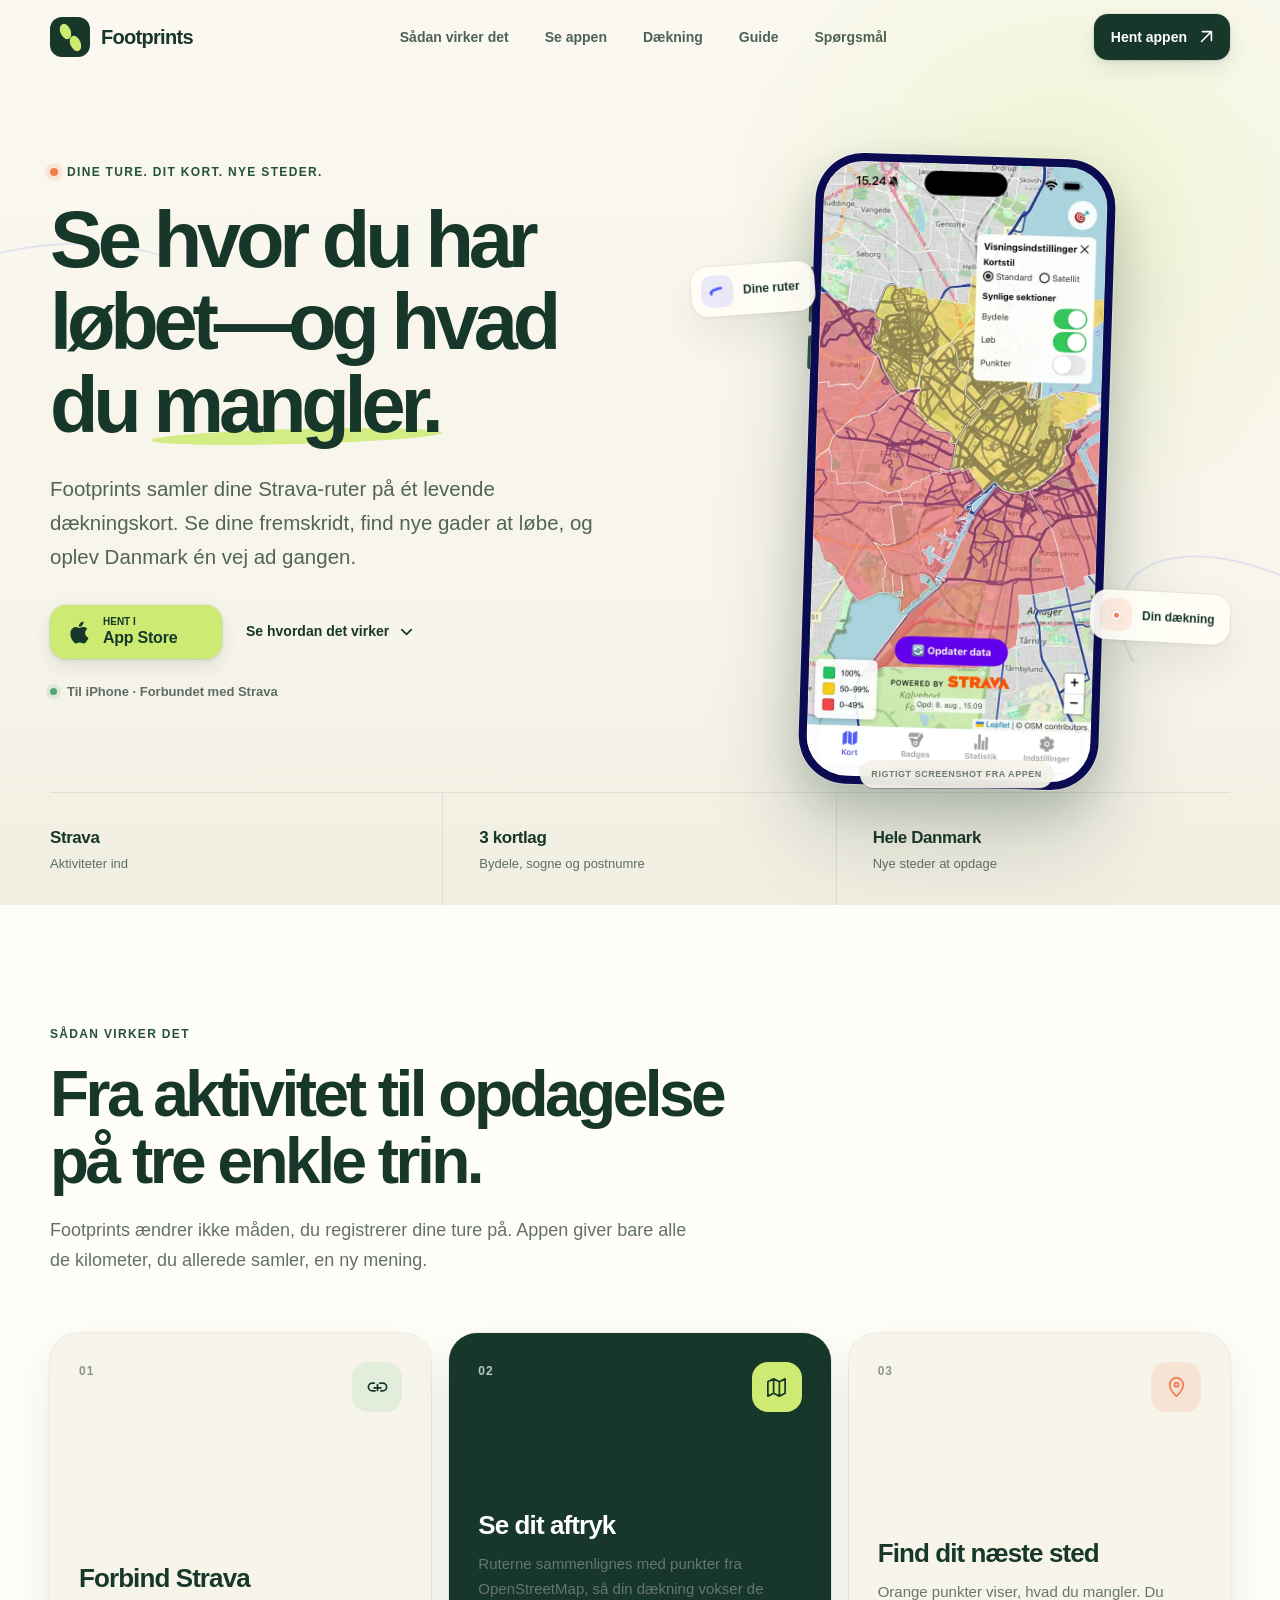
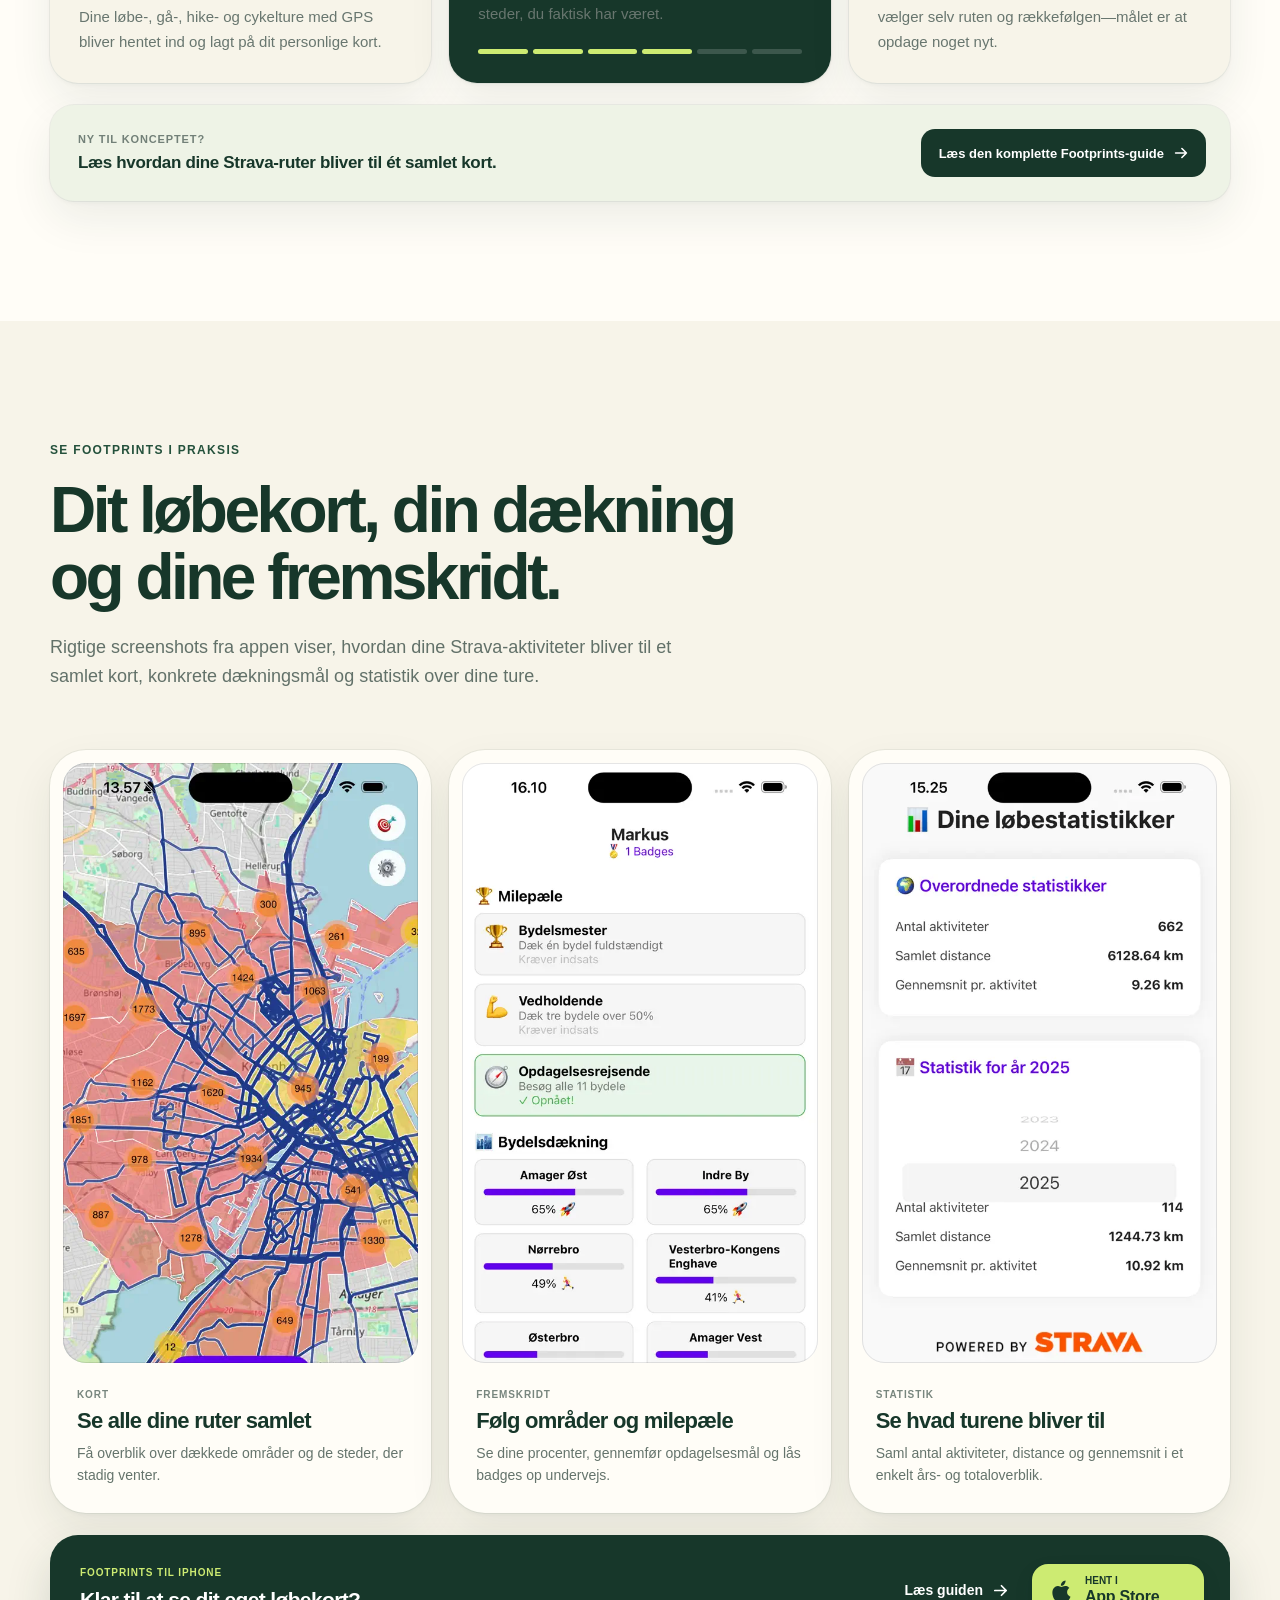
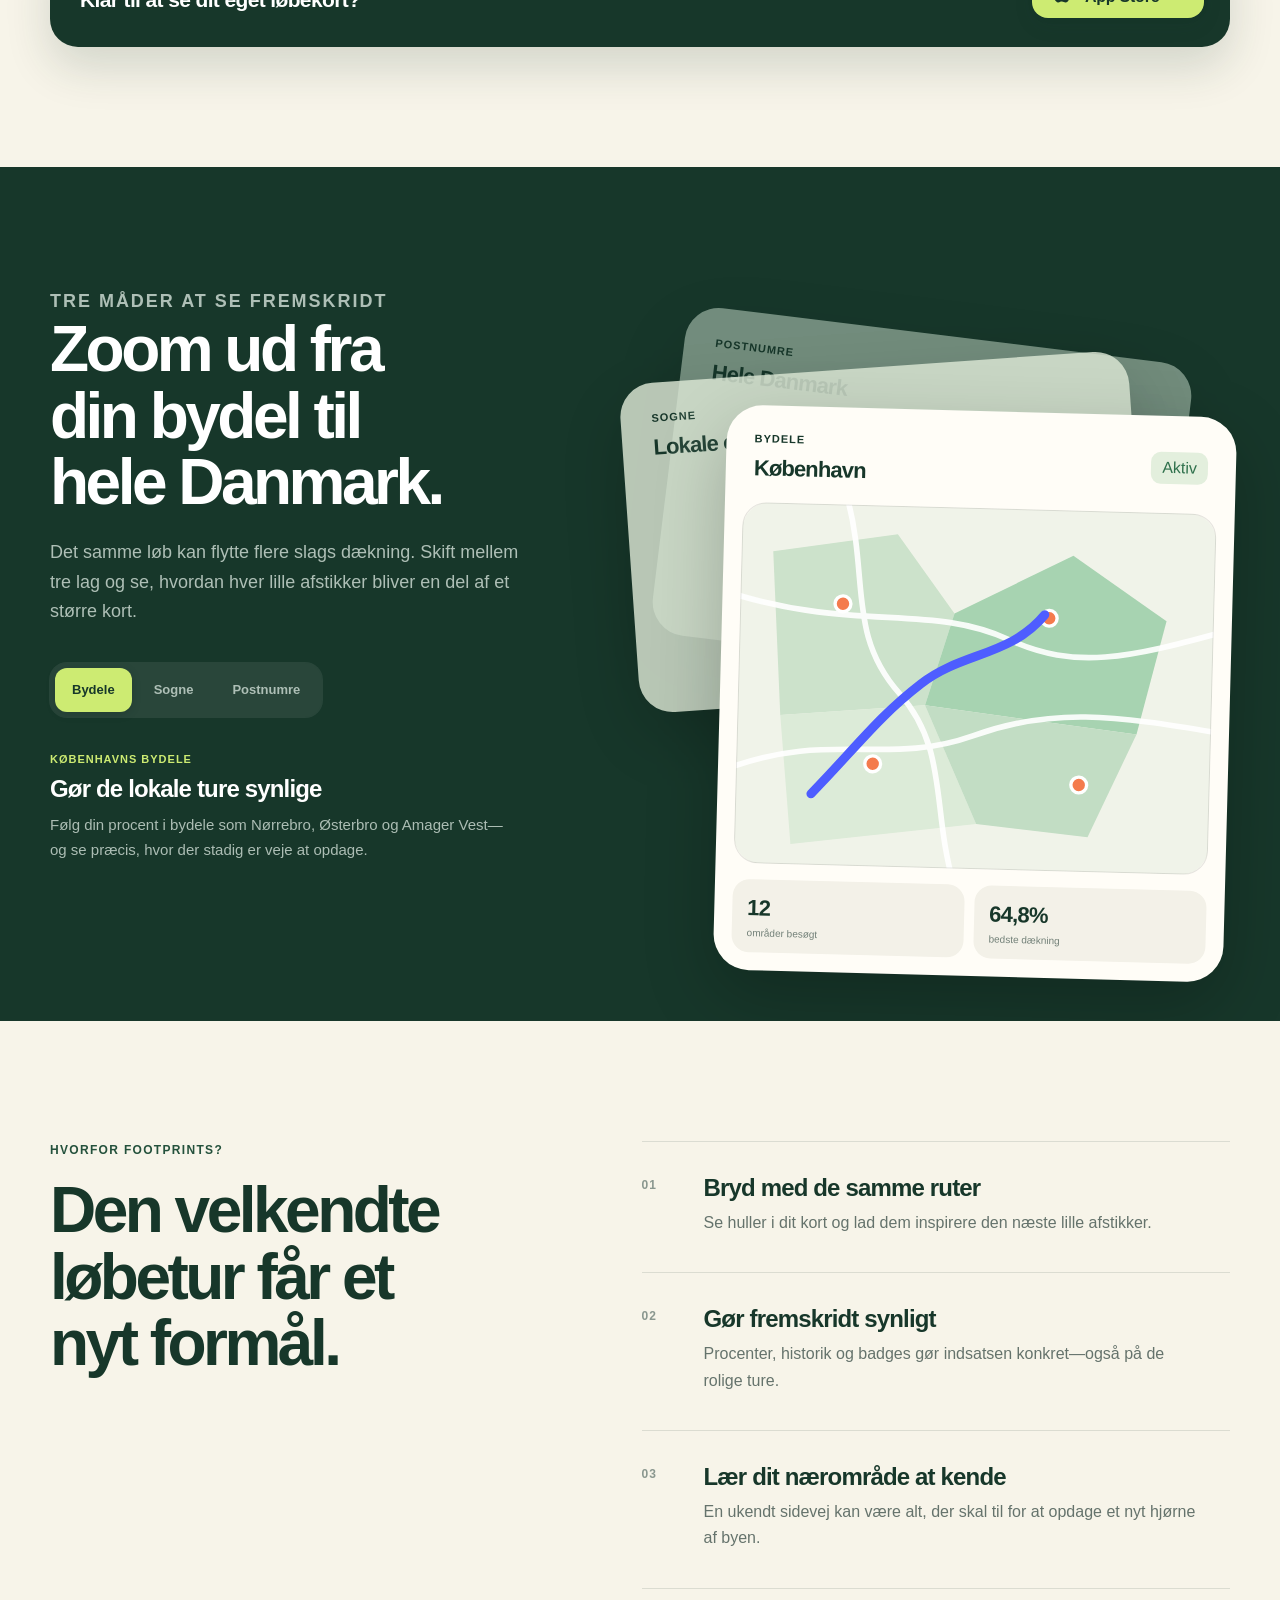
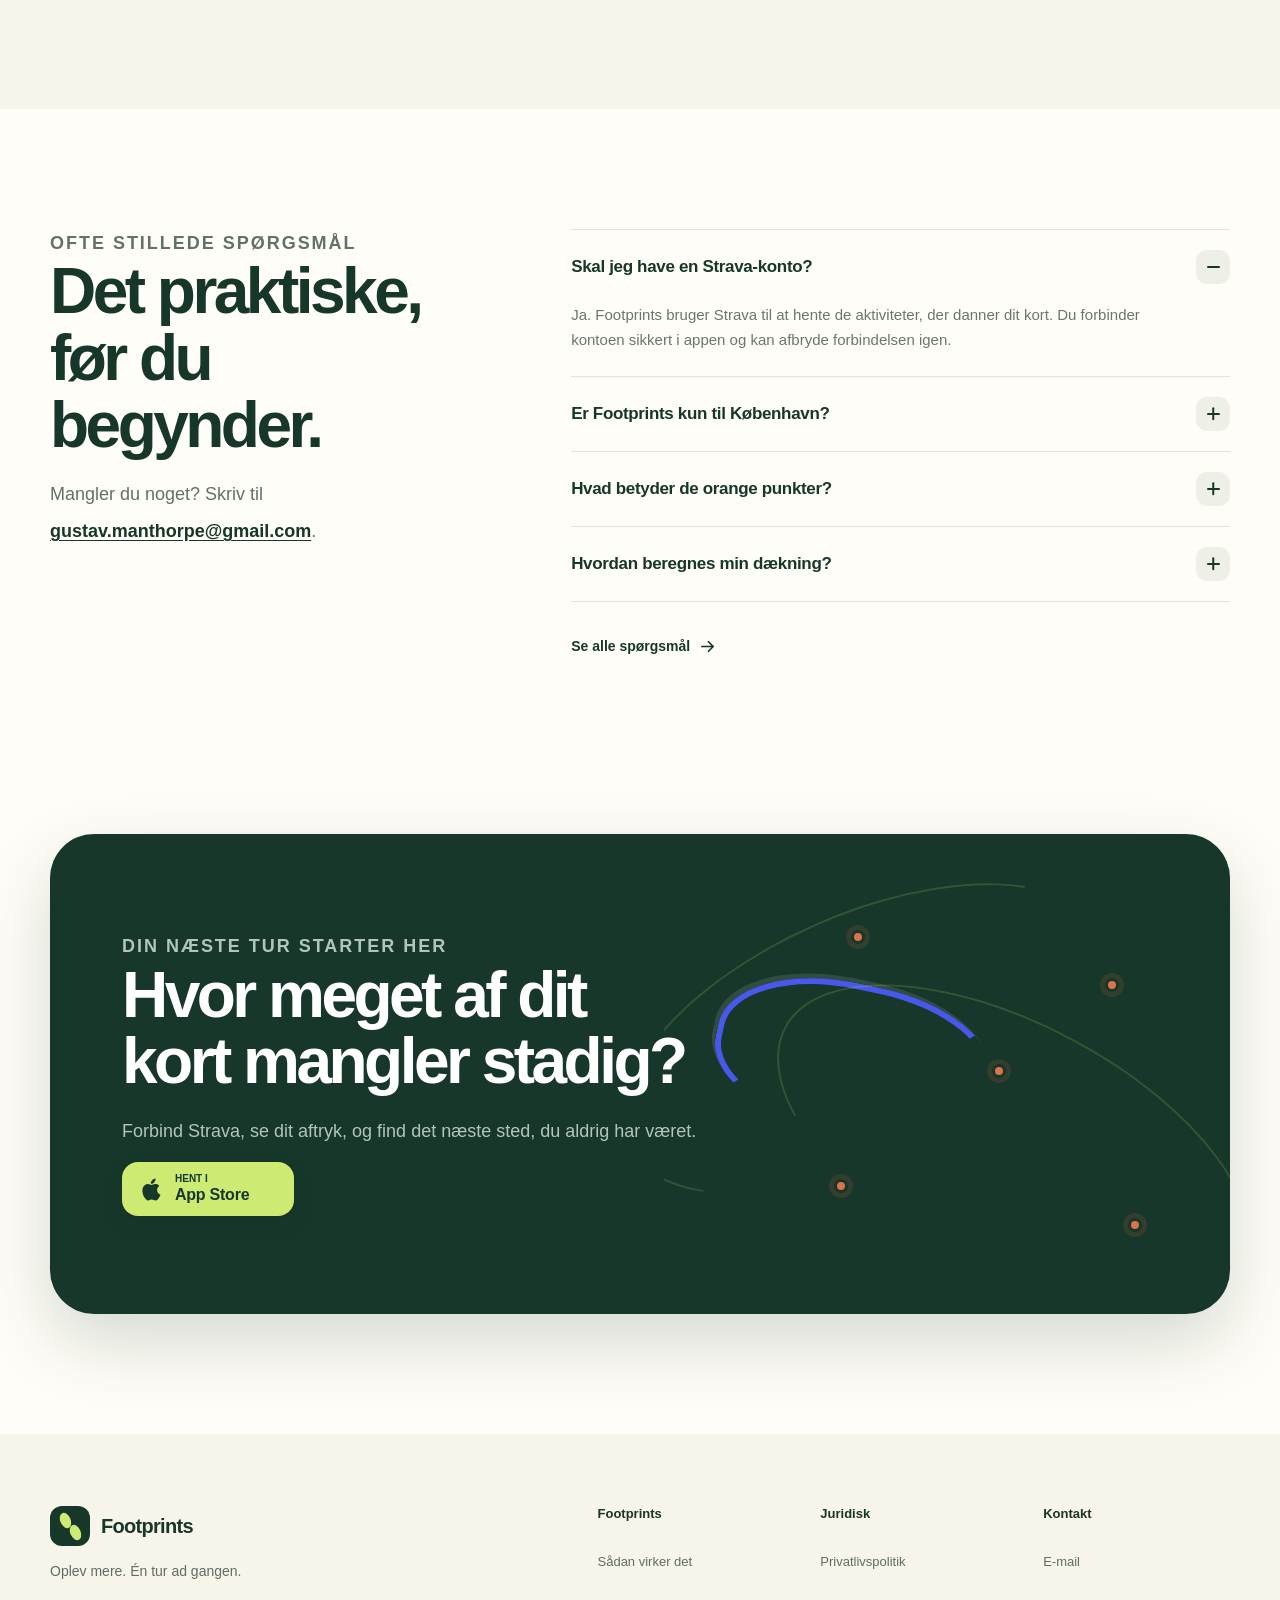
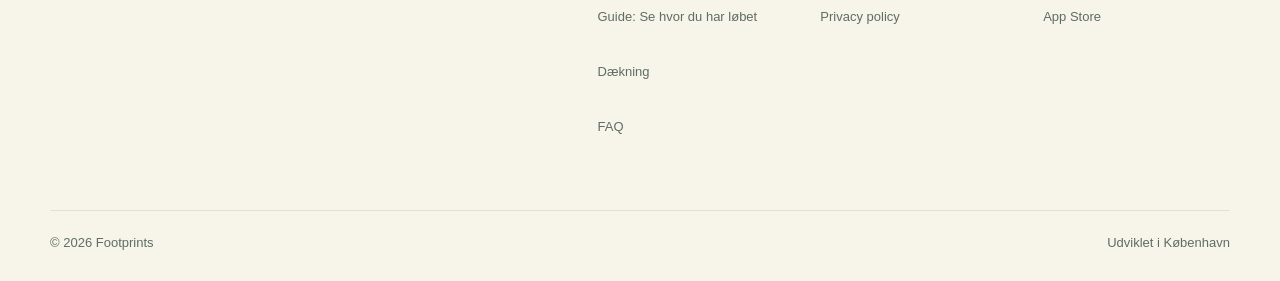
<file: index.html>
<!doctype html>
<html lang="da">
  <head>
    <meta charset="utf-8" />
    <meta name="viewport" content="width=device-width, initial-scale=1" />
    <meta name="theme-color" content="#f7f4e9" />
    <meta name="robots" content="index,follow,max-image-preview:large" />
    <meta name="apple-itunes-app" content="app-id=6747681968" />
    <meta
      name="description"
      content="Forbind Strava og se, hvilke bydele, sogne og postnumre du har udforsket. Footprints hjælper dig med at løbe nye gader og følge din dækning."
    />
    <meta property="og:site_name" content="Footprints" />
    <meta property="og:title" content="Footprints – Se hvor du har løbet på ét kort" />
    <meta
      property="og:description"
      content="Gør dine ture til et dækningskort, find de steder du mangler, og oplev Danmark én vej ad gangen."
    />
    <meta property="og:type" content="website" />
    <meta property="og:locale" content="da_DK" />
    <meta property="og:url" content="https://gust1609.github.io/Footprints-Site/" />
    <meta property="og:image" content="https://gust1609.github.io/Footprints-Site/og-footprints.jpg" />
    <meta property="og:image:width" content="1200" />
    <meta property="og:image:height" content="630" />
    <meta property="og:image:alt" content="Footprints viser Strava-ruter og personlig dækning på et Danmarkskort" />
    <meta name="twitter:card" content="summary_large_image" />
    <meta name="twitter:title" content="Footprints – Se hvor du har løbet på ét kort" />
    <meta name="twitter:description" content="Forbind Strava, se din dækning, og find nye gader at udforske." />
    <meta name="twitter:image" content="https://gust1609.github.io/Footprints-Site/og-footprints.jpg" />
    <link rel="canonical" href="https://gust1609.github.io/Footprints-Site/" />
    <link rel="icon" href="data:image/svg+xml,<svg xmlns=%22http://www.w3.org/2000/svg%22 viewBox=%220 0 64 64%22><rect width=%2264%22 height=%2264%22 rx=%2216%22 fill=%22%2317372A%22/><ellipse cx=%2225%22 cy=%2223%22 rx=%229%22 ry=%2214%22 transform=%22rotate(-22 25 23)%22 fill=%22%23CDEB72%22/><ellipse cx=%2241%22 cy=%2243%22 rx=%229%22 ry=%2214%22 transform=%22rotate(-22 41 43)%22 fill=%22%23CDEB72%22/></svg>" />
    <link rel="stylesheet" href="styles.css" />
    <title>Footprints: Se hvor du har løbet på ét kort</title>
    <script type="application/ld+json">
      {
        "@context": "https://schema.org",
        "@graph": [
          {
            "@type": "WebSite",
            "@id": "https://gust1609.github.io/Footprints-Site/#website",
            "url": "https://gust1609.github.io/Footprints-Site/",
            "name": "Footprints",
            "alternateName": "Footprints – Run Mapper",
            "inLanguage": "da-DK"
          },
          {
            "@type": "MobileApplication",
            "@id": "https://gust1609.github.io/Footprints-Site/#app",
            "name": "Footprints – Run Mapper",
            "operatingSystem": "iOS 15.1 eller nyere",
            "applicationCategory": "HealthApplication",
            "description": "Footprints visualiserer din personlige dækning af danske bydele, sogne og postnumre ud fra dine Strava-aktiviteter.",
            "url": "https://gust1609.github.io/Footprints-Site/",
            "downloadUrl": "https://apps.apple.com/dk/app/footprints-run-mapper/id6747681968",
            "screenshot": [
              "https://gust1609.github.io/Footprints-Site/assets/screenshots/footprints-coverage-map.webp",
              "https://gust1609.github.io/Footprints-Site/assets/screenshots/footprints-badges.webp",
              "https://gust1609.github.io/Footprints-Site/assets/screenshots/footprints-run-statistics.webp"
            ],
            "offers": {
              "@type": "Offer",
              "price": "0",
              "priceCurrency": "DKK",
              "availability": "https://schema.org/InStock"
            }
          }
        ]
      }
    </script>
  </head>
  <body>
    <a class="skip-link" href="#indhold">Gå til indhold</a>

    <header class="site-header" data-header>
      <div class="shell nav-shell">
        <a class="brand" href="#top" aria-label="Footprints – gå til toppen">
          <svg class="brand-mark" viewBox="0 0 40 40" aria-hidden="true">
            <rect width="40" height="40" rx="12" fill="currentColor" />
            <ellipse cx="15.5" cy="14.5" rx="5.2" ry="8" transform="rotate(-24 15.5 14.5)" />
            <ellipse cx="25.5" cy="26.5" rx="5.2" ry="8" transform="rotate(-24 25.5 26.5)" />
          </svg>
          <span>Footprints</span>
        </a>

        <nav class="desktop-nav" aria-label="Primær navigation">
          <a href="#saadan-virker-det">Sådan virker det</a>
          <a href="#se-appen">Se appen</a>
          <a href="#daekning">Dækning</a>
          <a href="se-hvor-du-har-loebet.html">Guide</a>
          <a href="#spoergsmaal">Spørgsmål</a>
        </nav>

        <a
          class="button button-small button-dark"
          href="https://apps.apple.com/dk/app/footprints-run-mapper/id6747681968"
          target="_blank"
          rel="noreferrer"
        >
          <span>Hent appen</span>
          <svg viewBox="0 0 20 20" aria-hidden="true"><path d="M6 4h10v10M15.5 4.5 5 15" /></svg>
        </a>
      </div>
    </header>

    <main id="indhold">
      <section class="hero" id="top">
        <div class="hero-route hero-route-one" aria-hidden="true"></div>
        <div class="hero-route hero-route-two" aria-hidden="true"></div>

        <div class="shell hero-grid">
          <div class="hero-copy">
            <p class="eyebrow hero-enter hero-enter-one">
              <span class="eyebrow-dot" aria-hidden="true"></span>
              Dine ture. Dit kort. Nye steder.
            </p>
            <h1 class="hero-enter hero-enter-two">
              Se hvor du har løbet—og hvad du <em>mangler.</em>
            </h1>
            <p class="hero-lead hero-enter hero-enter-three">
              Footprints samler dine Strava-ruter på ét levende dækningskort. Se dine fremskridt, find nye gader at løbe, og oplev Danmark én vej ad gangen.
            </p>
            <div class="hero-actions hero-enter hero-enter-four">
              <a
                class="button button-primary"
                href="https://apps.apple.com/dk/app/footprints-run-mapper/id6747681968"
                target="_blank"
                rel="noreferrer"
              >
                <svg class="apple-icon" viewBox="0 0 24 24" aria-hidden="true"><path d="M16.7 12.9c0-2.4 2-3.6 2.1-3.7-1.1-1.7-2.9-1.9-3.6-1.9-1.5-.2-3 .9-3.7.9-.8 0-2-1-3.3-.9-1.7 0-3.3 1-4.2 2.6-1.8 3.1-.5 7.7 1.3 10.2.9 1.2 1.9 2.6 3.2 2.5 1.3-.1 1.8-.8 3.4-.8 1.6 0 2 .8 3.4.8 1.4 0 2.3-1.2 3.1-2.5 1-1.4 1.4-2.8 1.4-2.9-.1 0-3.1-1.2-3.1-4.3ZM14.2 5.7c.7-.9 1.2-2.1 1.1-3.3-1.1 0-2.4.7-3.2 1.6-.7.8-1.3 2-1.1 3.2 1.2.1 2.5-.6 3.2-1.5Z" /></svg>
                <span><small>Hent i</small>App Store</span>
              </a>
              <a class="text-link" href="#saadan-virker-det">
                Se hvordan det virker
                <svg viewBox="0 0 20 20" aria-hidden="true"><path d="m5 8 5 5 5-5" /></svg>
              </a>
            </div>
            <p class="hero-note hero-enter hero-enter-five">
              <span class="status-dot" aria-hidden="true"></span>
              Til iPhone · Forbundet med Strava
            </p>
          </div>

          <div class="hero-visual hero-enter hero-enter-three" role="group" aria-label="Rigtigt screenshot af Footprints-appens dækningskort">
            <div class="map-caption map-caption-top">
              <span class="caption-icon caption-route" aria-hidden="true"></span>
              Dine ruter
            </div>

            <div class="phone-frame phone-frame-screenshot">
              <img
                class="hero-app-screenshot"
                src="assets/screenshots/footprints-coverage-map.webp"
                width="600"
                height="1300"
                alt="Footprints på iPhone med Københavns bydele, samlede Strava-ruter og dækningsfarver på kortet"
                fetchpriority="high"
                decoding="async"
              />
            </div>

            <div class="map-caption map-caption-bottom">
              <span class="caption-icon caption-dot" aria-hidden="true"></span>
              Din dækning
            </div>
            <span class="screenshot-label">Rigtigt screenshot fra appen</span>
          </div>
        </div>

        <div class="shell hero-proof" role="group" aria-label="Footprints kort fortalt">
          <div><strong>Strava</strong><span>Aktiviteter ind</span></div>
          <div><strong>3 kortlag</strong><span>Bydele, sogne og postnumre</span></div>
          <div><strong>Hele Danmark</strong><span>Nye steder at opdage</span></div>
        </div>
      </section>

      <section class="section section-how" id="saadan-virker-det">
        <div class="shell">
          <div class="section-heading reveal">
            <p class="eyebrow">Sådan virker det</p>
            <h2>Fra aktivitet til opdagelse på tre enkle trin.</h2>
            <p>Footprints ændrer ikke måden, du registrerer dine ture på. Appen giver bare alle de kilometer, du allerede samler, en ny mening.</p>
          </div>

          <div class="steps-grid">
            <article class="step-card reveal">
              <div class="step-top">
                <span class="step-number">01</span>
                <span class="step-icon">
                  <svg viewBox="0 0 24 24" aria-hidden="true"><path d="M8.5 7.5h-2a4 4 0 0 0 0 8h3m5-8h3a4 4 0 0 1 0 8h-2m-7-3h7M12 9v6" /></svg>
                </span>
              </div>
              <h3>Forbind Strava</h3>
              <p>Dine løbe-, gå-, hike- og cykelture med GPS bliver hentet ind og lagt på dit personlige kort.</p>
            </article>

            <article class="step-card step-card-featured reveal">
              <div class="step-top">
                <span class="step-number">02</span>
                <span class="step-icon">
                  <svg viewBox="0 0 24 24" aria-hidden="true"><path d="m3 6 6-3 6 3 6-3v15l-6 3-6-3-6 3V6Zm6-3v15m6-12v15" /></svg>
                </span>
              </div>
              <h3>Se dit aftryk</h3>
              <p>Ruterne sammenlignes med punkter fra OpenStreetMap, så din dækning vokser de steder, du faktisk har været.</p>
              <div class="mini-progress" role="img" aria-label="Eksempel på voksende dækning">
                <span></span><span></span><span></span><span></span><i></i><i></i>
              </div>
            </article>

            <article class="step-card reveal">
              <div class="step-top">
                <span class="step-number">03</span>
                <span class="step-icon step-icon-orange">
                  <svg viewBox="0 0 24 24" aria-hidden="true"><path d="M12 21s7-5.2 7-12A7 7 0 1 0 5 9c0 6.8 7 12 7 12Z" /><circle cx="12" cy="9" r="2.2" /></svg>
                </span>
              </div>
              <h3>Find dit næste sted</h3>
              <p>Orange punkter viser, hvad du mangler. Du vælger selv ruten og rækkefølgen—målet er at opdage noget nyt.</p>
            </article>
          </div>

          <aside class="guide-callout reveal" aria-label="Dybdegående guide til Footprints">
            <div>
              <span>Ny til konceptet?</span>
              <strong>Læs hvordan dine Strava-ruter bliver til ét samlet kort.</strong>
            </div>
            <a href="se-hvor-du-har-loebet.html">Læs den komplette Footprints-guide <svg viewBox="0 0 20 20" aria-hidden="true"><path d="M4 10h12m-5-5 5 5-5 5" /></svg></a>
          </aside>
        </div>
      </section>

      <section class="section section-product" id="se-appen">
        <div class="shell">
          <div class="section-heading product-heading reveal">
            <p class="eyebrow">Se Footprints i praksis</p>
            <h2>Dit løbekort, din dækning og dine fremskridt.</h2>
            <p>Rigtige screenshots fra appen viser, hvordan dine Strava-aktiviteter bliver til et samlet kort, konkrete dækningsmål og statistik over dine ture.</p>
          </div>

          <div class="app-showcase" role="group" aria-label="Screenshots fra Footprints-appen">
            <figure class="app-shot reveal">
              <div class="app-shot-media app-shot-media-map">
                <img
                  src="assets/screenshots/footprints-missing-points.webp"
                  width="600"
                  height="1300"
                  alt="Footprints-kort med blå løberuter, farvede bydele og orange klynger af manglende punkter i København"
                  loading="lazy"
                  decoding="async"
                />
              </div>
              <figcaption><span>Kort</span><h3>Se alle dine ruter samlet</h3><p>Få overblik over dækkede områder og de steder, der stadig venter.</p></figcaption>
            </figure>

            <figure class="app-shot reveal">
              <div class="app-shot-media app-shot-media-badges">
                <img
                  src="assets/screenshots/footprints-badges.webp"
                  width="600"
                  height="1300"
                  alt="Footprints-badges med milepæle og dækningsprocenter for Københavns bydele"
                  loading="lazy"
                  decoding="async"
                />
              </div>
              <figcaption><span>Fremskridt</span><h3>Følg områder og milepæle</h3><p>Se dine procenter, gennemfør opdagelsesmål og lås badges op undervejs.</p></figcaption>
            </figure>

            <figure class="app-shot reveal">
              <div class="app-shot-media app-shot-media-stats">
                <img
                  src="assets/screenshots/footprints-run-statistics.webp"
                  width="600"
                  height="1300"
                  alt="Footprints-statistik med antal aktiviteter, samlet distance og gennemsnit pr. aktivitet"
                  loading="lazy"
                  decoding="async"
                />
              </div>
              <figcaption><span>Statistik</span><h3>Se hvad turene bliver til</h3><p>Saml antal aktiviteter, distance og gennemsnit i et enkelt års- og totaloverblik.</p></figcaption>
            </figure>
          </div>

          <p class="showcase-swipe-hint" aria-hidden="true">Swipe for at se flere appskærme <span>→</span></p>

          <div class="showcase-footer reveal">
            <div><span>Footprints til iPhone</span><strong>Klar til at se dit eget løbekort?</strong></div>
            <div class="showcase-footer-actions">
              <a class="text-link text-link-light" href="se-hvor-du-har-loebet.html">Læs guiden <svg viewBox="0 0 20 20" aria-hidden="true"><path d="M4 10h12m-5-5 5 5-5 5" /></svg></a>
              <a class="button button-primary" href="https://apps.apple.com/dk/app/footprints-run-mapper/id6747681968" target="_blank" rel="noreferrer">
                <svg class="apple-icon" viewBox="0 0 24 24" aria-hidden="true"><path d="M16.7 12.9c0-2.4 2-3.6 2.1-3.7-1.1-1.7-2.9-1.9-3.6-1.9-1.5-.2-3 .9-3.7.9-.8 0-2-1-3.3-.9-1.7 0-3.3 1-4.2 2.6-1.8 3.1-.5 7.7 1.3 10.2.9 1.2 1.9 2.6 3.2 2.5 1.3-.1 1.8-.8 3.4-.8 1.6 0 2 .8 3.4.8 1.4 0 2.3-1.2 3.1-2.5 1-1.4 1.4-2.8 1.4-2.9-.1 0-3.1-1.2-3.1-4.3ZM14.2 5.7c.7-.9 1.2-2.1 1.1-3.3-1.1 0-2.4.7-3.2 1.6-.7.8-1.3 2-1.1 3.2 1.2.1 2.5-.6 3.2-1.5Z" /></svg>
                <span><small>Hent i</small>App Store</span>
              </a>
            </div>
          </div>
        </div>
      </section>

      <section class="section section-coverage" id="daekning">
        <div class="shell coverage-grid">
          <div class="coverage-copy reveal">
            <p class="eyebrow eyebrow-light">Tre måder at se fremskridt</p>
            <h2>Zoom ud fra din bydel til hele Danmark.</h2>
            <p>Det samme løb kan flytte flere slags dækning. Skift mellem tre lag og se, hvordan hver lille afstikker bliver en del af et større kort.</p>

            <div class="coverage-tabs" role="tablist" aria-label="Vælg kortlag">
              <button class="coverage-tab is-active" id="coverage-tab-districts" type="button" role="tab" aria-selected="true" aria-controls="coverage-districts" data-coverage-tab="districts">Bydele</button>
              <button class="coverage-tab" id="coverage-tab-sogne" type="button" role="tab" aria-selected="false" aria-controls="coverage-sogne" data-coverage-tab="sogne">Sogne</button>
              <button class="coverage-tab" id="coverage-tab-postnumre" type="button" role="tab" aria-selected="false" aria-controls="coverage-postnumre" data-coverage-tab="postnumre">Postnumre</button>
            </div>

            <div class="coverage-panels" aria-live="polite">
              <div class="coverage-panel" id="coverage-districts" role="tabpanel" aria-labelledby="coverage-tab-districts" data-coverage-panel="districts">
                <span class="coverage-panel-label">Københavns bydele</span>
                <h3>Gør de lokale ture synlige</h3>
                <p>Følg din procent i bydele som Nørrebro, Østerbro og Amager Vest—og se præcis, hvor der stadig er veje at opdage.</p>
              </div>
              <div class="coverage-panel" id="coverage-sogne" role="tabpanel" aria-labelledby="coverage-tab-sogne" data-coverage-panel="sogne" hidden>
                <span class="coverage-panel-label">Danske sogne</span>
                <h3>Se landet i mindre bidder</h3>
                <p>Sognene giver dig tusindvis af lokale områder at udforske og gør både hverdagsruten og ferieturen til en del af det samme mål.</p>
              </div>
              <div class="coverage-panel" id="coverage-postnumre" role="tabpanel" aria-labelledby="coverage-tab-postnumre" data-coverage-panel="postnumre" hidden>
                <span class="coverage-panel-label">Meningsfulde postnummerområder</span>
                <h3>Saml hele områder på kortet</h3>
                <p>Følg din dækning på tværs af Danmark i postnummerområder, der er samlet og tegnet, så de giver mening på et løbekort.</p>
              </div>
            </div>
          </div>

          <div class="coverage-visual reveal" role="group" aria-label="Illustration af tre dækningslag">
            <div class="layer-card layer-card-back">
              <span>Postnumre</span>
              <strong>Hele Danmark</strong>
            </div>
            <div class="layer-card layer-card-middle">
              <span>Sogne</span>
              <strong>Lokale områder</strong>
            </div>
            <div class="layer-card layer-card-front">
              <div class="layer-card-header">
                <div><span>Bydele</span><strong>København</strong></div>
                <span class="layer-pill">Aktiv</span>
              </div>
              <svg viewBox="0 0 420 320" role="img" aria-label="Grønne dækningsområder med orange manglende punkter">
                <rect width="420" height="320" rx="24" fill="#f0f3e9" />
                <path d="m28 43 110-18 52 69-24 82-128 12Z" fill="#cce2cb" />
                <path d="m190 94 104-54 84 56-24 101-188-21Z" fill="#a7d3b1" />
                <path d="m38 188 128-12 48 104-164 22Z" fill="#dcebd8" />
                <path d="m166 176 188 21-41 92-99-9Z" fill="#c2ddc4" />
                <g fill="none" stroke="#fff" stroke-width="5" opacity=".9">
                  <path d="M-5 82c109 30 175 4 244 34 59 25 105 14 193-13" />
                  <path d="M93-4c20 69 3 120 50 170 45 48 31 102 53 169" />
                  <path d="M-9 237c91-37 143-6 218-35 69-27 123-22 220-8" />
                </g>
                <g fill="#f47b4d" stroke="#fff" stroke-width="3">
                  <circle cx="91" cy="88" r="7" /><circle cx="274" cy="96" r="7" /><circle cx="121" cy="229" r="7" /><circle cx="304" cy="243" r="7" />
                </g>
                <path d="M67 257c38-41 58-70 95-100 35-29 78-26 108-64" fill="none" stroke="#4e5dff" stroke-width="8" stroke-linecap="round" />
              </svg>
              <div class="layer-stats">
                <div><strong>12</strong><span>områder besøgt</span></div>
                <div><strong>64,8%</strong><span>bedste dækning</span></div>
              </div>
            </div>
          </div>
        </div>
      </section>

      <section class="section section-purpose">
        <div class="shell purpose-grid">
          <div class="purpose-intro reveal">
            <p class="eyebrow">Hvorfor Footprints?</p>
            <h2>Den velkendte løbetur får et nyt formål.</h2>
          </div>
          <div class="purpose-list">
            <article class="purpose-item reveal">
              <span class="purpose-number">01</span>
              <div><h3>Bryd med de samme ruter</h3><p>Se huller i dit kort og lad dem inspirere den næste lille afstikker.</p></div>
            </article>
            <article class="purpose-item reveal">
              <span class="purpose-number">02</span>
              <div><h3>Gør fremskridt synligt</h3><p>Procenter, historik og badges gør indsatsen konkret—også på de rolige ture.</p></div>
            </article>
            <article class="purpose-item reveal">
              <span class="purpose-number">03</span>
              <div><h3>Lær dit nærområde at kende</h3><p>En ukendt sidevej kan være alt, der skal til for at opdage et nyt hjørne af byen.</p></div>
            </article>
          </div>
        </div>
      </section>

      <section class="section section-faq" id="spoergsmaal">
        <div class="shell faq-grid">
          <div class="faq-intro reveal">
            <p class="eyebrow">Ofte stillede spørgsmål</p>
            <h2>Det praktiske, før du begynder.</h2>
            <p>Mangler du noget? Skriv til <a href="mailto:gustav.manthorpe@gmail.com">gustav.manthorpe@gmail.com</a>.</p>
          </div>

          <div class="faq-list reveal">
            <article class="faq-item is-open">
              <h3>
                <button type="button" aria-expanded="true" aria-controls="faq-answer-1">
                  Skal jeg have en Strava-konto?
                  <span class="faq-icon" aria-hidden="true"><i></i><i></i></span>
                </button>
              </h3>
              <div class="faq-answer" id="faq-answer-1"><p>Ja. Footprints bruger Strava til at hente de aktiviteter, der danner dit kort. Du forbinder kontoen sikkert i appen og kan afbryde forbindelsen igen.</p></div>
            </article>
            <article class="faq-item">
              <h3>
                <button type="button" aria-expanded="false" aria-controls="faq-answer-2">
                  Er Footprints kun til København?
                  <span class="faq-icon" aria-hidden="true"><i></i><i></i></span>
                </button>
              </h3>
              <div class="faq-answer" id="faq-answer-2" hidden><p>Nej. Du kan følge bydele i København samt sogne og meningsfulde postnummerområder i hele Danmark.</p></div>
            </article>
            <article class="faq-item">
              <h3>
                <button type="button" aria-expanded="false" aria-controls="faq-answer-3">
                  Hvad betyder de orange punkter?
                  <span class="faq-icon" aria-hidden="true"><i></i><i></i></span>
                </button>
              </h3>
              <div class="faq-answer" id="faq-answer-3" hidden><p>De viser steder, du endnu ikke har dækket. Du vælger selv, hvilke punkter du vil opsøge, hvilken rute du tager, og i hvilken rækkefølge.</p></div>
            </article>
            <article class="faq-item">
              <h3>
                <button type="button" aria-expanded="false" aria-controls="faq-answer-4">
                  Hvordan beregnes min dækning?
                  <span class="faq-icon" aria-hidden="true"><i></i><i></i></span>
                </button>
              </h3>
              <div class="faq-answer" id="faq-answer-4" hidden><p>Din GPS-rute sammenlignes med relevante vej- og stipunkter fra OpenStreetMap. Når ruten kommer tæt på et punkt, tæller det som besøgt i de områder, punktet tilhører.</p></div>
            </article>
            <a class="faq-more" href="faq.html">Se alle spørgsmål <svg viewBox="0 0 20 20" aria-hidden="true"><path d="M4 10h12m-5-5 5 5-5 5" /></svg></a>
          </div>
        </div>
      </section>

      <section class="section section-cta">
        <div class="shell">
          <div class="cta-card reveal">
            <div class="cta-map" aria-hidden="true">
              <span></span><span></span><span></span><span></span><span></span>
              <i></i>
            </div>
            <div class="cta-copy">
              <p class="eyebrow eyebrow-light">Din næste tur starter her</p>
              <h2>Hvor meget af dit kort mangler stadig?</h2>
              <p>Forbind Strava, se dit aftryk, og find det næste sted, du aldrig har været.</p>
              <a
                class="button button-primary"
                href="https://apps.apple.com/dk/app/footprints-run-mapper/id6747681968"
                target="_blank"
                rel="noreferrer"
              >
                <svg class="apple-icon" viewBox="0 0 24 24" aria-hidden="true"><path d="M16.7 12.9c0-2.4 2-3.6 2.1-3.7-1.1-1.7-2.9-1.9-3.6-1.9-1.5-.2-3 .9-3.7.9-.8 0-2-1-3.3-.9-1.7 0-3.3 1-4.2 2.6-1.8 3.1-.5 7.7 1.3 10.2.9 1.2 1.9 2.6 3.2 2.5 1.3-.1 1.8-.8 3.4-.8 1.6 0 2 .8 3.4.8 1.4 0 2.3-1.2 3.1-2.5 1-1.4 1.4-2.8 1.4-2.9-.1 0-3.1-1.2-3.1-4.3ZM14.2 5.7c.7-.9 1.2-2.1 1.1-3.3-1.1 0-2.4.7-3.2 1.6-.7.8-1.3 2-1.1 3.2 1.2.1 2.5-.6 3.2-1.5Z" /></svg>
                <span><small>Hent i</small>App Store</span>
              </a>
            </div>
          </div>
        </div>
      </section>
    </main>

    <footer class="site-footer">
      <div class="shell footer-grid">
        <div>
          <a class="brand footer-brand" href="#top">
            <svg class="brand-mark" viewBox="0 0 40 40" aria-hidden="true">
              <rect width="40" height="40" rx="12" fill="currentColor" />
              <ellipse cx="15.5" cy="14.5" rx="5.2" ry="8" transform="rotate(-24 15.5 14.5)" />
              <ellipse cx="25.5" cy="26.5" rx="5.2" ry="8" transform="rotate(-24 25.5 26.5)" />
            </svg>
            <span>Footprints</span>
          </a>
          <p>Oplev mere. Én tur ad gangen.</p>
        </div>
        <div class="footer-links">
          <div><strong>Footprints</strong><a href="#saadan-virker-det">Sådan virker det</a><a href="se-hvor-du-har-loebet.html">Guide: Se hvor du har løbet</a><a href="#daekning">Dækning</a><a href="faq.html">FAQ</a></div>
          <div><strong>Juridisk</strong><a href="privacy-da.html">Privatlivspolitik</a><a href="privacy-en.html" lang="en">Privacy policy</a></div>
          <div><strong>Kontakt</strong><a href="mailto:gustav.manthorpe@gmail.com">E-mail</a><a href="https://apps.apple.com/dk/app/footprints-run-mapper/id6747681968" target="_blank" rel="noreferrer">App Store</a></div>
        </div>
      </div>
      <div class="shell footer-bottom"><span>© <span data-current-year>2026</span> Footprints</span><span>Udviklet i København</span></div>
    </footer>

    <script src="script.js" defer></script>
  </body>
</html>
</file>
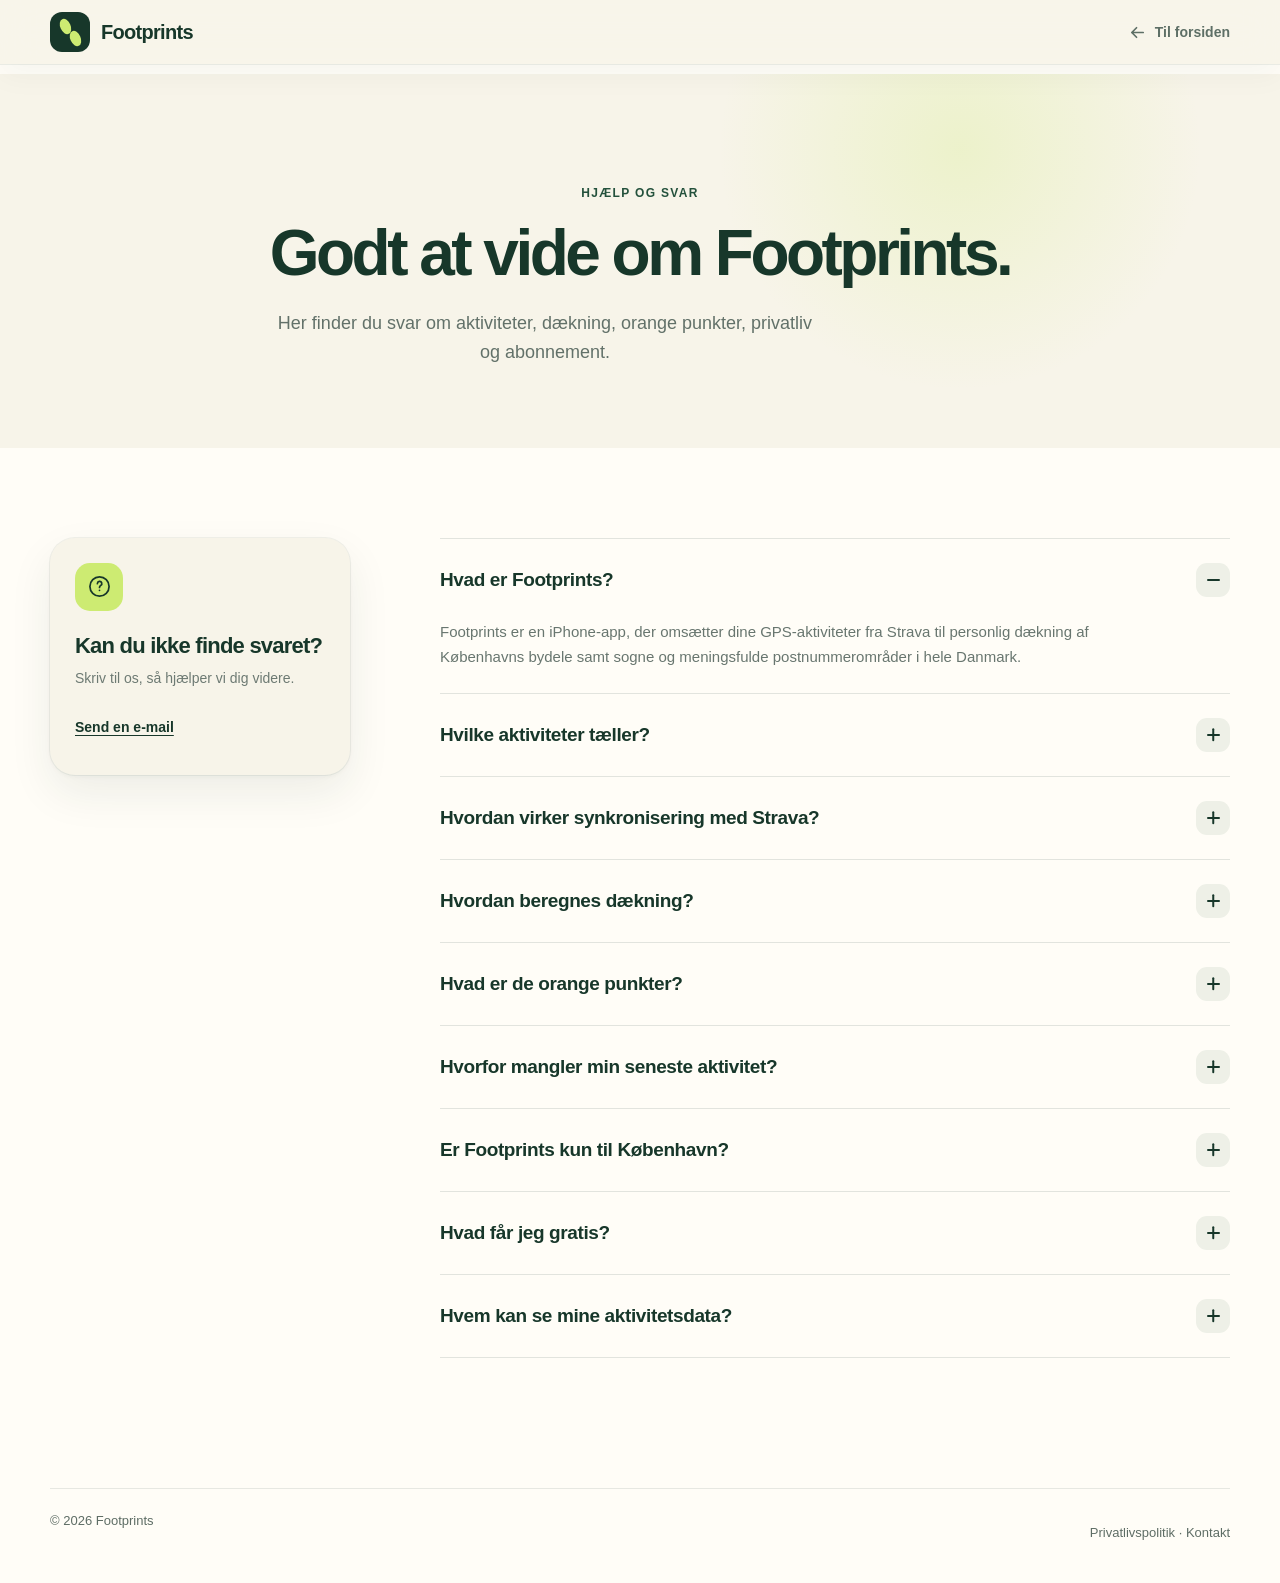
<file: faq.html>
<!doctype html>
<html lang="da">
  <head>
    <meta charset="utf-8" />
    <meta name="viewport" content="width=device-width, initial-scale=1" />
    <meta name="theme-color" content="#f7f4e9" />
    <meta name="robots" content="index,follow,max-image-preview:large" />
    <meta name="apple-itunes-app" content="app-id=6747681968" />
    <meta name="description" content="Få svar om Footprints, Strava-synkronisering, dækningskort, orange punkter, aktiviteter, gratis adgang, Pro og privatliv." />
    <meta property="og:site_name" content="Footprints" />
    <meta property="og:title" content="Spørgsmål og svar om Footprints" />
    <meta property="og:description" content="Få svar om Strava, dækningskort, aktiviteter, orange punkter og Footprints Pro." />
    <meta property="og:type" content="website" />
    <meta property="og:locale" content="da_DK" />
    <meta property="og:url" content="https://gust1609.github.io/Footprints-Site/faq.html" />
    <meta property="og:image" content="https://gust1609.github.io/Footprints-Site/og-footprints.jpg" />
    <meta property="og:image:width" content="1200" />
    <meta property="og:image:height" content="630" />
    <meta property="og:image:alt" content="Footprints viser Strava-ruter og personlig dækning på et Danmarkskort" />
    <meta name="twitter:card" content="summary_large_image" />
    <meta name="twitter:title" content="Spørgsmål og svar om Footprints" />
    <meta name="twitter:description" content="Få svar om Strava, dækningskort, aktiviteter, orange punkter og Footprints Pro." />
    <meta name="twitter:image" content="https://gust1609.github.io/Footprints-Site/og-footprints.jpg" />
    <link rel="canonical" href="https://gust1609.github.io/Footprints-Site/faq.html" />
    <link rel="icon" href="data:image/svg+xml,<svg xmlns=%22http://www.w3.org/2000/svg%22 viewBox=%220 0 64 64%22><rect width=%2264%22 height=%2264%22 rx=%2216%22 fill=%22%2317372A%22/><ellipse cx=%2225%22 cy=%2223%22 rx=%229%22 ry=%2214%22 transform=%22rotate(-22 25 23)%22 fill=%22%23CDEB72%22/><ellipse cx=%2241%22 cy=%2243%22 rx=%229%22 ry=%2214%22 transform=%22rotate(-22 41 43)%22 fill=%22%23CDEB72%22/></svg>" />
    <link rel="stylesheet" href="styles.css" />
    <title>Spørgsmål og svar – Footprints</title>
    <script type="application/ld+json">
      {
        "@context": "https://schema.org",
        "@graph": [
          {
            "@type": "FAQPage",
            "@id": "https://gust1609.github.io/Footprints-Site/faq.html#faq",
            "mainEntity": [
              {"@type":"Question","name":"Hvad er Footprints?","acceptedAnswer":{"@type":"Answer","text":"Footprints er en iPhone-app, der omsætter GPS-aktiviteter fra Strava til personlig dækning af Københavns bydele samt sogne og meningsfulde postnummerområder i hele Danmark."}},
              {"@type":"Question","name":"Hvilke aktiviteter tæller?","acceptedAnswer":{"@type":"Answer","text":"Løb, trailløb, gåture, hikes og udvalgte cykelture kan tælle, når aktiviteten har GPS-data."}},
              {"@type":"Question","name":"Hvordan virker synkronisering med Strava?","acceptedAnswer":{"@type":"Answer","text":"Når Strava-kontoen er forbundet, kan Footprints hente nye og opdaterede aktiviteter. Strava giver normalt appen besked om ændringer, og du kan også starte en manuel opdatering fra kortet."}},
              {"@type":"Question","name":"Hvordan beregnes dækning?","acceptedAnswer":{"@type":"Answer","text":"Footprints sammenligner GPS-ruten med relevante vej- og stipunkter fra OpenStreetMap. Punkter tæt på ruten bliver markeret som besøgt, og områdets procent viser besøgte punkter i forhold til det samlede antal."}},
              {"@type":"Question","name":"Hvad er de orange punkter?","acceptedAnswer":{"@type":"Answer","text":"Orange punkter er steder, du endnu ikke har dækket. De er inspiration til næste tur; du vælger selv ruten og rækkefølgen."}},
              {"@type":"Question","name":"Hvorfor mangler min seneste aktivitet?","acceptedAnswer":{"@type":"Answer","text":"Behandling kan tage et øjeblik. Åbn kortet og brug opdateringsknappen. Kontrollér også, at aktiviteten har GPS-data, og at din Strava-forbindelse stadig er aktiv."}},
              {"@type":"Question","name":"Er Footprints kun til København?","acceptedAnswer":{"@type":"Answer","text":"Nej. Bydelslaget dækker København, mens sogne og meningsfulde postnummerområder gør det muligt at følge fremskridt på tværs af Danmark."}},
              {"@type":"Question","name":"Hvad får jeg gratis?","acceptedAnswer":{"@type":"Answer","text":"Gratisversionen giver adgang til to bydele, to sogne og to postnummerområder, som vælges automatisk efter din højeste dækning. Alle fremskridt gemmes. Pro åbner alle områder."}},
              {"@type":"Question","name":"Hvem kan se mine aktivitetsdata?","acceptedAnswer":{"@type":"Answer","text":"Dine ruter og dit personlige kort er knyttet til din konto. Footprints bruger dataene til appens funktioner. Du kan læse detaljerne i privatlivspolitikken og kan slette din konto fra indstillingerne."}}
            ]
          },
          {
            "@type": "BreadcrumbList",
            "itemListElement": [
              {"@type":"ListItem","position":1,"name":"Footprints","item":"https://gust1609.github.io/Footprints-Site/"},
              {"@type":"ListItem","position":2,"name":"Spørgsmål og svar","item":"https://gust1609.github.io/Footprints-Site/faq.html"}
            ]
          }
        ]
      }
    </script>
  </head>
  <body class="support-page">
    <a class="skip-link" href="#indhold">Gå til indhold</a>
    <header class="site-header is-solid" data-header>
      <div class="shell nav-shell">
        <a class="brand" href="index.html" aria-label="Footprints – gå til forsiden">
          <svg class="brand-mark" viewBox="0 0 40 40" aria-hidden="true"><rect width="40" height="40" rx="12" fill="currentColor" /><ellipse cx="15.5" cy="14.5" rx="5.2" ry="8" transform="rotate(-24 15.5 14.5)" /><ellipse cx="25.5" cy="26.5" rx="5.2" ry="8" transform="rotate(-24 25.5 26.5)" /></svg>
          <span>Footprints</span>
        </a>
        <a class="back-link" href="index.html"><svg viewBox="0 0 20 20" aria-hidden="true"><path d="M16 10H4m5-5-5 5 5 5" /></svg> Til forsiden</a>
      </div>
    </header>

    <main id="indhold" class="support-main">
      <section class="support-hero">
        <div class="shell support-hero-inner">
          <p class="eyebrow">Hjælp og svar</p>
          <h1>Godt at vide om Footprints.</h1>
          <p>Her finder du svar om aktiviteter, dækning, orange punkter, privatliv og abonnement.</p>
        </div>
      </section>

      <section class="shell support-content">
        <div class="support-aside">
          <span class="support-aside-icon">
            <svg viewBox="0 0 24 24" aria-hidden="true"><path d="M12 22a10 10 0 1 0 0-20 10 10 0 0 0 0 20Zm0-6v.01M9.8 9a2.3 2.3 0 1 1 3.4 2c-.8.5-1.2 1-1.2 2" /></svg>
          </span>
          <h2>Kan du ikke finde svaret?</h2>
          <p>Skriv til os, så hjælper vi dig videre.</p>
          <a href="mailto:gustav.manthorpe@gmail.com">Send en e-mail</a>
        </div>

        <div class="faq-list support-faq">
          <article class="faq-item is-open">
            <h2><button type="button" aria-expanded="true" aria-controls="support-answer-1">Hvad er Footprints?<span class="faq-icon" aria-hidden="true"><i></i><i></i></span></button></h2>
            <div class="faq-answer" id="support-answer-1"><p>Footprints er en iPhone-app, der omsætter dine GPS-aktiviteter fra Strava til personlig dækning af Københavns bydele samt sogne og meningsfulde postnummerområder i hele Danmark.</p></div>
          </article>
          <article class="faq-item">
            <h2><button type="button" aria-expanded="false" aria-controls="support-answer-2">Hvilke aktiviteter tæller?<span class="faq-icon" aria-hidden="true"><i></i><i></i></span></button></h2>
            <div class="faq-answer" id="support-answer-2" hidden><p>Løb, trailløb, gåture, hikes og udvalgte cykelture kan tælle, når aktiviteten har GPS-data. Aktiviteter uden en registreret rute kan ikke bruges til dækning.</p></div>
          </article>
          <article class="faq-item">
            <h2><button type="button" aria-expanded="false" aria-controls="support-answer-3">Hvordan virker synkronisering med Strava?<span class="faq-icon" aria-hidden="true"><i></i><i></i></span></button></h2>
            <div class="faq-answer" id="support-answer-3" hidden><p>Når din Strava-konto er forbundet, kan Footprints hente nye og opdaterede aktiviteter. Strava giver normalt appen besked om ændringer, og du kan også starte en manuel opdatering fra kortet.</p></div>
          </article>
          <article class="faq-item">
            <h2><button type="button" aria-expanded="false" aria-controls="support-answer-4">Hvordan beregnes dækning?<span class="faq-icon" aria-hidden="true"><i></i><i></i></span></button></h2>
            <div class="faq-answer" id="support-answer-4" hidden><p>Footprints sammenligner din GPS-rute med relevante vej- og stipunkter fra OpenStreetMap. Punkter tæt på ruten bliver markeret som besøgt, og områdets procent viser besøgte punkter i forhold til det samlede antal.</p></div>
          </article>
          <article class="faq-item">
            <h2><button type="button" aria-expanded="false" aria-controls="support-answer-5">Hvad er de orange punkter?<span class="faq-icon" aria-hidden="true"><i></i><i></i></span></button></h2>
            <div class="faq-answer" id="support-answer-5" hidden><p>Orange punkter er steder, du endnu ikke har dækket. De er inspiration til din næste tur; du vælger selv ruten og rækkefølgen.</p></div>
          </article>
          <article class="faq-item">
            <h2><button type="button" aria-expanded="false" aria-controls="support-answer-6">Hvorfor mangler min seneste aktivitet?<span class="faq-icon" aria-hidden="true"><i></i><i></i></span></button></h2>
            <div class="faq-answer" id="support-answer-6" hidden><p>Behandling kan tage et øjeblik. Åbn kortet og brug opdateringsknappen. Kontrollér også, at aktiviteten har GPS-data, og at din Strava-forbindelse stadig er aktiv.</p></div>
          </article>
          <article class="faq-item">
            <h2><button type="button" aria-expanded="false" aria-controls="support-answer-7">Er Footprints kun til København?<span class="faq-icon" aria-hidden="true"><i></i><i></i></span></button></h2>
            <div class="faq-answer" id="support-answer-7" hidden><p>Nej. Bydelslaget dækker København, mens sogne og meningsfulde postnummerområder gør det muligt at følge fremskridt på tværs af Danmark.</p></div>
          </article>
          <article class="faq-item">
            <h2><button type="button" aria-expanded="false" aria-controls="support-answer-8">Hvad får jeg gratis?<span class="faq-icon" aria-hidden="true"><i></i><i></i></span></button></h2>
            <div class="faq-answer" id="support-answer-8" hidden><p>Gratisversionen giver adgang til to bydele, to sogne og to postnummerområder, som vælges automatisk efter din højeste dækning. Alle dine fremskridt gemmes. Pro åbner alle områder.</p></div>
          </article>
          <article class="faq-item">
            <h2><button type="button" aria-expanded="false" aria-controls="support-answer-9">Hvem kan se mine aktivitetsdata?<span class="faq-icon" aria-hidden="true"><i></i><i></i></span></button></h2>
            <div class="faq-answer" id="support-answer-9" hidden><p>Dine ruter og dit personlige kort er knyttet til din konto. Footprints bruger dataene til appens funktioner. Du kan læse detaljerne i <a href="privacy-da.html">privatlivspolitikken</a> og kan slette din konto fra indstillingerne.</p></div>
          </article>
        </div>
      </section>
    </main>

    <footer class="site-footer compact-footer">
      <div class="shell footer-bottom"><span>© <span data-current-year>2026</span> Footprints</span><span><a href="privacy-da.html">Privatlivspolitik</a> · <a href="mailto:gustav.manthorpe@gmail.com">Kontakt</a></span></div>
    </footer>
    <script src="script.js" defer></script>
  </body>
</html>
</file>
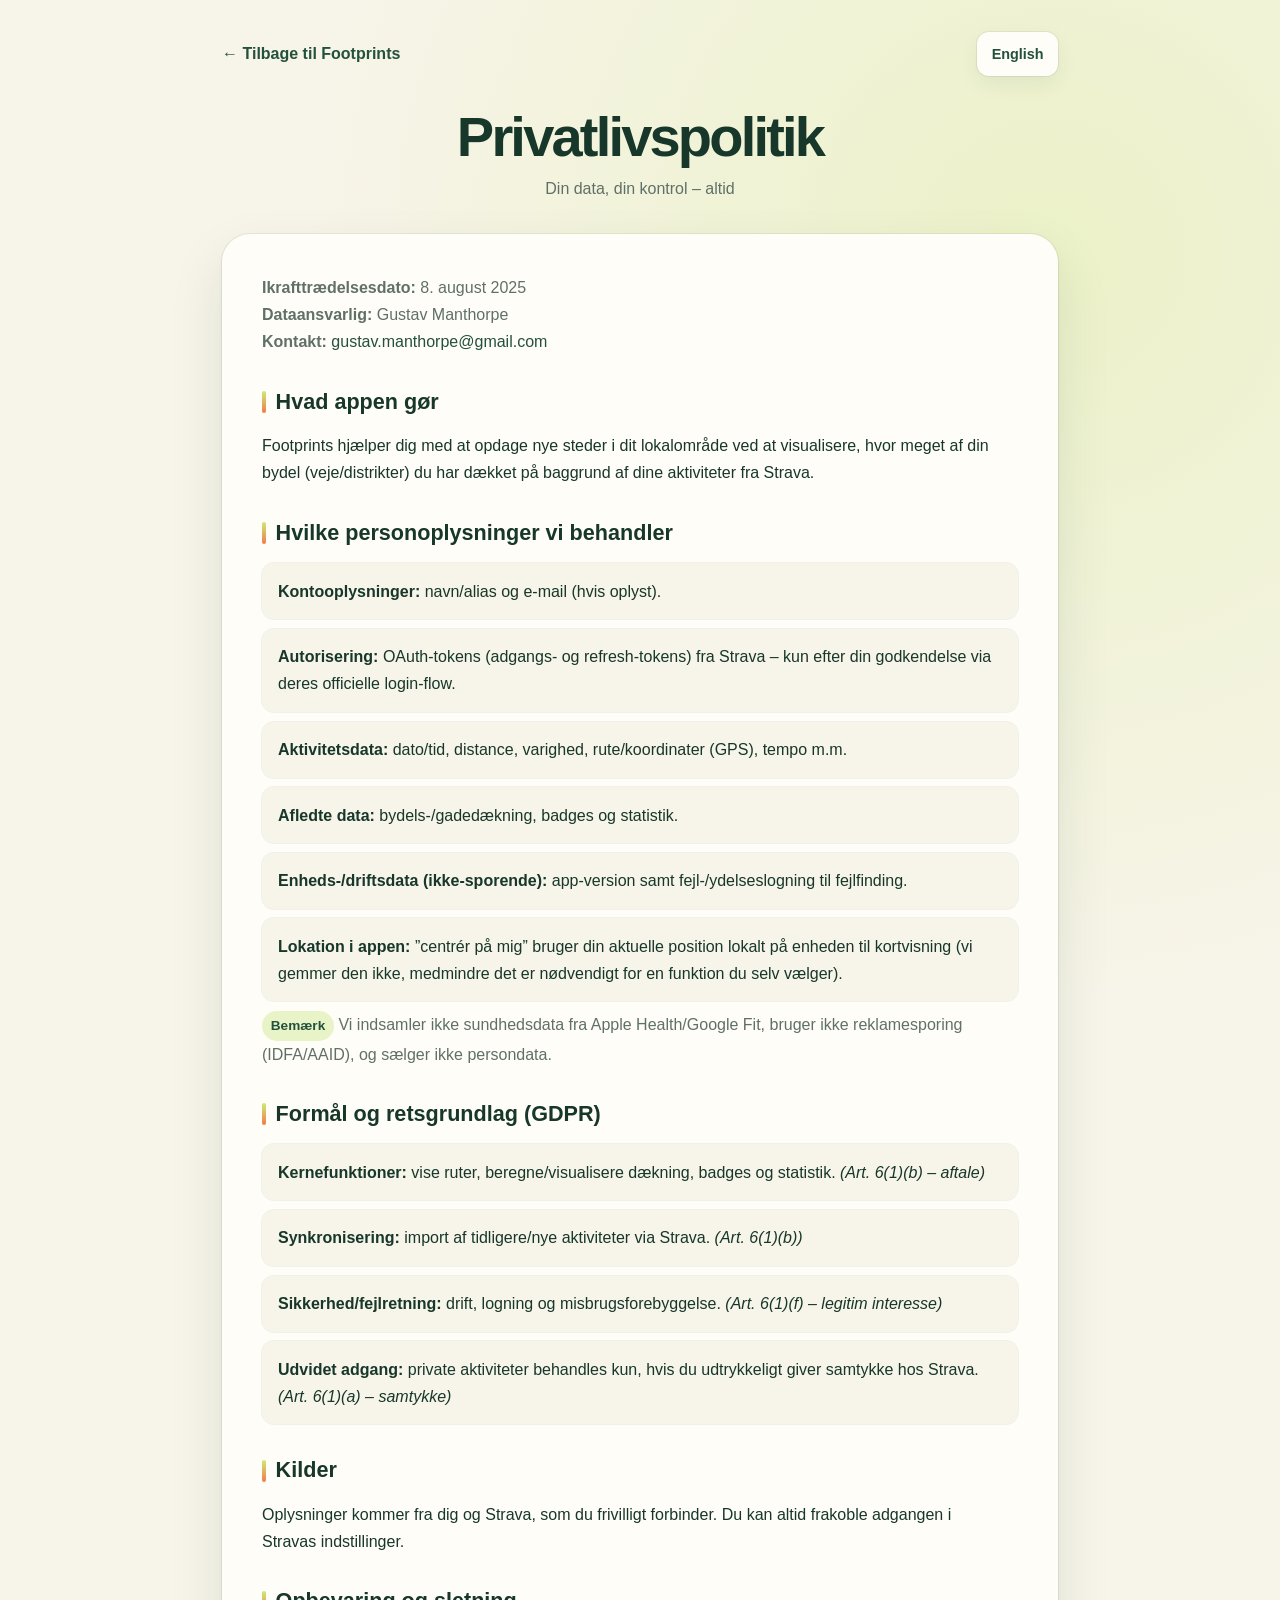
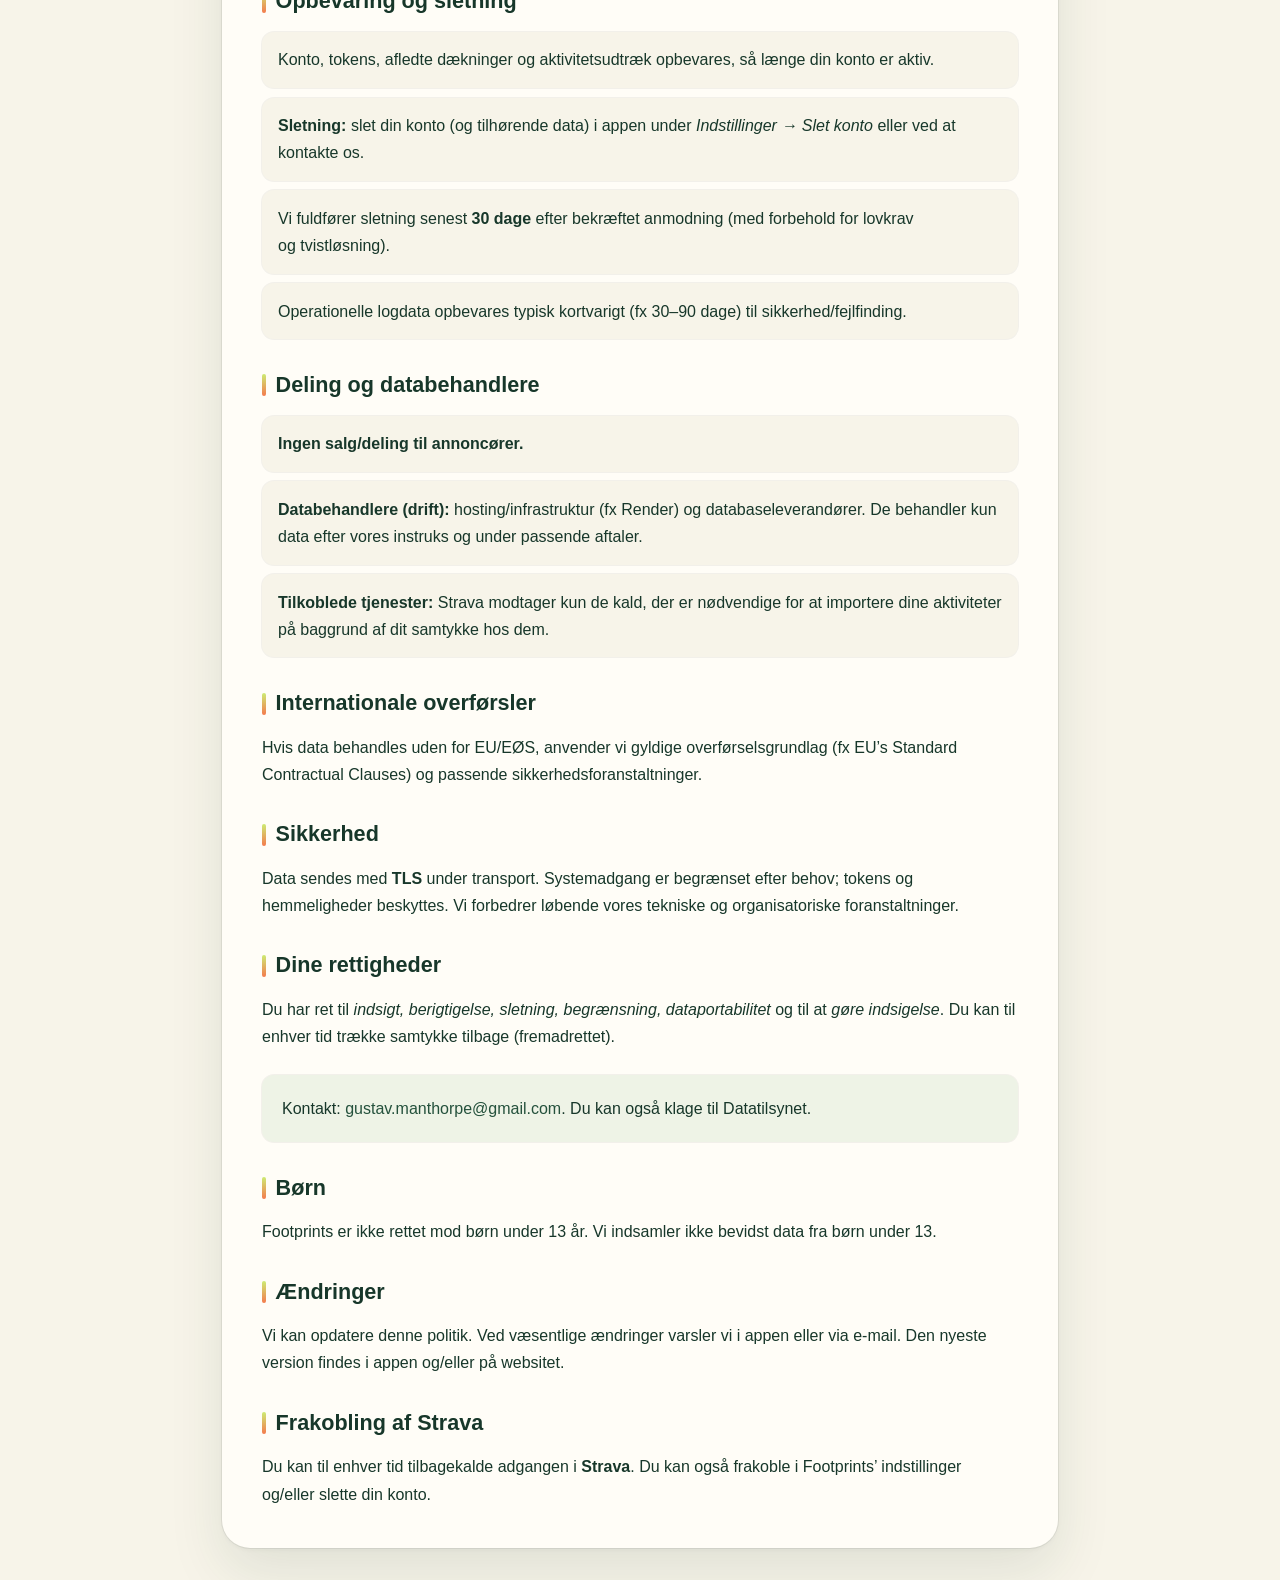
<file: privacy-da.html>
<!-- privacy-da.html -->
<!doctype html>
<html lang="da">
<head>
  <meta charset="UTF-8" />
  <meta name="viewport" content="width=device-width, initial-scale=1.0"/>
  <meta name="theme-color" content="#f7f4e9" />
  <meta name="robots" content="index,follow" />
  <meta name="description" content="Læs hvordan Footprints behandler konto-, Strava-, aktivitets- og lokationsdata, og hvordan du bruger dine GDPR-rettigheder." />
  <link rel="canonical" href="https://gust1609.github.io/Footprints-Site/privacy-da.html" />
  <link rel="alternate" hreflang="da" href="https://gust1609.github.io/Footprints-Site/privacy-da.html" />
  <link rel="alternate" hreflang="en" href="https://gust1609.github.io/Footprints-Site/privacy-en.html" />
  <link rel="alternate" hreflang="x-default" href="https://gust1609.github.io/Footprints-Site/privacy-en.html" />
  <link rel="icon" href="data:image/svg+xml,<svg xmlns=%22http://www.w3.org/2000/svg%22 viewBox=%220 0 64 64%22><rect width=%2264%22 height=%2264%22 rx=%2216%22 fill=%22%2317372A%22/><ellipse cx=%2225%22 cy=%2223%22 rx=%229%22 ry=%2214%22 transform=%22rotate(-22 25 23)%22 fill=%22%23CDEB72%22/><ellipse cx=%2241%22 cy=%2243%22 rx=%229%22 ry=%2214%22 transform=%22rotate(-22 41 43)%22 fill=%22%23CDEB72%22/></svg>" />
  <title>Privatlivspolitik – Footprints</title>
  <style>
    * { margin:0; padding:0; box-sizing:border-box; }
    html { -webkit-font-smoothing:antialiased; -moz-osx-font-smoothing:grayscale; }
    :focus-visible { outline:3px solid #f47b4d; outline-offset:3px; }
    h1, h2 { text-wrap:balance; }
    p, li { text-wrap:pretty; }
    body {
      font-family: 'Inter', -apple-system, BlinkMacSystemFont, 'Segoe UI', Roboto, sans-serif;
      background: radial-gradient(circle at 82% 8%, rgba(205,235,114,.28), transparent 24%), #f7f4e9;
      min-height: 100vh; color: #17372a; line-height: 1.7;
    }
    .container { max-width: 900px; margin: 0 auto; padding: 2rem; }
    .policy-nav { min-height:44px; display:flex; align-items:center; justify-content:space-between; gap:1rem; margin-bottom:2rem; }
    .back-link { min-height:44px; display:inline-flex; align-items:center; gap:.5rem; color:#24513c; text-decoration:none; font-weight:700; transition-property:color,transform; transition-duration:.2s; transition-timing-function:ease-out; }
    .back-link:hover { color:#17372a; transform: translateX(-3px); }
    .language-link { min-height:44px; display:inline-flex; align-items:center; padding:0 .9rem; border-radius:12px; background:#fffdf7; color:#24513c; box-shadow:0 0 0 1px rgba(0,0,0,.06),0 8px 20px rgba(23,55,42,.07); font-size:.9rem; font-weight:700; }
    .header { text-align:center; margin-bottom: 2rem; }
    .title {
      font-size: clamp(2.2rem, 6vw, 3.5rem); font-weight: 800; margin-bottom:.5rem;
      color:#17372a; letter-spacing:-.05em; line-height:1.05;
    }
    .subtitle { color:#607068; font-weight:500; }
    .content {
      background: #fffdf7; border-radius:28px; padding: 2.5rem;
      box-shadow:0 0 0 1px rgba(0,0,0,.06),0 2px 4px rgba(23,55,42,.04),0 24px 56px rgba(23,55,42,.1);
    }
    h2.section { font-size:1.35rem; margin: 1.75rem 0 .75rem; display:flex; align-items:center; gap:.6rem; }
    h2.section::before { content:''; width:4px; height:22px; background:linear-gradient(180deg,#cdeb72,#f47b4d); border-radius:2px; }
    ul { margin-left: 0; list-style:none; }
    li.item { background:#f7f4e9; border-radius:12px; padding:.9rem 1rem; margin:.6rem 0; box-shadow:0 0 0 1px rgba(0,0,0,.05); }
    .muted { color:#607068; }
    .badge { display:inline-block; padding:.2rem .55rem; border-radius:999px; background:#e8f3c8; color:#24513c; font-size:.85rem; font-weight:700; }
    .footer-box {
      margin-top: 1.5rem; padding: 1.25rem; border-radius:12px;
      background:#eef3e6; box-shadow:0 0 0 1px rgba(0,0,0,.05);
    }
    a { color:#24513c; text-decoration:none; }
    a:hover { text-decoration:underline; }
    @media (max-width:560px) { .container { padding:1rem; } .content { padding:1.35rem; border-radius:22px; } }
  </style>
</head>
<body>
  <div class="container">
    <nav class="policy-nav" aria-label="Privatlivspolitik">
      <a href="index.html" class="back-link">← Tilbage til Footprints</a>
      <a href="privacy-en.html" class="language-link" hreflang="en" lang="en">English</a>
    </nav>

    <header class="header">
      <h1 class="title">Privatlivspolitik</h1>
      <p class="subtitle">Din data, din kontrol – altid</p>
    </header>

    <main class="content">
      <p class="muted"><strong>Ikrafttrædelsesdato:</strong> 8. august 2025</p>
      <p class="muted"><strong>Dataansvarlig:</strong> Gustav Manthorpe</p>
      <p class="muted"><strong>Kontakt:</strong> <a href="mailto:gustav.manthorpe@gmail.com">gustav.manthorpe@gmail.com</a></p>

      <h2 class="section">Hvad appen gør</h2>
      <p>Footprints hjælper dig med at opdage nye steder i dit lokalområde ved at visualisere, hvor meget af din bydel (veje/distrikter) du har dækket på baggrund af dine aktiviteter fra Strava.</p>

      <h2 class="section">Hvilke personoplysninger vi behandler</h2>
      <ul>
        <li class="item"><strong>Kontooplysninger:</strong> navn/alias og e-mail (hvis oplyst).</li>
        <li class="item"><strong>Autorisering:</strong> OAuth-tokens (adgangs- og refresh-tokens) fra Strava – kun efter din godkendelse via deres officielle login-flow.</li>
        <li class="item"><strong>Aktivitetsdata:</strong> dato/tid, distance, varighed, rute/koordinater (GPS), tempo m.m.</li>
        <li class="item"><strong>Afledte data:</strong> bydels-/gadedækning, badges og statistik.</li>
        <li class="item"><strong>Enheds-/driftsdata (ikke-sporende):</strong> app-version samt fejl-/ydelseslogning til fejlfinding.</li>
        <li class="item"><strong>Lokation i appen:</strong> ”centrér på mig” bruger din aktuelle position lokalt på enheden til kortvisning (vi gemmer den ikke, medmindre det er nødvendigt for en funktion du selv vælger).</li>
      </ul>
      <p class="muted"><span class="badge">Bemærk</span> Vi indsamler ikke sundhedsdata fra Apple Health/Google Fit, bruger ikke reklamesporing (IDFA/AAID), og sælger ikke persondata.</p>

      <h2 class="section">Formål og retsgrundlag (GDPR)</h2>
      <ul>
        <li class="item"><strong>Kernefunktioner:</strong> vise ruter, beregne/visualisere dækning, badges og statistik. <em>(Art. 6(1)(b) – aftale)</em></li>
        <li class="item"><strong>Synkronisering:</strong> import af tidligere/nye aktiviteter via Strava. <em>(Art. 6(1)(b))</em></li>
        <li class="item"><strong>Sikkerhed/fejlretning:</strong> drift, logning og misbrugsforebyggelse. <em>(Art. 6(1)(f) – legitim interesse)</em></li>
        <li class="item"><strong>Udvidet adgang:</strong> private aktiviteter behandles kun, hvis du udtrykkeligt giver samtykke hos Strava. <em>(Art. 6(1)(a) – samtykke)</em></li>
      </ul>

      <h2 class="section">Kilder</h2>
      <p>Oplysninger kommer fra dig og Strava, som du frivilligt forbinder. Du kan altid frakoble adgangen i Stravas indstillinger.</p>

      <h2 class="section">Opbevaring og sletning</h2>
      <ul>
        <li class="item">Konto, tokens, afledte dækninger og aktivitetsudtræk opbevares, så længe din konto er aktiv.</li>
        <li class="item"><strong>Sletning:</strong> slet din konto (og tilhørende data) i appen under <em>Indstillinger → Slet konto</em> eller ved at kontakte os.</li>
        <li class="item">Vi fuldfører sletning senest <strong>30 dage</strong> efter bekræftet anmodning (med forbehold for lovkrav og tvistløsning).</li>
        <li class="item">Operationelle logdata opbevares typisk kortvarigt (fx 30–90 dage) til sikkerhed/fejlfinding.</li>
      </ul>

      <h2 class="section">Deling og databehandlere</h2>
      <ul>
        <li class="item"><strong>Ingen salg/deling til annoncører.</strong></li>
        <li class="item"><strong>Databehandlere (drift):</strong> hosting/infrastruktur (fx Render) og databaseleverandører. De behandler kun data efter vores instruks og under passende aftaler.</li>
        <li class="item"><strong>Tilkoblede tjenester:</strong> Strava modtager kun de kald, der er nødvendige for at importere dine aktiviteter på baggrund af dit samtykke hos dem.</li>
      </ul>

      <h2 class="section">Internationale overførsler</h2>
      <p>Hvis data behandles uden for EU/EØS, anvender vi gyldige overførselsgrundlag (fx EU’s Standard Contractual Clauses) og passende sikkerhedsforanstaltninger.</p>

      <h2 class="section">Sikkerhed</h2>
      <p>Data sendes med <strong>TLS</strong> under transport. Systemadgang er begrænset efter behov; tokens og hemmeligheder beskyttes. Vi forbedrer løbende vores tekniske og organisatoriske foranstaltninger.</p>

      <h2 class="section">Dine rettigheder</h2>
      <p>Du har ret til <em>indsigt, berigtigelse, sletning, begrænsning, dataportabilitet</em> og til at <em>gøre indsigelse</em>. Du kan til enhver tid trække samtykke tilbage (fremadrettet).</p>
      <div class="footer-box">Kontakt: <a href="mailto:gustav.manthorpe@gmail.com">gustav.manthorpe@gmail.com</a>. Du kan også klage til Datatilsynet.</div>

      <h2 class="section">Børn</h2>
      <p>Footprints er ikke rettet mod børn under 13 år. Vi indsamler ikke bevidst data fra børn under 13.</p>

      <h2 class="section">Ændringer</h2>
      <p>Vi kan opdatere denne politik. Ved væsentlige ændringer varsler vi i appen eller via e-mail. Den nyeste version findes i appen og/eller på websitet.</p>

      <h2 class="section">Frakobling af Strava</h2>
      <p>Du kan til enhver tid tilbagekalde adgangen i <strong>Strava</strong>. Du kan også frakoble i Footprints’ indstillinger og/eller slette din konto.</p>
    </main>
  </div>
</body>
</html>
</file>
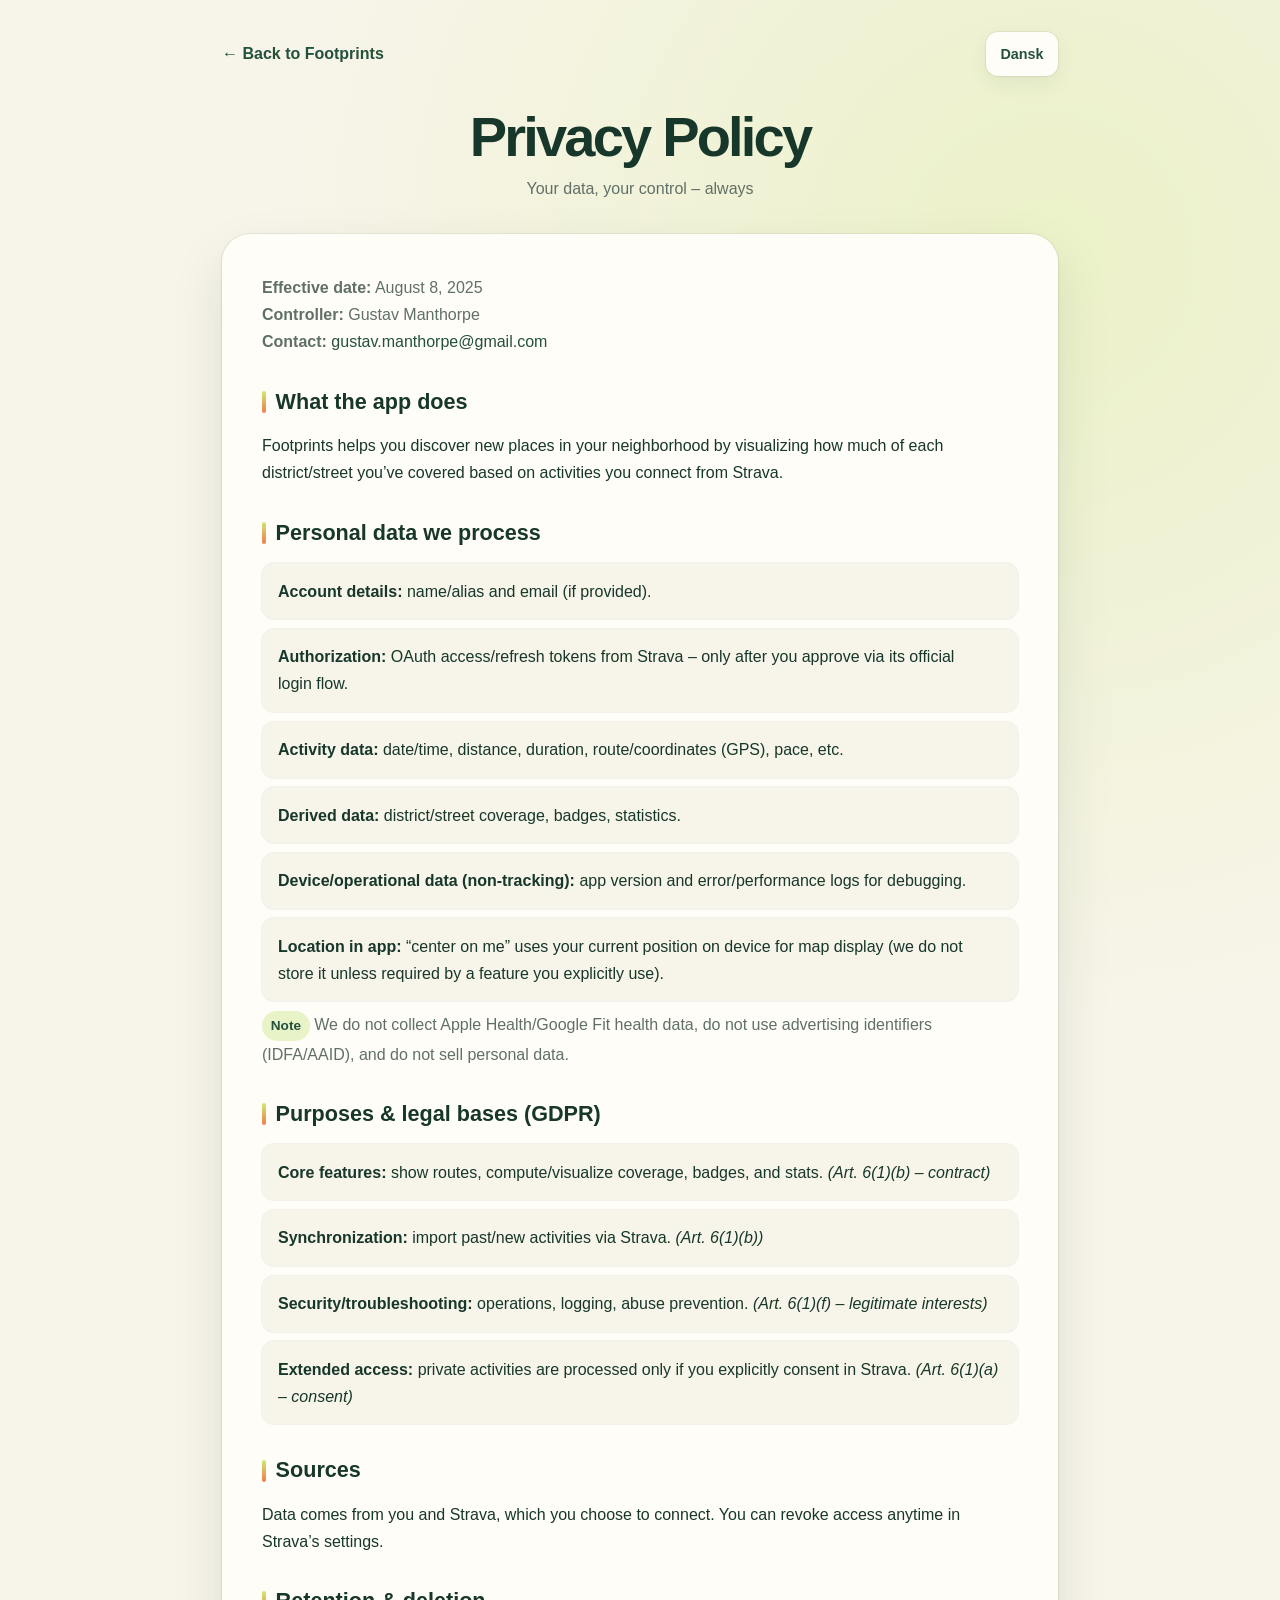
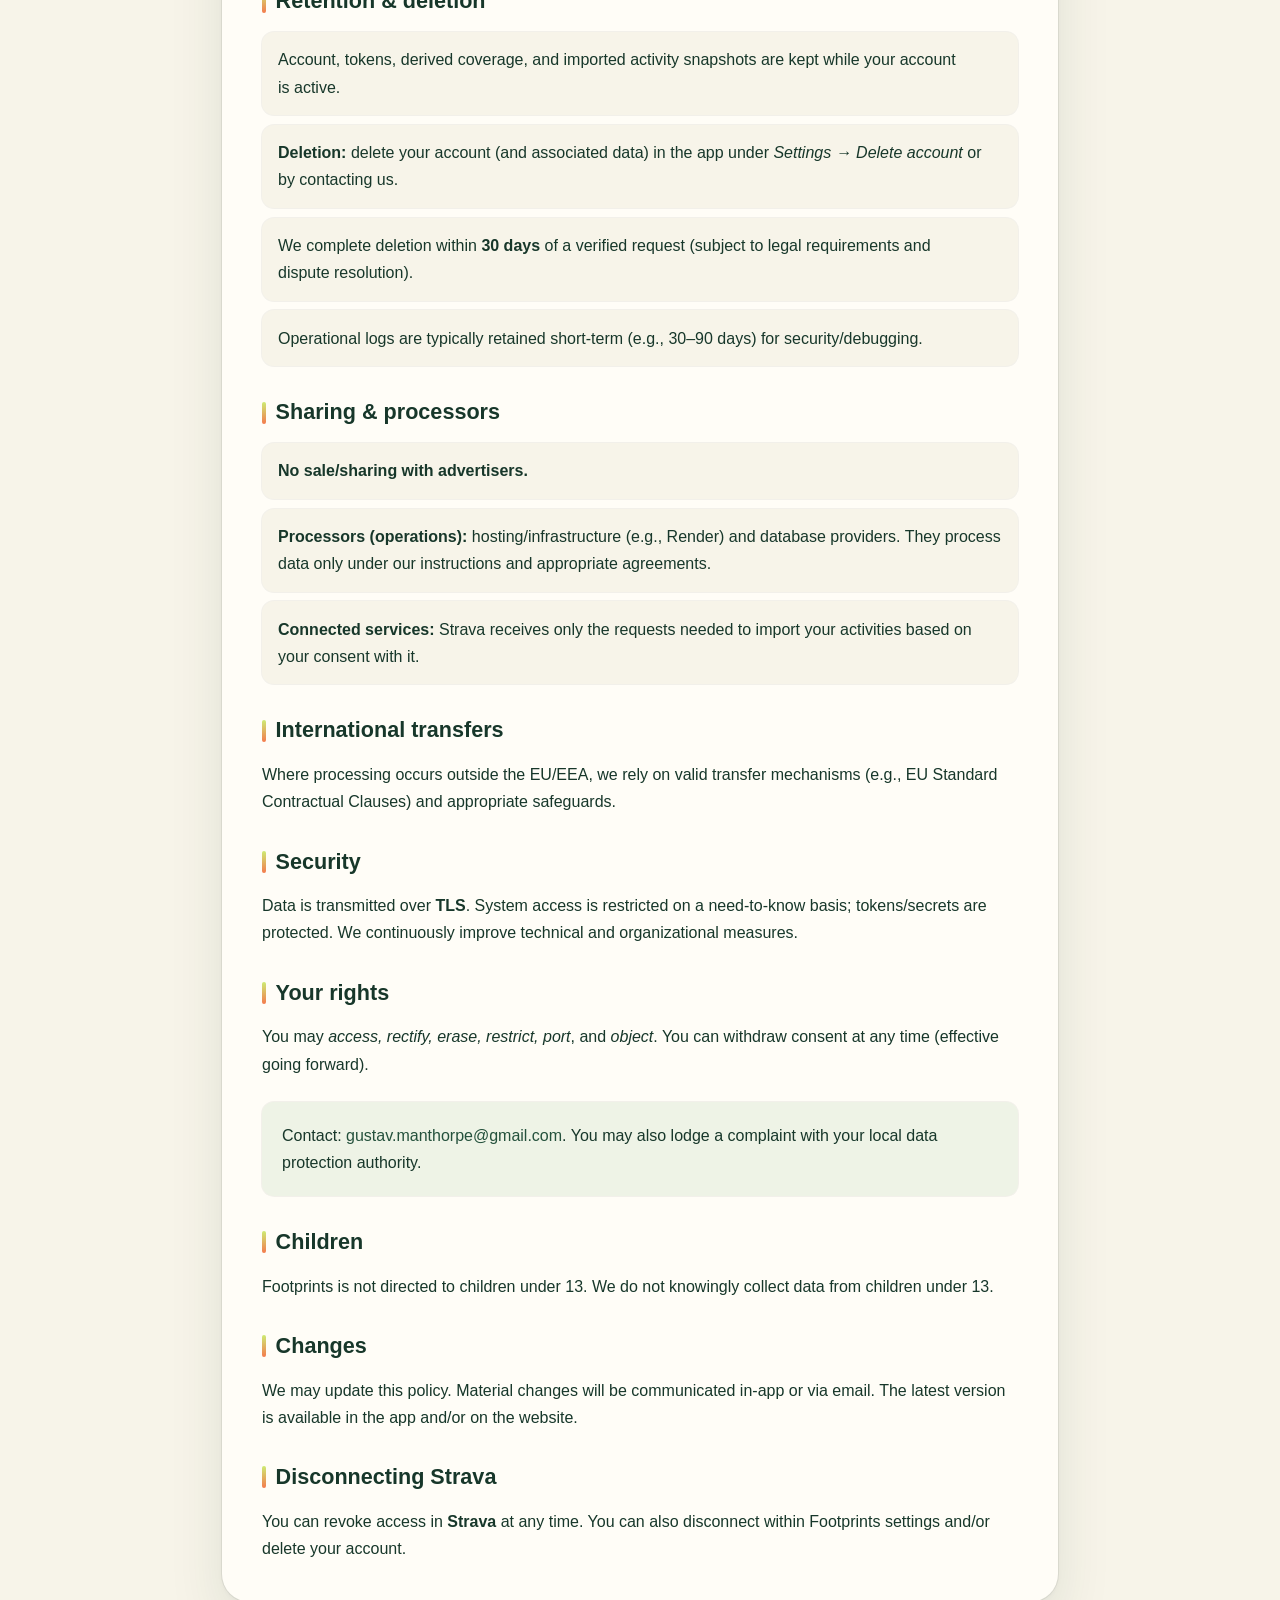
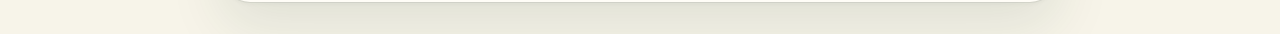
<file: privacy-en.html>
<!-- privacy-en.html -->
<!doctype html>
<html lang="en">
<head>
  <meta charset="UTF-8" />
  <meta name="viewport" content="width=device-width, initial-scale=1.0"/>
  <meta name="theme-color" content="#f7f4e9" />
  <meta name="robots" content="index,follow" />
  <meta name="description" content="Learn how Footprints processes account, Strava, activity, and location data, and how you can exercise your privacy rights." />
  <link rel="canonical" href="https://gust1609.github.io/Footprints-Site/privacy-en.html" />
  <link rel="alternate" hreflang="da" href="https://gust1609.github.io/Footprints-Site/privacy-da.html" />
  <link rel="alternate" hreflang="en" href="https://gust1609.github.io/Footprints-Site/privacy-en.html" />
  <link rel="alternate" hreflang="x-default" href="https://gust1609.github.io/Footprints-Site/privacy-en.html" />
  <link rel="icon" href="data:image/svg+xml,<svg xmlns=%22http://www.w3.org/2000/svg%22 viewBox=%220 0 64 64%22><rect width=%2264%22 height=%2264%22 rx=%2216%22 fill=%22%2317372A%22/><ellipse cx=%2225%22 cy=%2223%22 rx=%229%22 ry=%2214%22 transform=%22rotate(-22 25 23)%22 fill=%22%23CDEB72%22/><ellipse cx=%2241%22 cy=%2243%22 rx=%229%22 ry=%2214%22 transform=%22rotate(-22 41 43)%22 fill=%22%23CDEB72%22/></svg>" />
  <title>Privacy Policy – Footprints</title>
  <style>
    * { margin:0; padding:0; box-sizing:border-box; }
    html { -webkit-font-smoothing:antialiased; -moz-osx-font-smoothing:grayscale; }
    :focus-visible { outline:3px solid #f47b4d; outline-offset:3px; }
    h1, h2 { text-wrap:balance; }
    p, li { text-wrap:pretty; }
    body {
      font-family: 'Inter', -apple-system, BlinkMacSystemFont, 'Segoe UI', Roboto, sans-serif;
      background: radial-gradient(circle at 82% 8%, rgba(205,235,114,.28), transparent 24%), #f7f4e9;
      min-height: 100vh; color: #17372a; line-height: 1.7;
    }
    .container { max-width: 900px; margin: 0 auto; padding: 2rem; }
    .policy-nav { min-height:44px; display:flex; align-items:center; justify-content:space-between; gap:1rem; margin-bottom:2rem; }
    .back-link { min-height:44px; display:inline-flex; align-items:center; gap:.5rem; color:#24513c; text-decoration:none; font-weight:700; transition-property:color,transform; transition-duration:.2s; transition-timing-function:ease-out; }
    .back-link:hover { color:#17372a; transform: translateX(-3px); }
    .language-link { min-height:44px; display:inline-flex; align-items:center; padding:0 .9rem; border-radius:12px; background:#fffdf7; color:#24513c; box-shadow:0 0 0 1px rgba(0,0,0,.06),0 8px 20px rgba(23,55,42,.07); font-size:.9rem; font-weight:700; }
    .header { text-align:center; margin-bottom: 2rem; }
    .title {
      font-size: clamp(2.2rem, 6vw, 3.5rem); font-weight: 800; margin-bottom:.5rem;
      color:#17372a; letter-spacing:-.05em; line-height:1.05;
    }
    .subtitle { color:#607068; font-weight:500; }
    .content {
      background: #fffdf7; border-radius:28px; padding: 2.5rem;
      box-shadow:0 0 0 1px rgba(0,0,0,.06),0 2px 4px rgba(23,55,42,.04),0 24px 56px rgba(23,55,42,.1);
    }
    h2.section { font-size:1.35rem; margin: 1.75rem 0 .75rem; display:flex; align-items:center; gap:.6rem; }
    h2.section::before { content:''; width:4px; height:22px; background:linear-gradient(180deg,#cdeb72,#f47b4d); border-radius:2px; }
    ul { margin-left: 0; list-style:none; }
    li.item { background:#f7f4e9; border-radius:12px; padding:.9rem 1rem; margin:.6rem 0; box-shadow:0 0 0 1px rgba(0,0,0,.05); }
    .muted { color:#607068; }
    .badge { display:inline-block; padding:.2rem .55rem; border-radius:999px; background:#e8f3c8; color:#24513c; font-size:.85rem; font-weight:700; }
    .footer-box {
      margin-top: 1.5rem; padding: 1.25rem; border-radius:12px;
      background:#eef3e6; box-shadow:0 0 0 1px rgba(0,0,0,.05);
    }
    a { color:#24513c; text-decoration:none; }
    a:hover { text-decoration:underline; }
    @media (max-width:560px) { .container { padding:1rem; } .content { padding:1.35rem; border-radius:22px; } }
  </style>
</head>
<body>
  <div class="container">
    <nav class="policy-nav" aria-label="Privacy policy">
      <a href="index.html" class="back-link">← Back to Footprints</a>
      <a href="privacy-da.html" class="language-link" hreflang="da" lang="da">Dansk</a>
    </nav>

    <header class="header">
      <h1 class="title">Privacy Policy</h1>
      <p class="subtitle">Your data, your control – always</p>
    </header>

    <main class="content">
      <p class="muted"><strong>Effective date:</strong> August 8, 2025</p>
      <p class="muted"><strong>Controller:</strong> Gustav Manthorpe</p>
      <p class="muted"><strong>Contact:</strong> <a href="mailto:gustav.manthorpe@gmail.com">gustav.manthorpe@gmail.com</a></p>

      <h2 class="section">What the app does</h2>
      <p>Footprints helps you discover new places in your neighborhood by visualizing how much of each district/street you’ve covered based on activities you connect from Strava.</p>

      <h2 class="section">Personal data we process</h2>
      <ul>
        <li class="item"><strong>Account details:</strong> name/alias and email (if provided).</li>
        <li class="item"><strong>Authorization:</strong> OAuth access/refresh tokens from Strava – only after you approve via its official login flow.</li>
        <li class="item"><strong>Activity data:</strong> date/time, distance, duration, route/coordinates (GPS), pace, etc.</li>
        <li class="item"><strong>Derived data:</strong> district/street coverage, badges, statistics.</li>
        <li class="item"><strong>Device/operational data (non-tracking):</strong> app version and error/performance logs for debugging.</li>
        <li class="item"><strong>Location in app:</strong> “center on me” uses your current position on device for map display (we do not store it unless required by a feature you explicitly use).</li>
      </ul>
      <p class="muted"><span class="badge">Note</span> We do not collect Apple Health/Google Fit health data, do not use advertising identifiers (IDFA/AAID), and do not sell personal data.</p>

      <h2 class="section">Purposes &amp; legal bases (GDPR)</h2>
      <ul>
        <li class="item"><strong>Core features:</strong> show routes, compute/visualize coverage, badges, and stats. <em>(Art. 6(1)(b) – contract)</em></li>
        <li class="item"><strong>Synchronization:</strong> import past/new activities via Strava. <em>(Art. 6(1)(b))</em></li>
        <li class="item"><strong>Security/troubleshooting:</strong> operations, logging, abuse prevention. <em>(Art. 6(1)(f) – legitimate interests)</em></li>
        <li class="item"><strong>Extended access:</strong> private activities are processed only if you explicitly consent in Strava. <em>(Art. 6(1)(a) – consent)</em></li>
      </ul>

      <h2 class="section">Sources</h2>
      <p>Data comes from you and Strava, which you choose to connect. You can revoke access anytime in Strava’s settings.</p>

      <h2 class="section">Retention &amp; deletion</h2>
      <ul>
        <li class="item">Account, tokens, derived coverage, and imported activity snapshots are kept while your account is active.</li>
        <li class="item"><strong>Deletion:</strong> delete your account (and associated data) in the app under <em>Settings → Delete account</em> or by contacting us.</li>
        <li class="item">We complete deletion within <strong>30 days</strong> of a verified request (subject to legal requirements and dispute resolution).</li>
        <li class="item">Operational logs are typically retained short-term (e.g., 30–90 days) for security/debugging.</li>
      </ul>

      <h2 class="section">Sharing &amp; processors</h2>
      <ul>
        <li class="item"><strong>No sale/sharing with advertisers.</strong></li>
        <li class="item"><strong>Processors (operations):</strong> hosting/infrastructure (e.g., Render) and database providers. They process data only under our instructions and appropriate agreements.</li>
        <li class="item"><strong>Connected services:</strong> Strava receives only the requests needed to import your activities based on your consent with it.</li>
      </ul>

      <h2 class="section">International transfers</h2>
      <p>Where processing occurs outside the EU/EEA, we rely on valid transfer mechanisms (e.g., EU Standard Contractual Clauses) and appropriate safeguards.</p>

      <h2 class="section">Security</h2>
      <p>Data is transmitted over <strong>TLS</strong>. System access is restricted on a need-to-know basis; tokens/secrets are protected. We continuously improve technical and organizational measures.</p>

      <h2 class="section">Your rights</h2>
      <p>You may <em>access, rectify, erase, restrict, port</em>, and <em>object</em>. You can withdraw consent at any time (effective going forward).</p>
      <div class="footer-box">Contact: <a href="mailto:gustav.manthorpe@gmail.com">gustav.manthorpe@gmail.com</a>. You may also lodge a complaint with your local data protection authority.</div>

      <h2 class="section">Children</h2>
      <p>Footprints is not directed to children under 13. We do not knowingly collect data from children under 13.</p>

      <h2 class="section">Changes</h2>
      <p>We may update this policy. Material changes will be communicated in-app or via email. The latest version is available in the app and/or on the website.</p>

      <h2 class="section">Disconnecting Strava</h2>
      <p>You can revoke access in <strong>Strava</strong> at any time. You can also disconnect within Footprints settings and/or delete your account.</p>
    </main>
  </div>
</body>
</html>
</file>
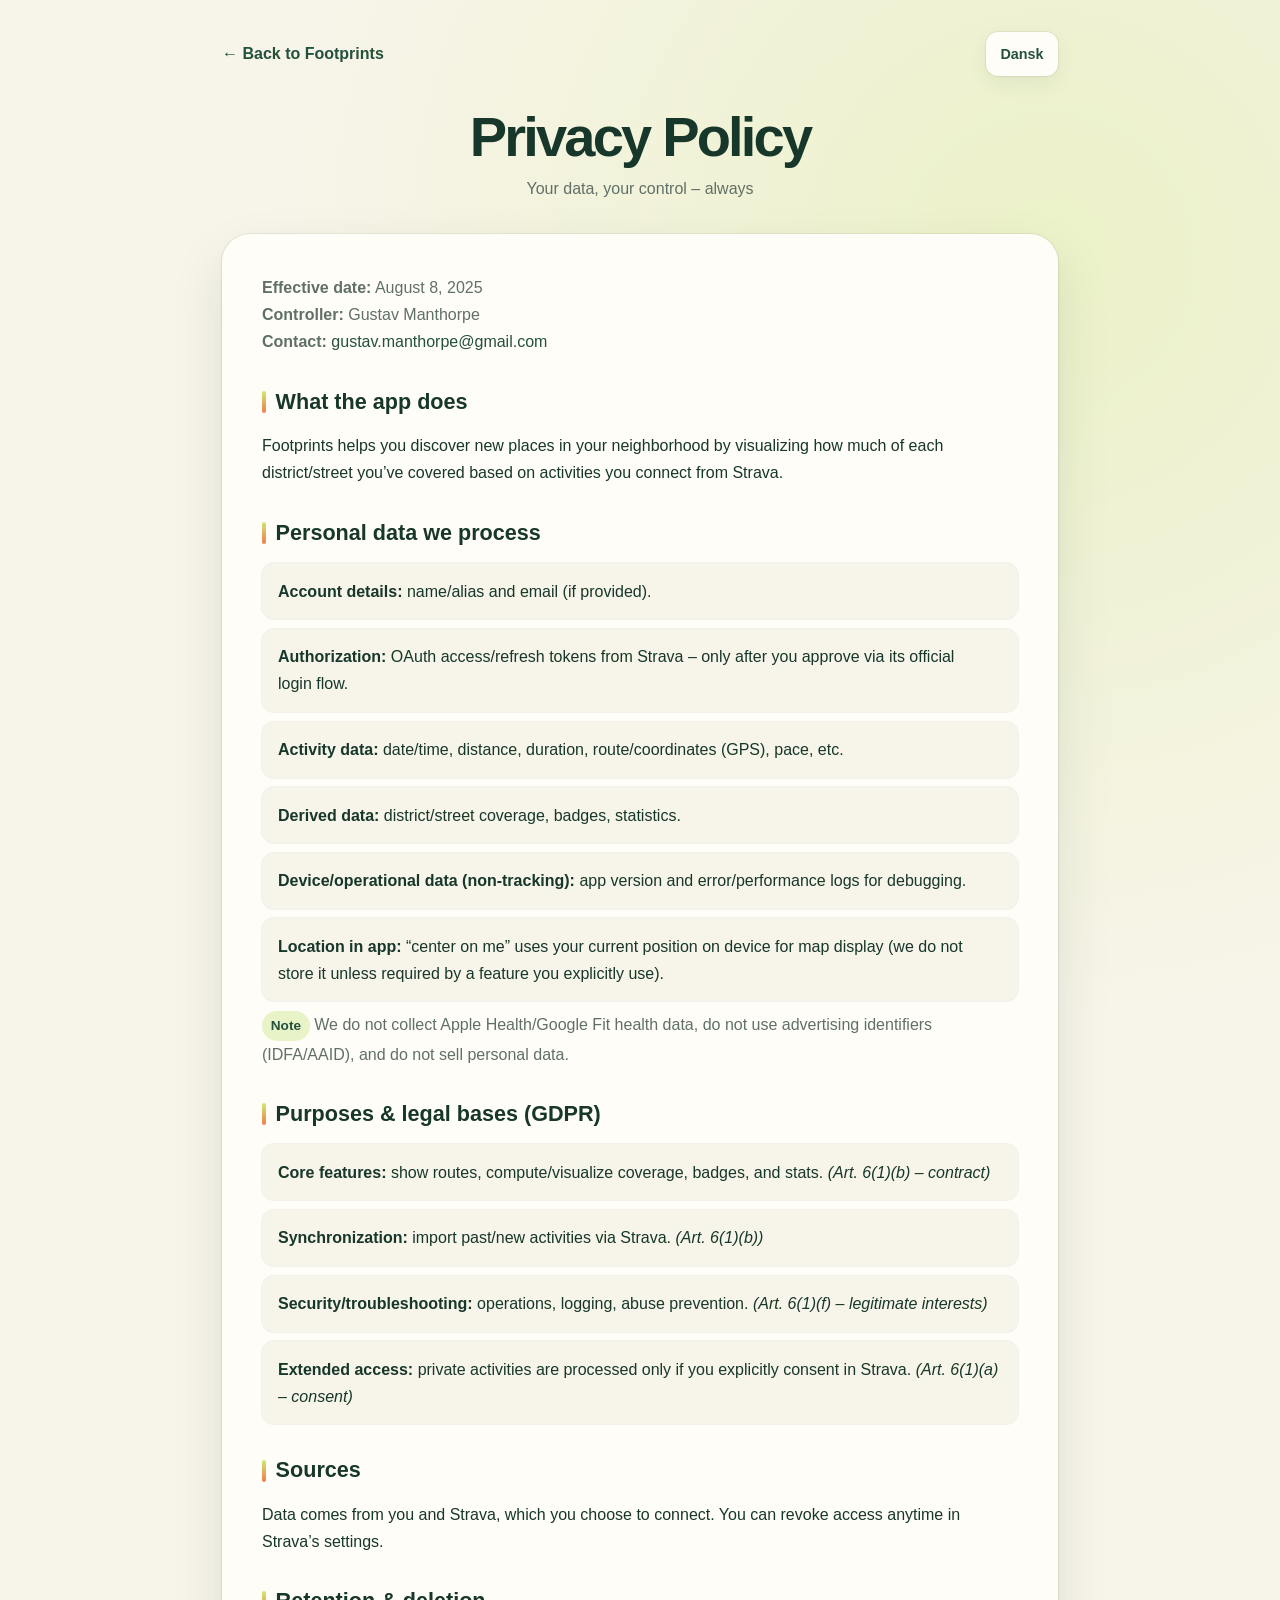
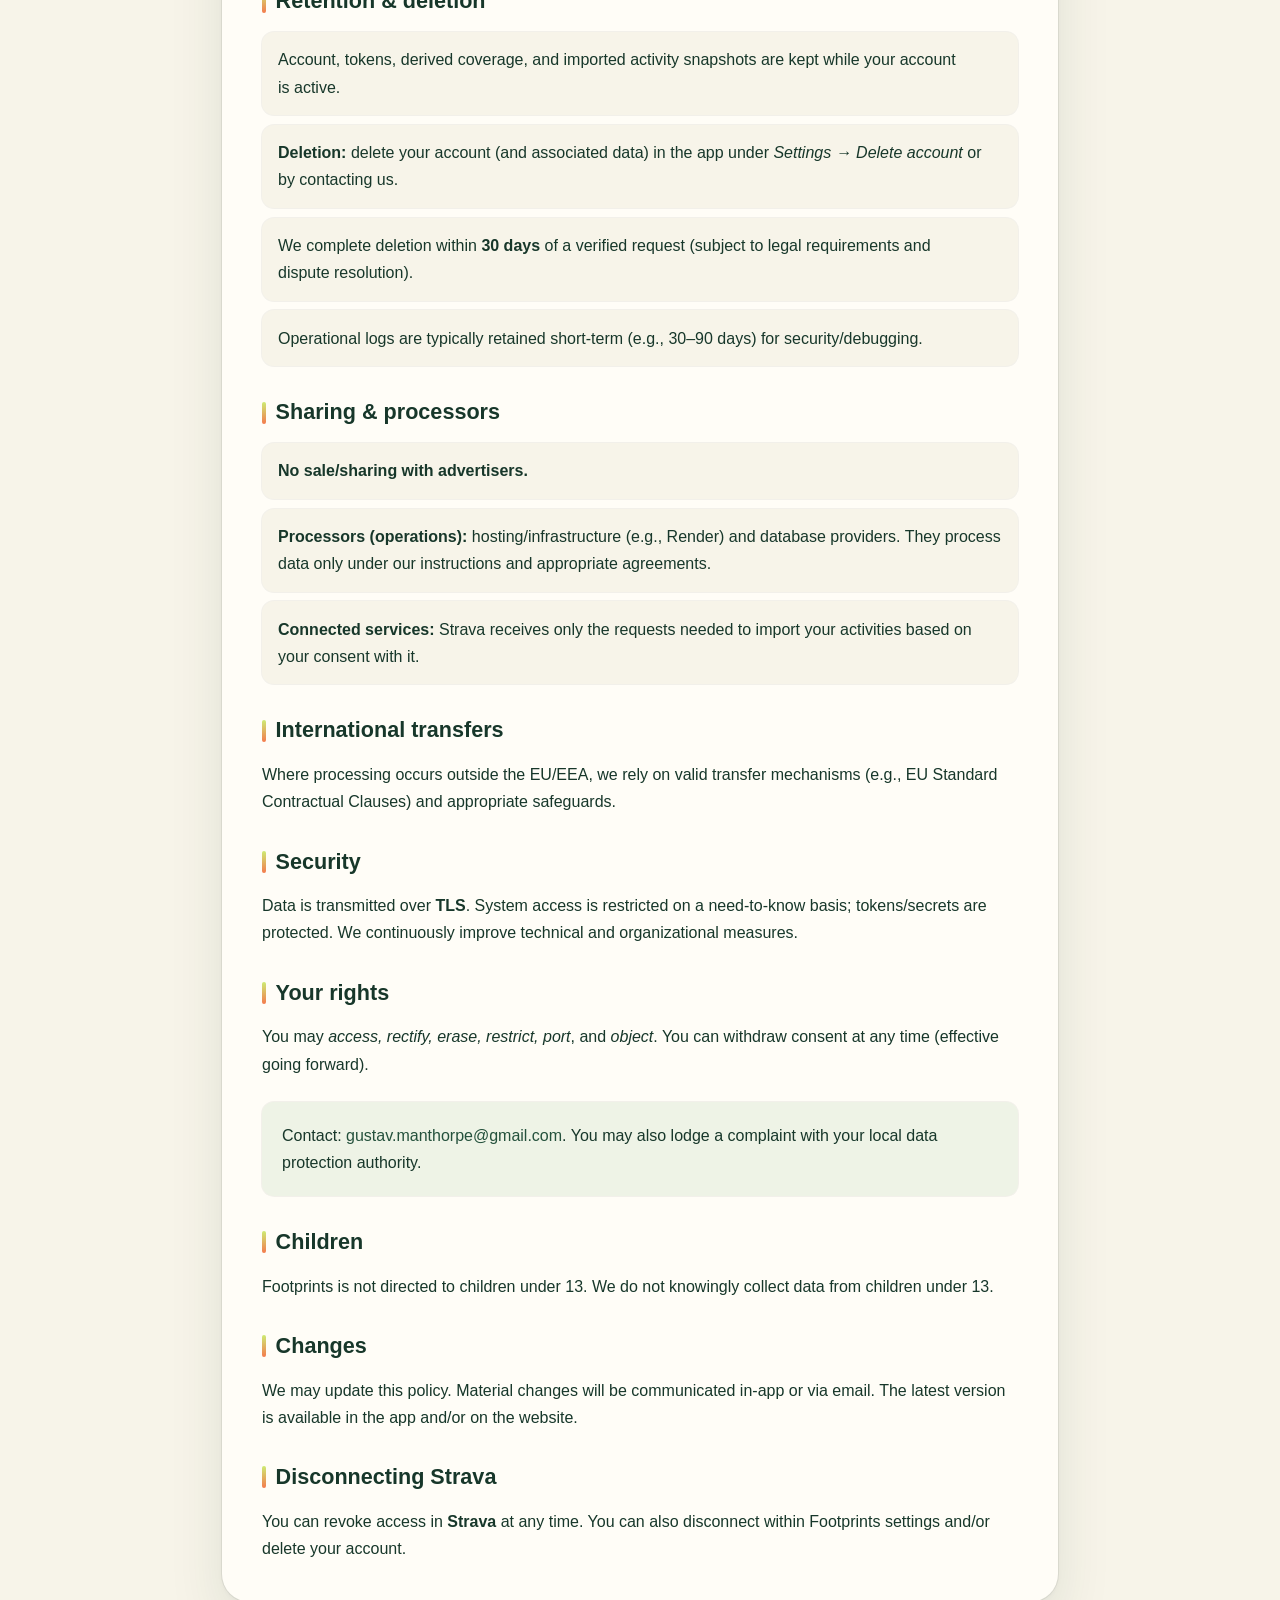
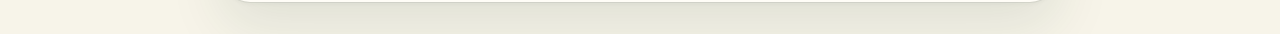
<file: privacy.html>
<!doctype html>
<html lang="en">
  <head>
    <meta charset="utf-8" />
    <meta name="viewport" content="width=device-width, initial-scale=1" />
    <meta name="robots" content="index,follow" />
    <meta name="description" content="Footprints privacy policy covering account, Strava, activity, and location data." />
    <meta http-equiv="refresh" content="0; url=privacy-en.html" />
    <link rel="canonical" href="https://gust1609.github.io/Footprints-Site/privacy-en.html" />
    <link rel="icon" href="data:image/svg+xml,<svg xmlns=%22http://www.w3.org/2000/svg%22 viewBox=%220 0 64 64%22><rect width=%2264%22 height=%2264%22 rx=%2216%22 fill=%22%2317372A%22/><ellipse cx=%2225%22 cy=%2223%22 rx=%229%22 ry=%2214%22 transform=%22rotate(-22 25 23)%22 fill=%22%23CDEB72%22/><ellipse cx=%2241%22 cy=%2243%22 rx=%229%22 ry=%2214%22 transform=%22rotate(-22 41 43)%22 fill=%22%23CDEB72%22/></svg>" />
    <title>Privacy Policy – Footprints</title>
  </head>
  <body>
    <p>Continue to the <a href="privacy-en.html">Footprints privacy policy</a>.</p>
  </body>
</html>
</file>
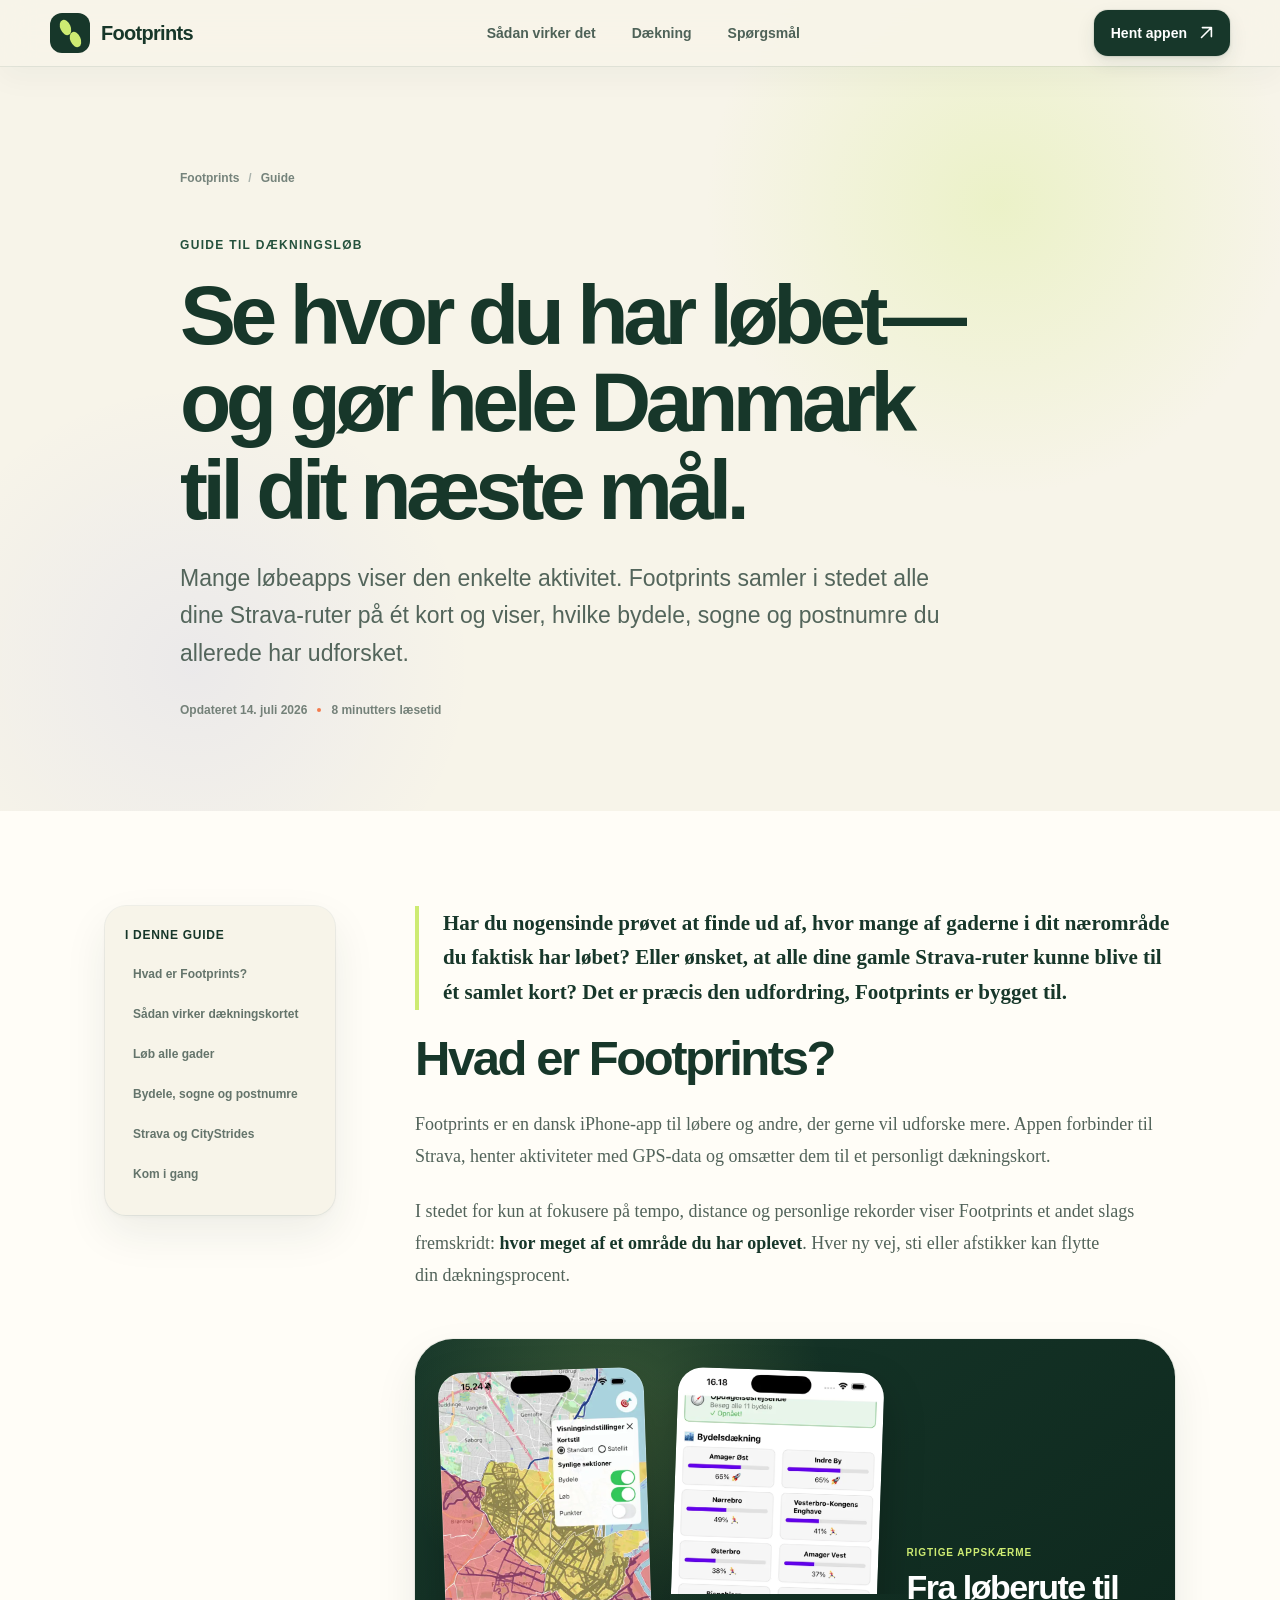
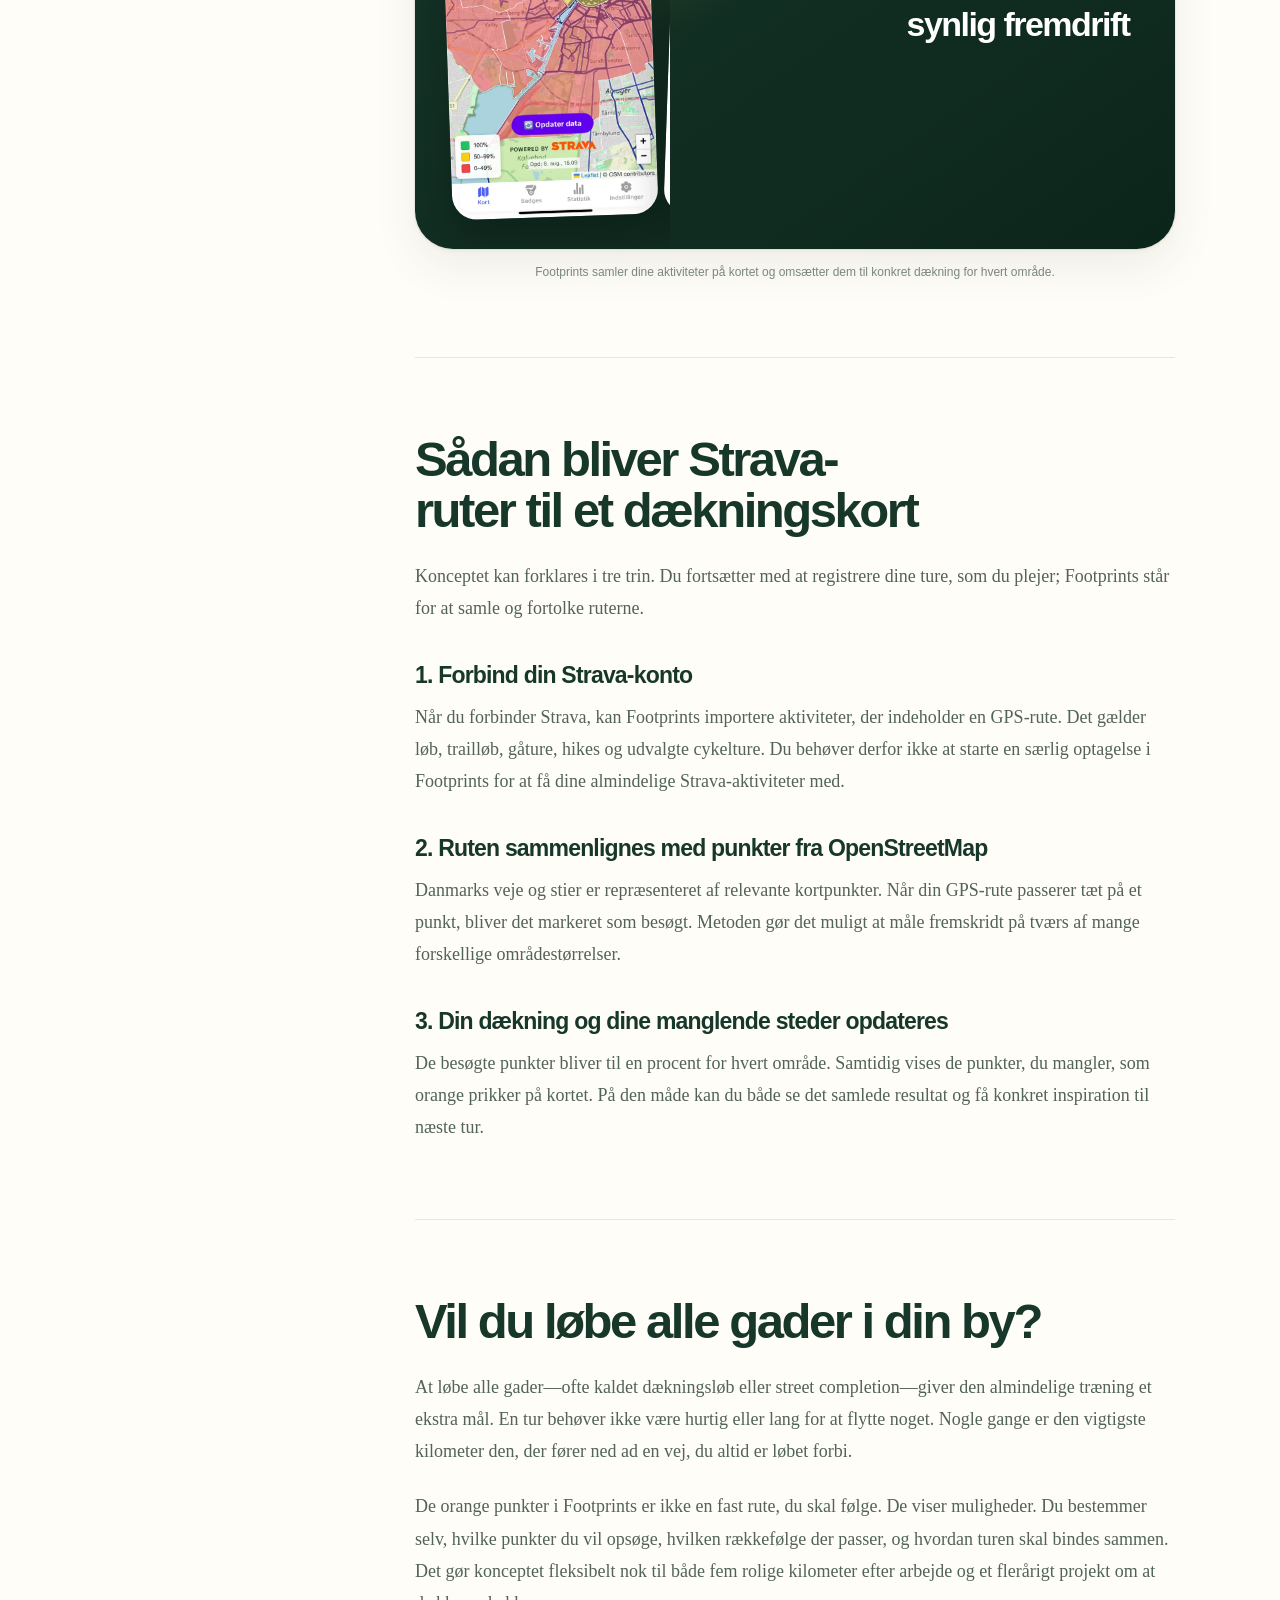
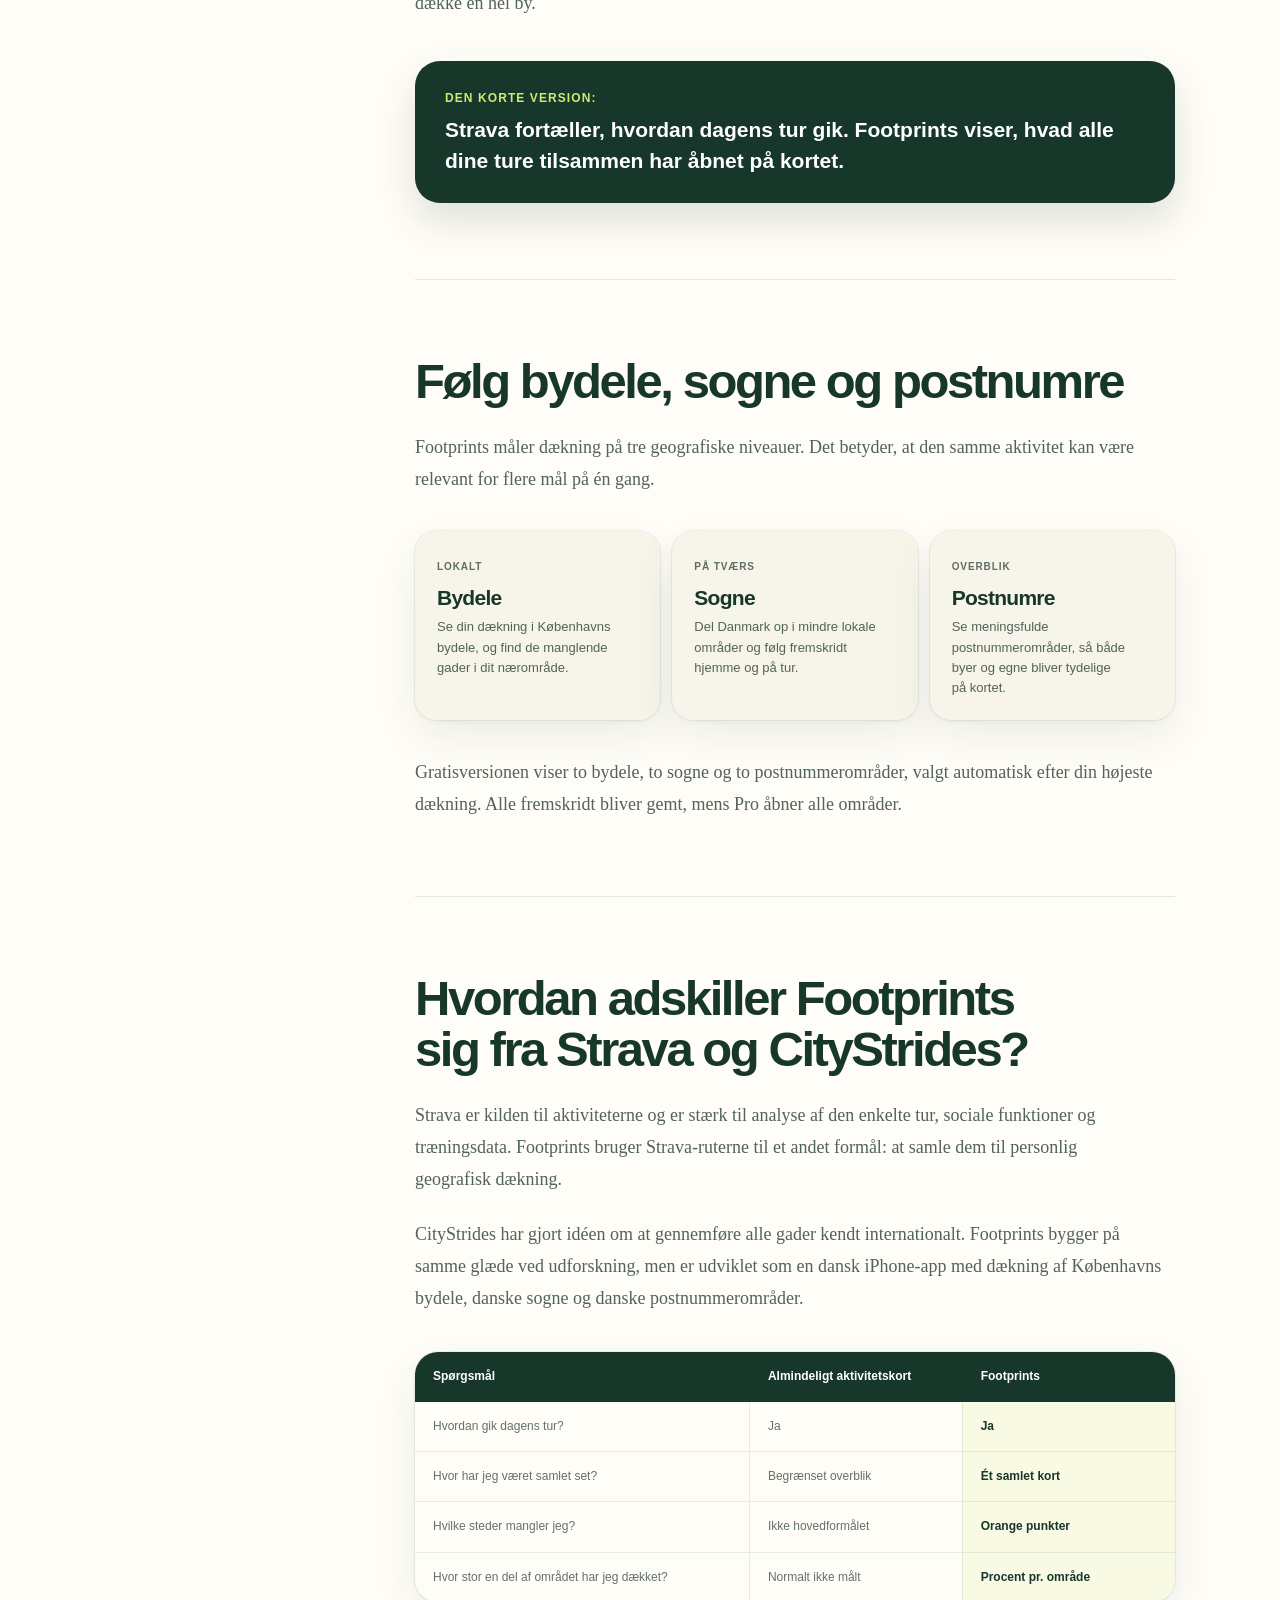
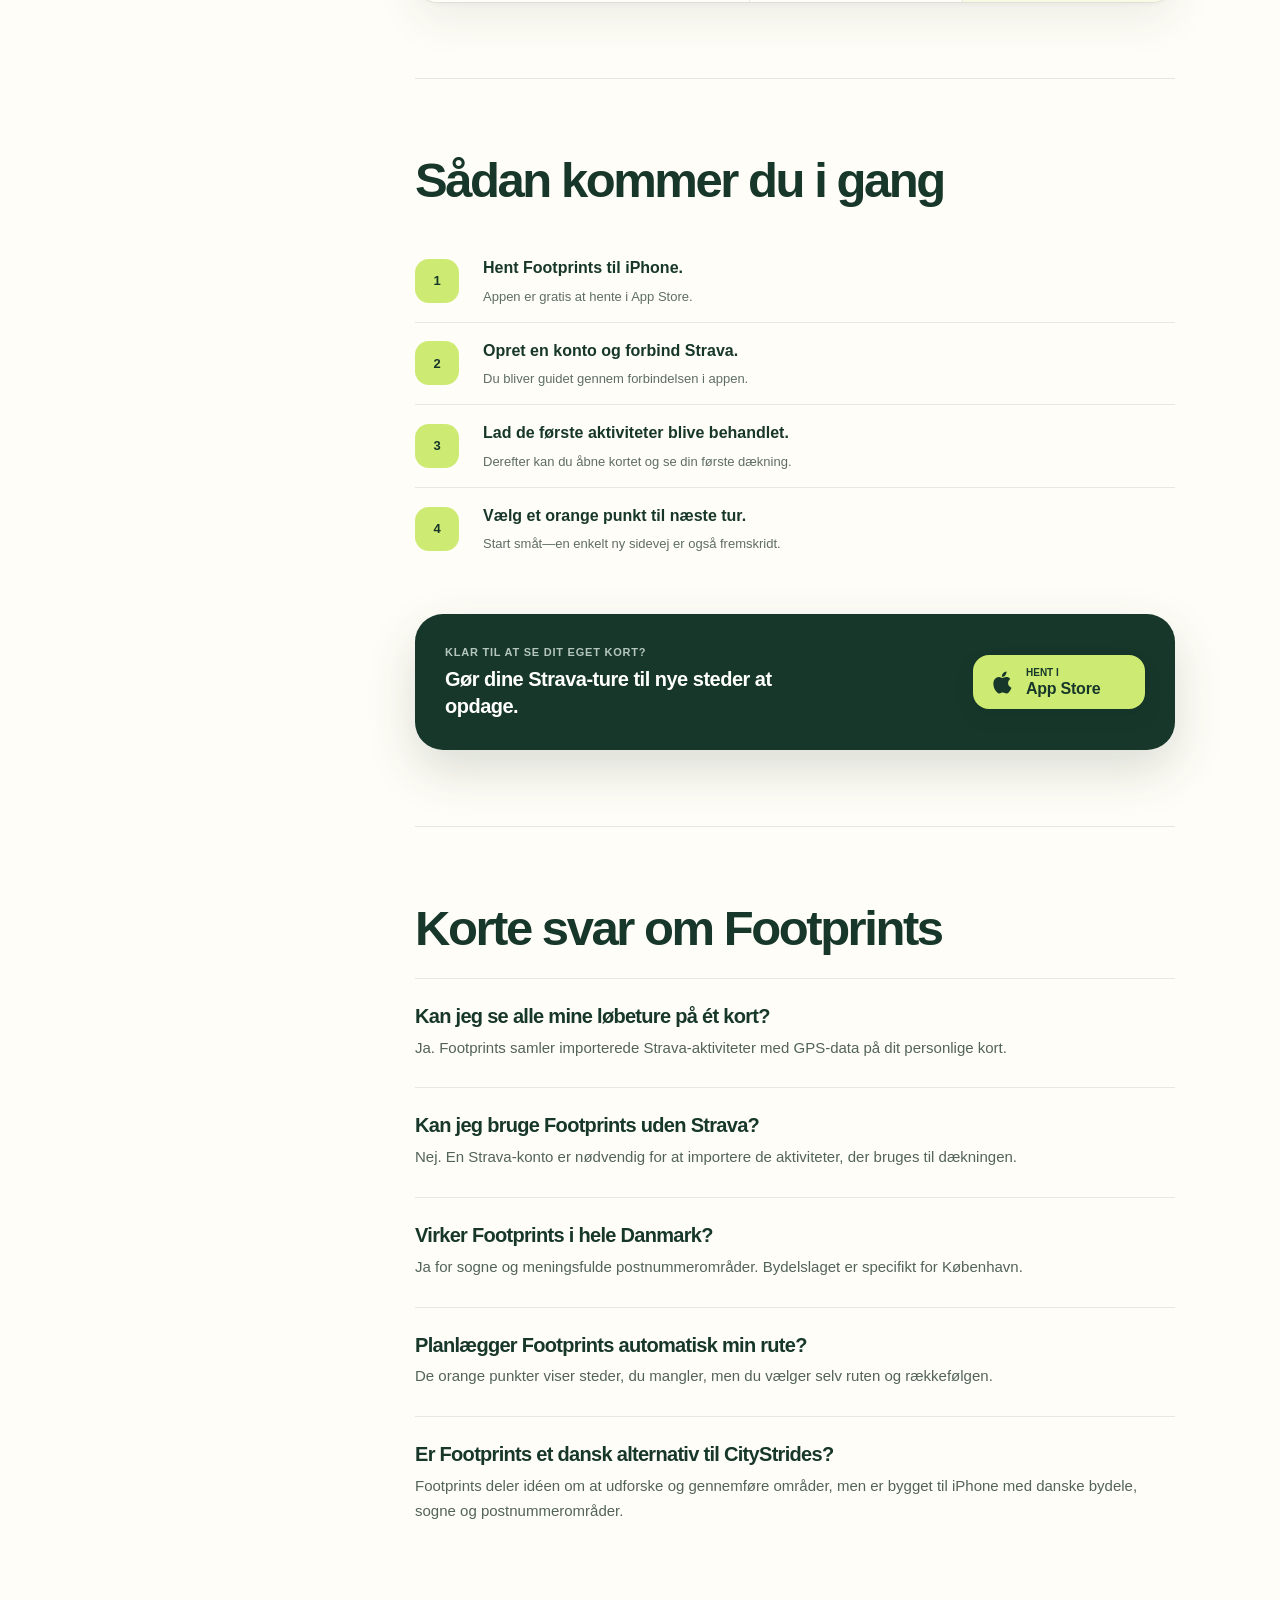
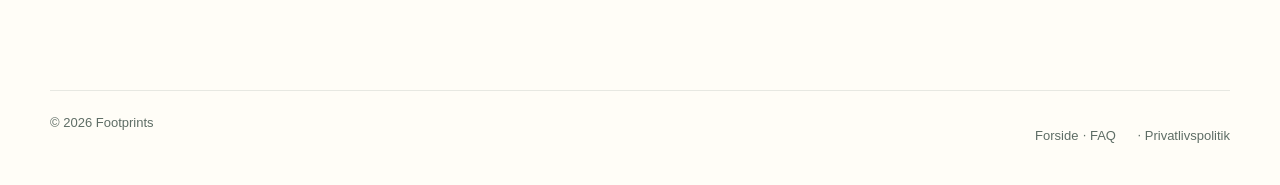
<file: se-hvor-du-har-loebet.html>
<!doctype html>
<html lang="da">
  <head>
    <meta charset="utf-8" />
    <meta name="viewport" content="width=device-width, initial-scale=1" />
    <meta name="theme-color" content="#f7f4e9" />
    <meta name="robots" content="index,follow,max-image-preview:large" />
    <meta name="apple-itunes-app" content="app-id=6747681968" />
    <meta
      name="description"
      content="Vil du se, hvor du har løbet, eller løbe alle gader i din by? Læs hvordan Footprints samler dine Strava-ruter og måler din dækning i Danmark."
    />
    <meta property="og:site_name" content="Footprints" />
    <meta property="og:title" content="Se hvor du har løbet – sådan virker Footprints" />
    <meta property="og:description" content="En dansk guide til at samle Strava-ruter, følge din dækning og finde nye gader at løbe." />
    <meta property="og:type" content="article" />
    <meta property="og:locale" content="da_DK" />
    <meta property="og:url" content="https://gust1609.github.io/Footprints-Site/se-hvor-du-har-loebet.html" />
    <meta property="og:image" content="https://gust1609.github.io/Footprints-Site/og-footprints.jpg" />
    <meta property="og:image:width" content="1200" />
    <meta property="og:image:height" content="630" />
    <meta property="og:image:alt" content="Footprints viser Strava-ruter og personlig dækning på et Danmarkskort" />
    <meta property="article:published_time" content="2026-07-14" />
    <meta property="article:modified_time" content="2026-07-14" />
    <meta name="twitter:card" content="summary_large_image" />
    <meta name="twitter:title" content="Se hvor du har løbet – sådan virker Footprints" />
    <meta name="twitter:description" content="Saml dine Strava-ruter, følg din dækning, og find nye gader at løbe." />
    <meta name="twitter:image" content="https://gust1609.github.io/Footprints-Site/og-footprints.jpg" />
    <link rel="canonical" href="https://gust1609.github.io/Footprints-Site/se-hvor-du-har-loebet.html" />
    <link rel="icon" href="data:image/svg+xml,<svg xmlns=%22http://www.w3.org/2000/svg%22 viewBox=%220 0 64 64%22><rect width=%2264%22 height=%2264%22 rx=%2216%22 fill=%22%2317372A%22/><ellipse cx=%2225%22 cy=%2223%22 rx=%229%22 ry=%2214%22 transform=%22rotate(-22 25 23)%22 fill=%22%23CDEB72%22/><ellipse cx=%2241%22 cy=%2243%22 rx=%229%22 ry=%2214%22 transform=%22rotate(-22 41 43)%22 fill=%22%23CDEB72%22/></svg>" />
    <link rel="stylesheet" href="styles.css" />
    <title>Se hvor du har løbet – Guide til Footprints</title>
    <script type="application/ld+json">
      {
        "@context": "https://schema.org",
        "@graph": [
          {
            "@type": "Article",
            "@id": "https://gust1609.github.io/Footprints-Site/se-hvor-du-har-loebet.html#article",
            "mainEntityOfPage": "https://gust1609.github.io/Footprints-Site/se-hvor-du-har-loebet.html",
            "headline": "Se hvor du har løbet – sådan virker Footprints",
            "description": "En dansk guide til at samle Strava-ruter, følge sin dækning og finde nye gader at løbe med Footprints.",
            "datePublished": "2026-07-14",
            "dateModified": "2026-07-14",
            "inLanguage": "da-DK",
            "image": [
              "https://gust1609.github.io/Footprints-Site/og-footprints.jpg",
              "https://gust1609.github.io/Footprints-Site/assets/screenshots/footprints-coverage-map.webp",
              "https://gust1609.github.io/Footprints-Site/assets/screenshots/footprints-badges.webp"
            ],
            "author": {
              "@type": "Organization",
              "name": "Footprints",
              "url": "https://gust1609.github.io/Footprints-Site/"
            },
            "publisher": {
              "@type": "Organization",
              "name": "Footprints",
              "url": "https://gust1609.github.io/Footprints-Site/"
            }
          },
          {
            "@type": "BreadcrumbList",
            "itemListElement": [
              {
                "@type": "ListItem",
                "position": 1,
                "name": "Footprints",
                "item": "https://gust1609.github.io/Footprints-Site/"
              },
              {
                "@type": "ListItem",
                "position": 2,
                "name": "Se hvor du har løbet",
                "item": "https://gust1609.github.io/Footprints-Site/se-hvor-du-har-loebet.html"
              }
            ]
          }
        ]
      }
    </script>
  </head>
  <body class="article-page">
    <a class="skip-link" href="#artikel">Gå til artiklen</a>

    <header class="site-header is-solid" data-header>
      <div class="shell nav-shell">
        <a class="brand" href="index.html" aria-label="Footprints – gå til forsiden">
          <svg class="brand-mark" viewBox="0 0 40 40" aria-hidden="true"><rect width="40" height="40" rx="12" fill="currentColor" /><ellipse cx="15.5" cy="14.5" rx="5.2" ry="8" transform="rotate(-24 15.5 14.5)" /><ellipse cx="25.5" cy="26.5" rx="5.2" ry="8" transform="rotate(-24 25.5 26.5)" /></svg>
          <span>Footprints</span>
        </a>
        <nav class="desktop-nav" aria-label="Primær navigation">
          <a href="index.html#saadan-virker-det">Sådan virker det</a>
          <a href="index.html#daekning">Dækning</a>
          <a href="faq.html">Spørgsmål</a>
        </nav>
        <a class="button button-small button-dark" href="https://apps.apple.com/dk/app/footprints-run-mapper/id6747681968" target="_blank" rel="noreferrer">
          <span>Hent appen</span>
          <svg viewBox="0 0 20 20" aria-hidden="true"><path d="M6 4h10v10M15.5 4.5 5 15" /></svg>
        </a>
      </div>
    </header>

    <main id="artikel">
      <article>
        <header class="article-hero">
          <div class="shell article-hero-inner">
            <nav class="breadcrumbs" aria-label="Brødkrummer">
              <ol><li><a href="index.html">Footprints</a></li><li aria-current="page">Guide</li></ol>
            </nav>
            <p class="eyebrow">Guide til dækningsløb</p>
            <h1>Se hvor du har løbet—og gør hele Danmark til dit næste mål.</h1>
            <p class="article-lead">Mange løbeapps viser den enkelte aktivitet. Footprints samler i stedet alle dine Strava-ruter på ét kort og viser, hvilke bydele, sogne og postnumre du allerede har udforsket.</p>
            <div class="article-meta"><span>Opdateret 14. juli 2026</span><span>8 minutters læsetid</span></div>
          </div>
        </header>

        <div class="shell article-layout">
          <aside class="article-toc" aria-label="Indhold">
            <strong>I denne guide</strong>
            <nav aria-label="Guideafsnit">
              <a href="#hvad-er-footprints">Hvad er Footprints?</a>
              <a href="#saadan-virker-det">Sådan virker dækningskortet</a>
              <a href="#loeb-alle-gader">Løb alle gader</a>
              <a href="#tre-kortlag">Bydele, sogne og postnumre</a>
              <a href="#strava-citystrides">Strava og CityStrides</a>
              <a href="#kom-i-gang">Kom i gang</a>
            </nav>
          </aside>

          <div class="article-body">
            <section id="hvad-er-footprints">
              <p class="article-intro">Har du nogensinde prøvet at finde ud af, hvor mange af gaderne i dit nærområde du faktisk har løbet? Eller ønsket, at alle dine gamle Strava-ruter kunne blive til ét samlet kort? Det er præcis den udfordring, Footprints er bygget til.</p>
              <h2>Hvad er Footprints?</h2>
              <p>Footprints er en dansk iPhone-app til løbere og andre, der gerne vil udforske mere. Appen forbinder til Strava, henter aktiviteter med GPS-data og omsætter dem til et personligt dækningskort.</p>
              <p>I stedet for kun at fokusere på tempo, distance og personlige rekorder viser Footprints et andet slags fremskridt: <strong>hvor meget af et område du har oplevet</strong>. Hver ny vej, sti eller afstikker kan flytte din dækningsprocent.</p>

              <figure class="article-figure">
                <div class="article-screenshot-stage" role="group" aria-label="Screenshots af Footprints-kortet og appens dækningsoversigt">
                  <img
                    class="article-screen article-screen-map"
                    src="assets/screenshots/footprints-coverage-map.webp"
                    width="600"
                    height="1300"
                    alt="Footprints-kortet med Strava-ruter og farvet bydelsdækning i København"
                    loading="lazy"
                    decoding="async"
                  />
                  <img
                    class="article-screen article-screen-progress"
                    src="assets/screenshots/footprints-district-progress.webp"
                    width="600"
                    height="1300"
                    alt="Footprints-oversigt med dækningsprocenter for Københavns bydele"
                    loading="lazy"
                    decoding="async"
                  />
                  <div class="article-screen-note"><span>Rigtige appskærme</span><strong>Fra løberute til synlig fremdrift</strong></div>
                </div>
                <figcaption>Footprints samler dine aktiviteter på kortet og omsætter dem til konkret dækning for hvert område.</figcaption>
              </figure>
            </section>

            <section id="saadan-virker-det">
              <h2>Sådan bliver Strava-ruter til et dækningskort</h2>
              <p>Konceptet kan forklares i tre trin. Du fortsætter med at registrere dine ture, som du plejer; Footprints står for at samle og fortolke ruterne.</p>

              <h3>1. Forbind din Strava-konto</h3>
              <p>Når du forbinder Strava, kan Footprints importere aktiviteter, der indeholder en GPS-rute. Det gælder løb, trailløb, gåture, hikes og udvalgte cykelture. Du behøver derfor ikke at starte en særlig optagelse i Footprints for at få dine almindelige Strava-aktiviteter med.</p>

              <h3>2. Ruten sammenlignes med punkter fra OpenStreetMap</h3>
              <p>Danmarks veje og stier er repræsenteret af relevante kortpunkter. Når din GPS-rute passerer tæt på et punkt, bliver det markeret som besøgt. Metoden gør det muligt at måle fremskridt på tværs af mange forskellige områdestørrelser.</p>

              <h3>3. Din dækning og dine manglende steder opdateres</h3>
              <p>De besøgte punkter bliver til en procent for hvert område. Samtidig vises de punkter, du mangler, som orange prikker på kortet. På den måde kan du både se det samlede resultat og få konkret inspiration til næste tur.</p>
            </section>

            <section id="loeb-alle-gader">
              <h2>Vil du løbe alle gader i din by?</h2>
              <p>At løbe alle gader—ofte kaldet dækningsløb eller street completion—giver den almindelige træning et ekstra mål. En tur behøver ikke være hurtig eller lang for at flytte noget. Nogle gange er den vigtigste kilometer den, der fører ned ad en vej, du altid er løbet forbi.</p>
              <p>De orange punkter i Footprints er ikke en fast rute, du skal følge. De viser muligheder. Du bestemmer selv, hvilke punkter du vil opsøge, hvilken rækkefølge der passer, og hvordan turen skal bindes sammen. Det gør konceptet fleksibelt nok til både fem rolige kilometer efter arbejde og et flerårigt projekt om at dække en hel by.</p>

              <blockquote>
                <strong>Den korte version:</strong>
                <p>Strava fortæller, hvordan dagens tur gik. Footprints viser, hvad alle dine ture tilsammen har åbnet på kortet.</p>
              </blockquote>
            </section>

            <section id="tre-kortlag">
              <h2>Følg bydele, sogne og postnumre</h2>
              <p>Footprints måler dækning på tre geografiske niveauer. Det betyder, at den samme aktivitet kan være relevant for flere mål på én gang.</p>
              <div class="article-definition-grid">
                <article><span>Lokalt</span><h3>Bydele</h3><p>Se din dækning i Københavns bydele, og find de manglende gader i dit nærområde.</p></article>
                <article><span>På tværs</span><h3>Sogne</h3><p>Del Danmark op i mindre lokale områder og følg fremskridt hjemme og på tur.</p></article>
                <article><span>Overblik</span><h3>Postnumre</h3><p>Se meningsfulde postnummerområder, så både byer og egne bliver tydelige på kortet.</p></article>
              </div>
              <p>Gratisversionen viser to bydele, to sogne og to postnummerområder, valgt automatisk efter din højeste dækning. Alle fremskridt bliver gemt, mens Pro åbner alle områder.</p>
            </section>

            <section id="strava-citystrides">
              <h2>Hvordan adskiller Footprints sig fra Strava og CityStrides?</h2>
              <p>Strava er kilden til aktiviteterne og er stærk til analyse af den enkelte tur, sociale funktioner og træningsdata. Footprints bruger Strava-ruterne til et andet formål: at samle dem til personlig geografisk dækning.</p>
              <p>CityStrides har gjort idéen om at gennemføre alle gader kendt internationalt. Footprints bygger på samme glæde ved udforskning, men er udviklet som en dansk iPhone-app med dækning af Københavns bydele, danske sogne og danske postnummerområder.</p>

              <div class="comparison-scroll">
                <table class="comparison-table">
                  <caption class="visually-hidden">Sammenligning af almindeligt aktivitetskort og Footprints</caption>
                  <thead><tr><th scope="col">Spørgsmål</th><th scope="col">Almindeligt aktivitetskort</th><th scope="col">Footprints</th></tr></thead>
                  <tbody>
                    <tr><td>Hvordan gik dagens tur?</td><td>Ja</td><td>Ja</td></tr>
                    <tr><td>Hvor har jeg været samlet set?</td><td>Begrænset overblik</td><td>Ét samlet kort</td></tr>
                    <tr><td>Hvilke steder mangler jeg?</td><td>Ikke hovedformålet</td><td>Orange punkter</td></tr>
                    <tr><td>Hvor stor en del af området har jeg dækket?</td><td>Normalt ikke målt</td><td>Procent pr. område</td></tr>
                  </tbody>
                </table>
              </div>
            </section>

            <section id="kom-i-gang">
              <h2>Sådan kommer du i gang</h2>
              <ol class="article-steps">
                <li><strong>Hent Footprints til iPhone.</strong><span>Appen er gratis at hente i App Store.</span></li>
                <li><strong>Opret en konto og forbind Strava.</strong><span>Du bliver guidet gennem forbindelsen i appen.</span></li>
                <li><strong>Lad de første aktiviteter blive behandlet.</strong><span>Derefter kan du åbne kortet og se din første dækning.</span></li>
                <li><strong>Vælg et orange punkt til næste tur.</strong><span>Start småt—en enkelt ny sidevej er også fremskridt.</span></li>
              </ol>

              <div class="article-cta">
                <div><span>Klar til at se dit eget kort?</span><strong>Gør dine Strava-ture til nye steder at opdage.</strong></div>
                <a class="button button-primary" href="https://apps.apple.com/dk/app/footprints-run-mapper/id6747681968" target="_blank" rel="noreferrer">
                  <svg class="apple-icon" viewBox="0 0 24 24" aria-hidden="true"><path d="M16.7 12.9c0-2.4 2-3.6 2.1-3.7-1.1-1.7-2.9-1.9-3.6-1.9-1.5-.2-3 .9-3.7.9-.8 0-2-1-3.3-.9-1.7 0-3.3 1-4.2 2.6-1.8 3.1-.5 7.7 1.3 10.2.9 1.2 1.9 2.6 3.2 2.5 1.3-.1 1.8-.8 3.4-.8 1.6 0 2 .8 3.4.8 1.4 0 2.3-1.2 3.1-2.5 1-1.4 1.4-2.8 1.4-2.9-.1 0-3.1-1.2-3.1-4.3ZM14.2 5.7c.7-.9 1.2-2.1 1.1-3.3-1.1 0-2.4.7-3.2 1.6-.7.8-1.3 2-1.1 3.2 1.2.1 2.5-.6 3.2-1.5Z" /></svg>
                  <span><small>Hent i</small>App Store</span>
                </a>
              </div>
            </section>

            <section class="article-questions" aria-labelledby="article-questions-title">
              <h2 id="article-questions-title">Korte svar om Footprints</h2>
              <div><h3>Kan jeg se alle mine løbeture på ét kort?</h3><p>Ja. Footprints samler importerede Strava-aktiviteter med GPS-data på dit personlige kort.</p></div>
              <div><h3>Kan jeg bruge Footprints uden Strava?</h3><p>Nej. En Strava-konto er nødvendig for at importere de aktiviteter, der bruges til dækningen.</p></div>
              <div><h3>Virker Footprints i hele Danmark?</h3><p>Ja for sogne og meningsfulde postnummerområder. Bydelslaget er specifikt for København.</p></div>
              <div><h3>Planlægger Footprints automatisk min rute?</h3><p>De orange punkter viser steder, du mangler, men du vælger selv ruten og rækkefølgen.</p></div>
              <div><h3>Er Footprints et dansk alternativ til CityStrides?</h3><p>Footprints deler idéen om at udforske og gennemføre områder, men er bygget til iPhone med danske bydele, sogne og postnummerområder.</p></div>
            </section>
          </div>
        </div>
      </article>
    </main>

    <footer class="site-footer compact-footer article-footer">
      <div class="shell footer-bottom"><span>© <span data-current-year>2026</span> Footprints</span><span><a href="index.html">Forside</a> · <a href="faq.html">FAQ</a> · <a href="privacy-da.html">Privatlivspolitik</a></span></div>
    </footer>
    <script src="script.js" defer></script>
  </body>
</html>
</file>
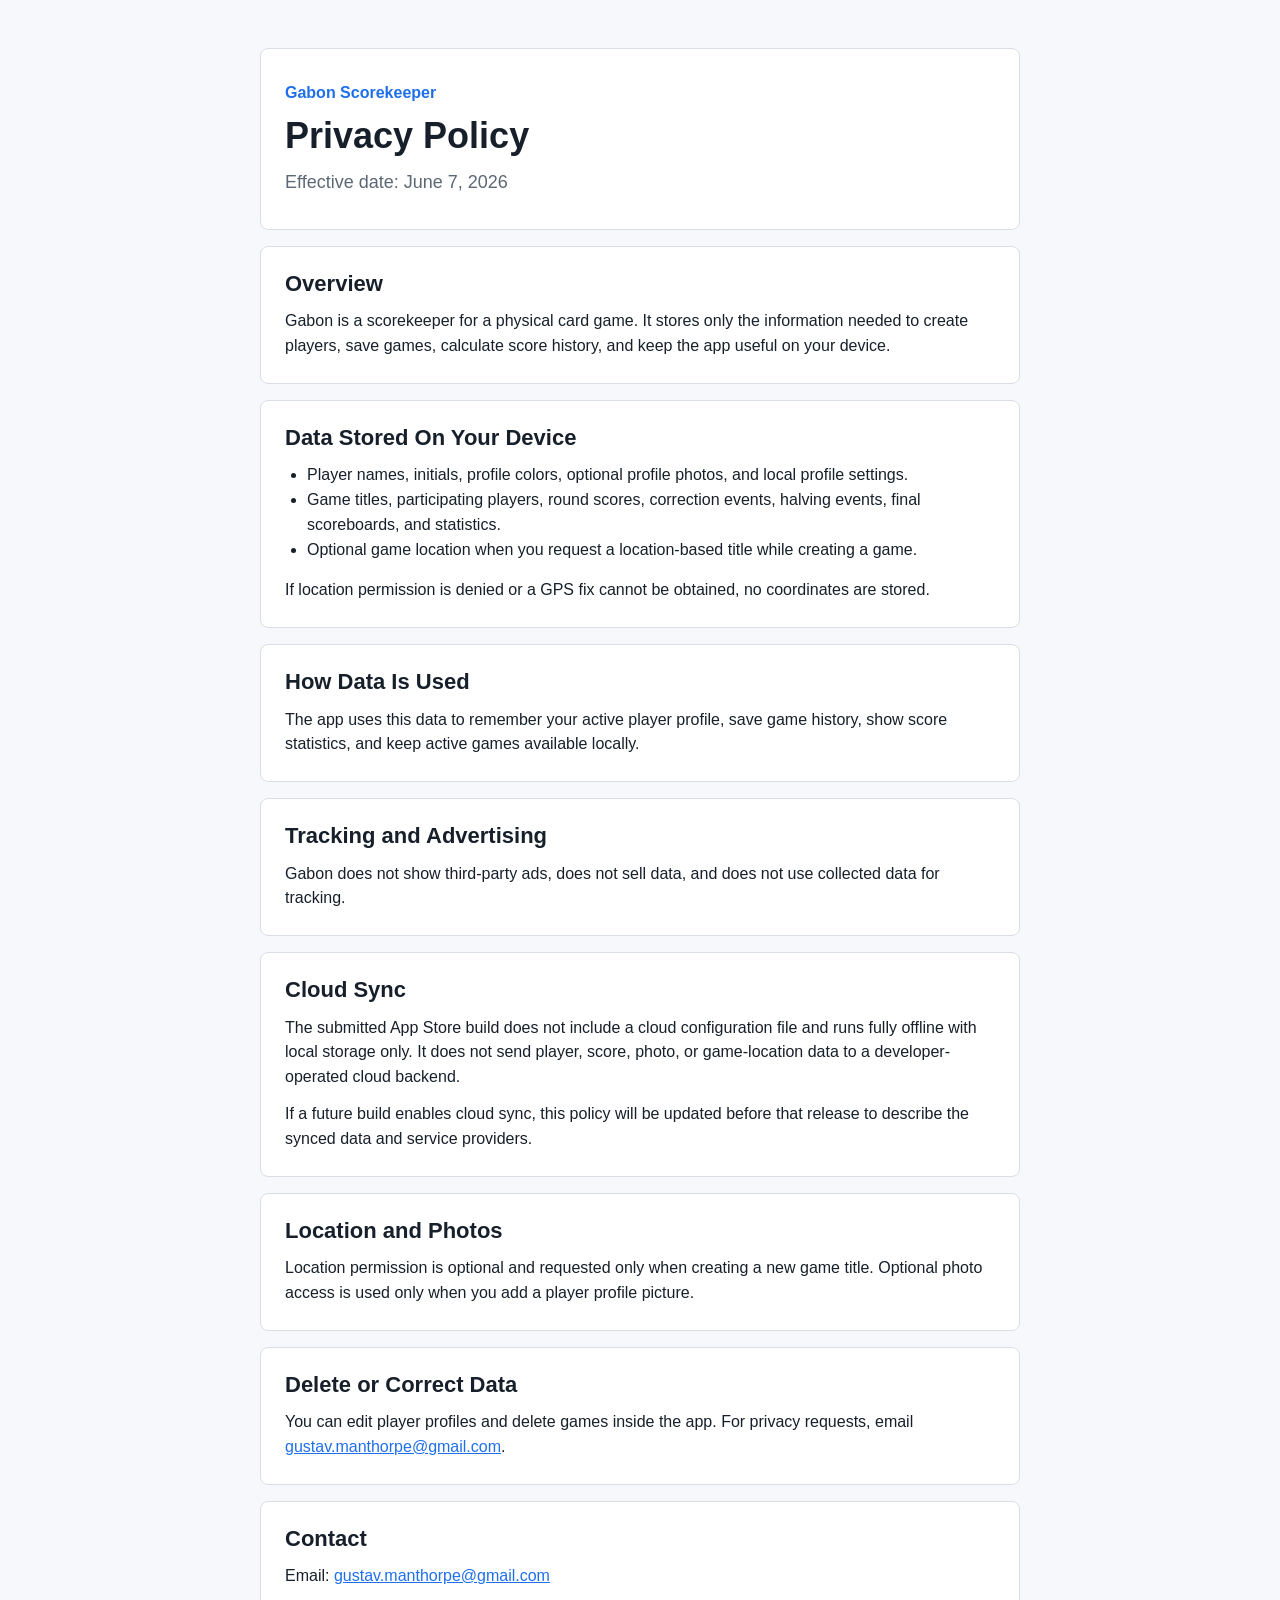
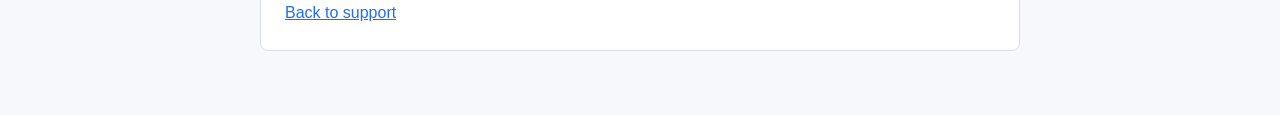
<file: gabon-scorekeeper/privacy.html>
<!doctype html>
<html lang="en">
<head>
  <meta charset="utf-8">
  <meta name="viewport" content="width=device-width, initial-scale=1">
  <title>Gabon Scorekeeper Privacy Policy</title>
  <meta name="description" content="Privacy policy for Gabon Scorekeeper.">
  <style>
    :root { color-scheme: light; --bg: #f7f8fb; --surface: #fff; --text: #17202a; --muted: #5d6875; --line: #d9dee7; --accent: #1f6feb; }
    * { box-sizing: border-box; }
    body { margin: 0; background: var(--bg); color: var(--text); font-family: -apple-system, BlinkMacSystemFont, "Segoe UI", sans-serif; line-height: 1.55; }
    main { width: min(760px, calc(100% - 32px)); margin: 0 auto; padding: 48px 0; }
    section { background: var(--surface); border: 1px solid var(--line); border-radius: 8px; padding: 24px; margin-bottom: 16px; }
    .hero { padding: 32px 24px; }
    .eyebrow { margin: 0 0 8px; color: var(--accent); font-weight: 700; }
    h1, h2 { line-height: 1.2; margin: 0 0 12px; }
    h1 { font-size: 36px; }
    h2 { font-size: 22px; }
    p { margin: 0 0 12px; }
    p:last-child, ul:last-child { margin-bottom: 0; }
    .lead { color: var(--muted); font-size: 18px; }
    a { color: var(--accent); }
    ul { padding-left: 22px; margin-top: 0; }
    @media (max-width: 520px) { main { width: min(100% - 24px, 760px); padding: 24px 0; } section { padding: 18px; } h1 { font-size: 30px; } }
  </style>
</head>
<body>
  <main>
    <section class="hero">
      <p class="eyebrow">Gabon Scorekeeper</p>
      <h1>Privacy Policy</h1>
      <p class="lead">Effective date: June 7, 2026</p>
    </section>
    <section>
      <h2>Overview</h2>
      <p>Gabon is a scorekeeper for a physical card game. It stores only the information needed to create players, save games, calculate score history, and keep the app useful on your device.</p>
    </section>
    <section>
      <h2>Data Stored On Your Device</h2>
      <ul>
        <li>Player names, initials, profile colors, optional profile photos, and local profile settings.</li>
        <li>Game titles, participating players, round scores, correction events, halving events, final scoreboards, and statistics.</li>
        <li>Optional game location when you request a location-based title while creating a game.</li>
      </ul>
      <p>If location permission is denied or a GPS fix cannot be obtained, no coordinates are stored.</p>
    </section>
    <section>
      <h2>How Data Is Used</h2>
      <p>The app uses this data to remember your active player profile, save game history, show score statistics, and keep active games available locally.</p>
    </section>
    <section>
      <h2>Tracking and Advertising</h2>
      <p>Gabon does not show third-party ads, does not sell data, and does not use collected data for tracking.</p>
    </section>
    <section>
      <h2>Cloud Sync</h2>
      <p>The submitted App Store build does not include a cloud configuration file and runs fully offline with local storage only. It does not send player, score, photo, or game-location data to a developer-operated cloud backend.</p>
      <p>If a future build enables cloud sync, this policy will be updated before that release to describe the synced data and service providers.</p>
    </section>
    <section>
      <h2>Location and Photos</h2>
      <p>Location permission is optional and requested only when creating a new game title. Optional photo access is used only when you add a player profile picture.</p>
    </section>
    <section>
      <h2>Delete or Correct Data</h2>
      <p>You can edit player profiles and delete games inside the app. For privacy requests, email <a href="mailto:gustav.manthorpe@gmail.com?subject=Gabon%20Scorekeeper%20Privacy">gustav.manthorpe@gmail.com</a>.</p>
    </section>
    <section>
      <h2>Contact</h2>
      <p>Email: <a href="mailto:gustav.manthorpe@gmail.com">gustav.manthorpe@gmail.com</a></p>
      <p><a href="./support.html">Back to support</a></p>
    </section>
  </main>
</body>
</html>
</file>
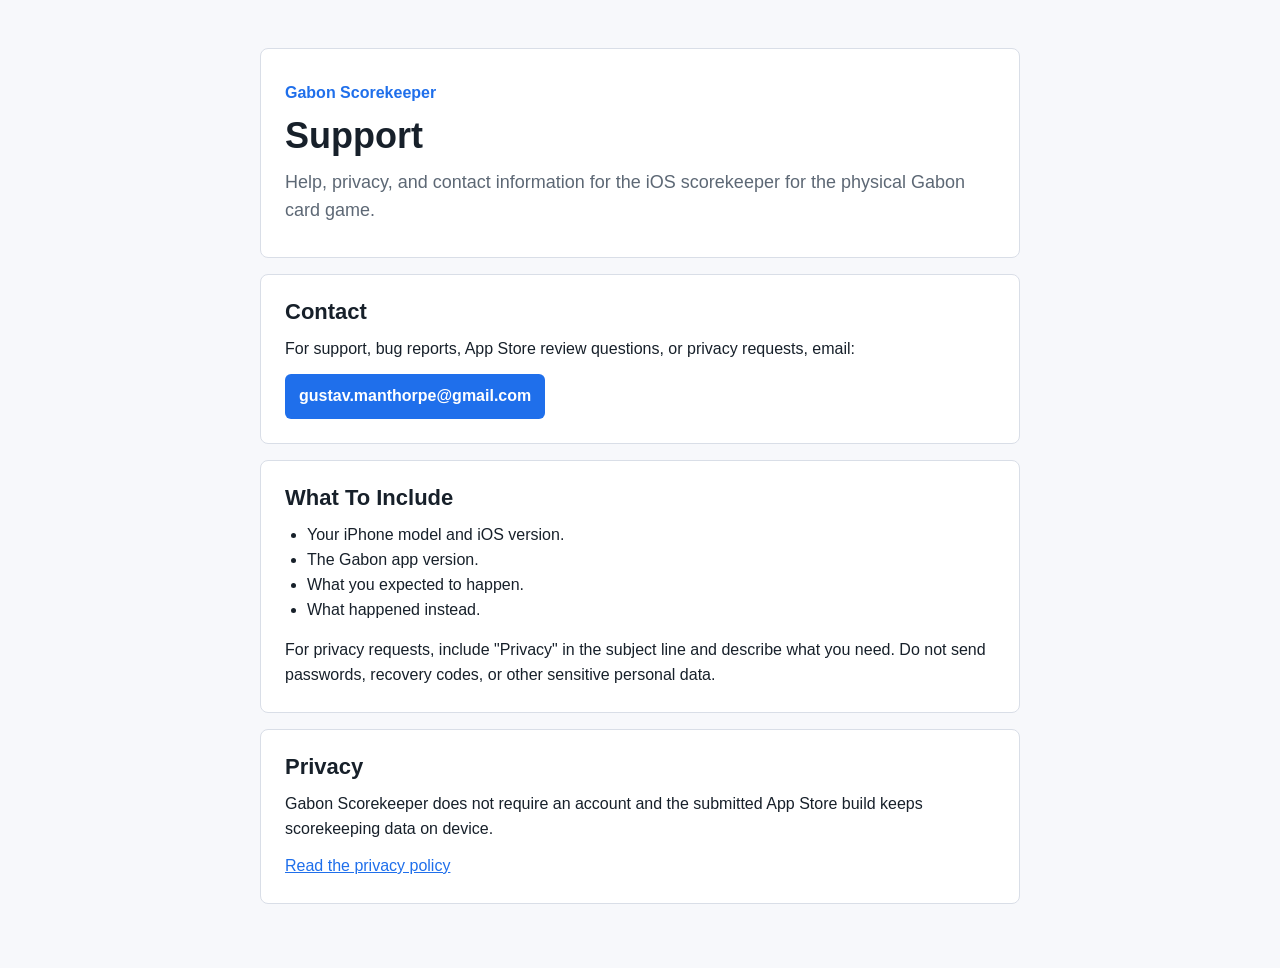
<file: gabon-scorekeeper/support.html>
<!doctype html>
<html lang="en">
<head>
  <meta charset="utf-8">
  <meta name="viewport" content="width=device-width, initial-scale=1">
  <title>Gabon Scorekeeper Support</title>
  <meta name="description" content="Support information for Gabon Scorekeeper.">
  <style>
    :root { color-scheme: light; --bg: #f7f8fb; --surface: #fff; --text: #17202a; --muted: #5d6875; --line: #d9dee7; --accent: #1f6feb; }
    * { box-sizing: border-box; }
    body { margin: 0; background: var(--bg); color: var(--text); font-family: -apple-system, BlinkMacSystemFont, "Segoe UI", sans-serif; line-height: 1.55; }
    main { width: min(760px, calc(100% - 32px)); margin: 0 auto; padding: 48px 0; }
    section { background: var(--surface); border: 1px solid var(--line); border-radius: 8px; padding: 24px; margin-bottom: 16px; }
    .hero { padding: 32px 24px; }
    .eyebrow { margin: 0 0 8px; color: var(--accent); font-weight: 700; }
    h1, h2 { line-height: 1.2; margin: 0 0 12px; }
    h1 { font-size: 36px; }
    h2 { font-size: 22px; }
    p { margin: 0 0 12px; }
    p:last-child, ul:last-child { margin-bottom: 0; }
    .lead { color: var(--muted); font-size: 18px; }
    a { color: var(--accent); }
    .button { display: inline-block; min-height: 44px; padding: 10px 14px; border-radius: 6px; background: var(--accent); color: #fff; font-weight: 700; text-decoration: none; }
    ul { padding-left: 22px; margin-top: 0; }
    @media (max-width: 520px) { main { width: min(100% - 24px, 760px); padding: 24px 0; } section { padding: 18px; } h1 { font-size: 30px; } }
  </style>
</head>
<body>
  <main>
    <section class="hero">
      <p class="eyebrow">Gabon Scorekeeper</p>
      <h1>Support</h1>
      <p class="lead">Help, privacy, and contact information for the iOS scorekeeper for the physical Gabon card game.</p>
    </section>
    <section>
      <h2>Contact</h2>
      <p>For support, bug reports, App Store review questions, or privacy requests, email:</p>
      <p><a class="button" href="mailto:gustav.manthorpe@gmail.com?subject=Gabon%20Scorekeeper%20Support">gustav.manthorpe@gmail.com</a></p>
    </section>
    <section>
      <h2>What To Include</h2>
      <ul>
        <li>Your iPhone model and iOS version.</li>
        <li>The Gabon app version.</li>
        <li>What you expected to happen.</li>
        <li>What happened instead.</li>
      </ul>
      <p>For privacy requests, include "Privacy" in the subject line and describe what you need. Do not send passwords, recovery codes, or other sensitive personal data.</p>
    </section>
    <section>
      <h2>Privacy</h2>
      <p>Gabon Scorekeeper does not require an account and the submitted App Store build keeps scorekeeping data on device.</p>
      <p><a href="./privacy.html">Read the privacy policy</a></p>
    </section>
  </main>
</body>
</html>
</file>
<file: styles.css>
:root {
  --cream: #f7f4e9;
  --cream-deep: #ece8d9;
  --paper: #fffdf7;
  --forest: #17372a;
  --forest-soft: #24513c;
  --forest-muted: #607068;
  --lime: #cdeb72;
  --lime-bright: #dcf79a;
  --orange: #f47b4d;
  --route: #4e5dff;
  --white: #ffffff;
  --shadow-card: 0 0 0 1px rgba(23, 55, 42, 0.06), 0 2px 4px rgba(23, 55, 42, 0.04), 0 18px 44px rgba(23, 55, 42, 0.08);
  --shadow-card-hover: 0 0 0 1px rgba(23, 55, 42, 0.08), 0 4px 8px rgba(23, 55, 42, 0.05), 0 24px 56px rgba(23, 55, 42, 0.12);
  --shell: min(1180px, calc(100vw - 48px));
  --ease-out: cubic-bezier(0.2, 0, 0, 1);
}

*,
*::before,
*::after {
  box-sizing: border-box;
}

html {
  scroll-behavior: smooth;
  scroll-padding-top: 88px;
  -webkit-font-smoothing: antialiased;
  -moz-osx-font-smoothing: grayscale;
}

body {
  margin: 0;
  min-width: 320px;
  overflow-x: hidden;
  background: var(--cream);
  color: var(--forest);
  font-family: "Avenir Next", Avenir, "Segoe UI", Helvetica, Arial, sans-serif;
  line-height: 1.5;
}

button,
a {
  font: inherit;
}

button,
a {
  -webkit-tap-highlight-color: transparent;
}

a {
  color: inherit;
}

svg {
  display: block;
}

h1,
h2,
h3,
p {
  margin-top: 0;
}

h1,
h2,
h3 {
  letter-spacing: -0.035em;
  line-height: 1.04;
  text-wrap: balance;
}

p,
li {
  text-wrap: pretty;
}

.shell {
  width: var(--shell);
  margin-inline: auto;
}

.skip-link {
  position: fixed;
  z-index: 1000;
  top: 12px;
  left: 12px;
  padding: 12px 16px;
  border-radius: 10px;
  background: var(--forest);
  color: var(--white);
  transform: translateY(-160%);
  transition-property: transform;
  transition-duration: 160ms;
  transition-timing-function: var(--ease-out);
}

.skip-link:focus {
  transform: translateY(0);
}

:focus-visible {
  outline: 3px solid var(--orange);
  outline-offset: 3px;
}

.site-header {
  position: fixed;
  z-index: 100;
  inset: 0 0 auto;
  padding: 14px 0;
  transition-property: background-color, box-shadow, padding;
  transition-duration: 180ms;
  transition-timing-function: var(--ease-out);
}

.site-header.is-scrolled,
.site-header.is-solid {
  padding-block: 10px;
  background: rgba(247, 244, 233, 0.88);
  box-shadow: 0 1px 0 rgba(23, 55, 42, 0.07), 0 12px 30px rgba(23, 55, 42, 0.04);
  backdrop-filter: blur(18px);
}

.nav-shell {
  display: flex;
  align-items: center;
  justify-content: space-between;
  gap: 28px;
}

.brand {
  display: inline-flex;
  min-height: 44px;
  align-items: center;
  gap: 11px;
  color: var(--forest);
  font-size: 20px;
  font-weight: 750;
  letter-spacing: -0.035em;
  text-decoration: none;
}

.brand-mark {
  width: 40px;
  height: 40px;
  color: var(--forest);
  flex: 0 0 auto;
}

.brand-mark ellipse {
  fill: var(--lime);
}

.desktop-nav {
  display: flex;
  align-items: center;
  gap: 4px;
}

.desktop-nav a {
  min-height: 44px;
  display: inline-flex;
  align-items: center;
  padding-inline: 16px;
  color: #4e6258;
  font-size: 14px;
  font-weight: 650;
  text-decoration: none;
  border-radius: 12px;
  transition-property: color, background-color;
  transition-duration: 150ms;
  transition-timing-function: ease-out;
}

.desktop-nav a:hover {
  color: var(--forest);
  background: rgba(23, 55, 42, 0.055);
}

.button {
  min-height: 54px;
  display: inline-flex;
  align-items: center;
  justify-content: center;
  gap: 10px;
  padding: 8px 18px;
  border: 0;
  border-radius: 16px;
  font-weight: 750;
  line-height: 1;
  text-decoration: none;
  box-shadow: 0 0 0 1px rgba(23, 55, 42, 0.07), 0 2px 4px rgba(23, 55, 42, 0.08), 0 8px 20px rgba(23, 55, 42, 0.09);
  transition-property: scale, background-color, box-shadow;
  transition-duration: 150ms;
  transition-timing-function: ease-out;
}

.button:hover {
  box-shadow: 0 0 0 1px rgba(23, 55, 42, 0.08), 0 3px 5px rgba(23, 55, 42, 0.1), 0 12px 28px rgba(23, 55, 42, 0.13);
}

.button:active {
  scale: 0.96;
}

.button-small {
  min-height: 46px;
  border-radius: 14px;
  padding-left: 17px;
  padding-right: 15px;
  font-size: 14px;
}

.button-small svg {
  width: 18px;
  height: 18px;
  fill: none;
  stroke: currentColor;
  stroke-width: 1.8;
  stroke-linecap: round;
  stroke-linejoin: round;
}

.button-dark {
  background: var(--forest);
  color: var(--white);
}

.button-dark:hover {
  background: #214b39;
}

.button-primary {
  min-width: 172px;
  justify-content: flex-start;
  padding-left: 17px;
  padding-right: 20px;
  background: var(--lime);
  color: var(--forest);
}

.button-primary:hover {
  background: var(--lime-bright);
}

.button-primary .apple-icon {
  width: 26px;
  height: 26px;
  fill: currentColor;
}

.button-primary span {
  display: flex;
  flex-direction: column;
  gap: 3px;
  font-size: 16px;
  letter-spacing: -0.015em;
}

.button-primary small {
  font-size: 10px;
  font-weight: 650;
  letter-spacing: 0;
  text-transform: uppercase;
}

.eyebrow {
  display: flex;
  align-items: center;
  gap: 9px;
  margin-bottom: 18px;
  color: var(--forest-soft);
  font-size: 12px;
  font-weight: 800;
  letter-spacing: 0.11em;
  text-transform: uppercase;
}

.eyebrow-light {
  color: #bcd2c5;
}

.eyebrow-dot,
.status-dot {
  width: 8px;
  height: 8px;
  border-radius: 50%;
  background: var(--orange);
  box-shadow: 0 0 0 5px rgba(244, 123, 77, 0.13);
}

.hero {
  position: relative;
  min-height: 880px;
  padding: 152px 0 0;
  overflow: hidden;
  background:
    radial-gradient(circle at 83% 22%, rgba(205, 235, 114, 0.22), transparent 26%),
    linear-gradient(180deg, #faf8f0 0%, var(--cream) 70%, #f0ede1 100%);
}

.hero::before {
  content: "";
  position: absolute;
  inset: 0;
  pointer-events: none;
  background-image: radial-gradient(rgba(23, 55, 42, 0.14) 0.7px, transparent 0.7px);
  background-size: 18px 18px;
  opacity: 0.18;
  mask-image: linear-gradient(to bottom, black, transparent 74%);
}

.hero-route {
  position: absolute;
  pointer-events: none;
  border: 2px solid rgba(78, 93, 255, 0.13);
  border-color: rgba(78, 93, 255, 0.13) transparent transparent rgba(78, 93, 255, 0.13);
  border-radius: 48% 52% 40% 60%;
  transform: rotate(-12deg);
}

.hero-route-one {
  width: 420px;
  height: 220px;
  left: -190px;
  top: 250px;
}

.hero-route-two {
  width: 360px;
  height: 190px;
  right: -180px;
  bottom: 130px;
  transform: rotate(28deg);
}

.hero-grid {
  position: relative;
  z-index: 1;
  display: grid;
  grid-template-columns: minmax(0, 1.02fr) minmax(430px, 0.98fr);
  align-items: center;
  gap: 64px;
}

.hero-copy {
  padding-bottom: 80px;
}

.hero h1 {
  max-width: 700px;
  margin-bottom: 26px;
  font-size: clamp(56px, 6.2vw, 84px);
  font-weight: 740;
  letter-spacing: -0.065em;
}

.hero h1 em {
  position: relative;
  z-index: 0;
  font-style: normal;
}

.hero h1 em::after {
  content: "";
  position: absolute;
  z-index: -1;
  height: 15px;
  right: -3px;
  bottom: 5px;
  left: -3px;
  border-radius: 50%;
  background: var(--lime);
  transform: rotate(-1.5deg);
  opacity: 0.85;
}

.hero-lead {
  max-width: 610px;
  margin-bottom: 31px;
  color: #51635a;
  font-size: clamp(18px, 1.6vw, 21px);
  line-height: 1.65;
}

.hero-actions {
  display: flex;
  align-items: center;
  gap: 24px;
  margin-bottom: 23px;
}

.text-link {
  min-height: 44px;
  display: inline-flex;
  align-items: center;
  gap: 8px;
  color: var(--forest);
  font-size: 14px;
  font-weight: 750;
  text-decoration: none;
}

.text-link svg,
.faq-more svg,
.back-link svg {
  width: 19px;
  height: 19px;
  fill: none;
  stroke: currentColor;
  stroke-width: 1.8;
  stroke-linecap: round;
  stroke-linejoin: round;
  transition-property: transform;
  transition-duration: 150ms;
  transition-timing-function: ease-out;
}

.text-link:hover svg {
  transform: translateY(3px);
}

.text-link-light {
  color: var(--white);
}

.text-link-light:hover svg {
  transform: translateX(3px);
}

.hero-note {
  display: flex;
  align-items: center;
  gap: 10px;
  margin-bottom: 0;
  color: #5e6d65;
  font-size: 13px;
  font-weight: 600;
}

.hero-note .status-dot {
  width: 7px;
  height: 7px;
  background: #52a875;
  box-shadow: 0 0 0 4px rgba(82, 168, 117, 0.13);
}

.hero-visual {
  position: relative;
  min-height: 640px;
  display: grid;
  place-items: center;
}

.phone-frame {
  position: relative;
  z-index: 2;
  width: 335px;
  padding: 10px;
  border-radius: 50px;
  background: #163429;
  box-shadow: 0 0 0 1px rgba(255, 255, 255, 0.28), 0 18px 40px rgba(23, 55, 42, 0.16), 0 44px 90px rgba(23, 55, 42, 0.22);
  transform: rotate(2.3deg);
}

.phone-frame::before,
.phone-frame::after {
  content: "";
  position: absolute;
  left: -3px;
  width: 3px;
  border-radius: 3px 0 0 3px;
  background: #2b4c3e;
}

.phone-frame::before {
  top: 115px;
  height: 56px;
}

.phone-frame::after {
  top: 184px;
  height: 34px;
}

.phone-frame-screenshot {
  width: 300px;
  padding: 8px;
  border-radius: 48px;
  background: #0b0b52;
  transform: rotate(1.8deg);
}

.hero-app-screenshot {
  width: 100%;
  height: auto;
  display: block;
  border-radius: 40px;
  outline: 1px solid rgba(255, 255, 255, 0.18);
  outline-offset: -1px;
}

.screenshot-label {
  position: absolute;
  z-index: 4;
  bottom: 4px;
  padding: 7px 11px;
  border-radius: 999px;
  background: rgba(247, 244, 233, 0.9);
  color: #6d7b74;
  box-shadow: 0 0 0 1px rgba(23, 55, 42, 0.07);
  backdrop-filter: blur(10px);
  font-size: 9px;
  font-weight: 750;
  letter-spacing: 0.06em;
  text-transform: uppercase;
}


.map-caption {
  position: absolute;
  z-index: 4;
  min-height: 50px;
  display: flex;
  align-items: center;
  gap: 10px;
  padding: 8px 15px 8px 10px;
  border-radius: 17px;
  background: rgba(255, 253, 247, 0.92);
  color: var(--forest);
  box-shadow: var(--shadow-card);
  backdrop-filter: blur(12px);
  font-size: 12px;
  font-weight: 750;
}

.map-caption-top {
  top: 112px;
  left: 8px;
  transform: rotate(-4deg);
}

.map-caption-bottom {
  right: 0;
  bottom: 150px;
  transform: rotate(3deg);
}

.caption-icon {
  width: 32px;
  height: 32px;
  display: grid;
  place-items: center;
  border-radius: 10px;
}

.caption-route {
  background: rgba(78, 93, 255, 0.12);
}

.caption-route::after {
  content: "";
  width: 16px;
  height: 8px;
  border: 3px solid var(--route);
  border-color: var(--route) transparent transparent var(--route);
  border-radius: 50%;
  transform: rotate(-15deg);
}

.caption-dot {
  background: rgba(244, 123, 77, 0.13);
}

.caption-dot::after {
  content: "";
  width: 9px;
  height: 9px;
  border: 2px solid var(--white);
  border-radius: 50%;
  background: var(--orange);
  box-shadow: 0 0 0 1px rgba(23, 55, 42, 0.06);
}

.hero-proof {
  position: relative;
  z-index: 2;
  display: grid;
  grid-template-columns: repeat(3, 1fr);
  border-top: 1px solid rgba(23, 55, 42, 0.09);
}

.hero-proof > div {
  min-height: 112px;
  display: flex;
  flex-direction: column;
  justify-content: center;
  gap: 3px;
  padding: 24px 36px;
  border-right: 1px solid rgba(23, 55, 42, 0.09);
}

.hero-proof > div:first-child {
  padding-left: 0;
}

.hero-proof > div:last-child {
  border-right: 0;
}

.hero-proof strong {
  font-size: 17px;
  letter-spacing: -0.025em;
}

.hero-proof span {
  color: #5e6d65;
  font-size: 13px;
}

.section {
  padding: 120px 0;
}

.section-heading {
  max-width: 760px;
  margin-bottom: 58px;
}

.section-heading h2,
.coverage-copy h2,
.purpose-intro h2,
.faq-intro h2,
.cta-copy h2,
.support-hero h1 {
  margin-bottom: 22px;
  font-size: clamp(42px, 5vw, 64px);
  font-weight: 720;
  letter-spacing: -0.055em;
}

.section-heading > p:last-child,
.coverage-copy > p,
.faq-intro > p,
.cta-copy > p,
.support-hero-inner > p:last-child {
  max-width: 650px;
  margin-bottom: 0;
  color: #627169;
  font-size: 18px;
  line-height: 1.65;
}

.section-how {
  background: var(--paper);
}

.section-product {
  overflow: hidden;
  background: var(--cream);
}

.product-heading {
  max-width: 840px;
}

.app-showcase {
  display: grid;
  grid-template-columns: repeat(3, minmax(0, 1fr));
  gap: 18px;
}

.app-shot {
  min-width: 0;
  margin: 0;
  padding: 13px 13px 26px;
  overflow: hidden;
  border-radius: 36px;
  background: var(--paper);
  box-shadow: var(--shadow-card);
  transition-property: transform, box-shadow;
  transition-duration: 180ms;
  transition-timing-function: var(--ease-out);
}

.app-shot-media {
  height: 600px;
  overflow: hidden;
  border-radius: 23px;
  background: #eef0eb;
  outline: 1px solid rgba(0, 0, 0, 0.1);
  outline-offset: -1px;
}

.app-shot-media-map {
  background: #d9e8eb;
}

.app-shot-media-badges,
.app-shot-media-stats {
  background: #f4f4f4;
}

.app-shot-media img {
  width: 100%;
  height: 100%;
  display: block;
  object-fit: cover;
  object-position: top center;
}

.app-shot figcaption {
  display: flex;
  flex-direction: column;
  padding: 24px 14px 0;
}

.app-shot figcaption > span {
  margin-bottom: 8px;
  color: #78867e;
  font-size: 10px;
  font-weight: 800;
  letter-spacing: 0.09em;
  text-transform: uppercase;
}

.app-shot figcaption h3 {
  margin-bottom: 9px;
  font-size: 22px;
  font-weight: 720;
  letter-spacing: -0.035em;
}

.app-shot figcaption p {
  margin: 0;
  color: #65746c;
  font-size: 14px;
  line-height: 1.6;
}

.showcase-swipe-hint {
  display: none;
}

.showcase-footer {
  min-height: 112px;
  display: flex;
  align-items: center;
  justify-content: space-between;
  gap: 32px;
  margin-top: 22px;
  padding: 24px 26px 24px 30px;
  border-radius: 28px;
  background: var(--forest);
  color: var(--white);
  box-shadow: 0 20px 46px rgba(23, 55, 42, 0.16);
}

.showcase-footer > div:first-child {
  display: flex;
  flex-direction: column;
  gap: 4px;
}

.showcase-footer > div:first-child span {
  color: var(--lime);
  font-size: 10px;
  font-weight: 800;
  letter-spacing: 0.09em;
  text-transform: uppercase;
}

.showcase-footer > div:first-child strong {
  font-size: 21px;
  letter-spacing: -0.03em;
}

.showcase-footer-actions {
  display: flex;
  flex: 0 0 auto;
  align-items: center;
  gap: 22px;
}

.steps-grid {
  display: grid;
  grid-template-columns: repeat(3, 1fr);
  gap: 18px;
}

.step-card {
  min-height: 350px;
  display: flex;
  flex-direction: column;
  padding: 29px;
  border-radius: 28px;
  background: var(--cream);
  box-shadow: var(--shadow-card);
  transition-property: transform, box-shadow;
  transition-duration: 180ms;
  transition-timing-function: var(--ease-out);
}

.step-card:hover {
  transform: translateY(-5px);
  box-shadow: var(--shadow-card-hover);
}

.step-card-featured {
  background: var(--forest);
  color: var(--white);
}

.step-card-featured p,
.step-card-featured .step-number {
  color: #b8c9c0;
}

.step-card-featured .step-icon {
  background: var(--lime);
  color: var(--forest);
}

.step-top {
  display: flex;
  align-items: flex-start;
  justify-content: space-between;
  margin-bottom: auto;
}

.step-number,
.purpose-number {
  color: #8a978f;
  font-size: 12px;
  font-weight: 800;
  font-variant-numeric: tabular-nums;
  letter-spacing: 0.08em;
}

.step-icon {
  width: 50px;
  height: 50px;
  display: grid;
  place-items: center;
  border-radius: 16px;
  background: #e2eddc;
  color: var(--forest);
}

.step-icon-orange {
  background: rgba(244, 123, 77, 0.14);
  color: var(--orange);
}

.step-icon svg,
.support-aside-icon svg {
  width: 23px;
  height: 23px;
  fill: none;
  stroke: currentColor;
  stroke-width: 1.8;
  stroke-linecap: round;
  stroke-linejoin: round;
}

.step-card h3 {
  margin: 50px 0 13px;
  font-size: 26px;
  font-weight: 720;
}

.step-card p {
  margin-bottom: 0;
  color: #68766f;
  font-size: 15px;
  line-height: 1.65;
}

.guide-callout {
  min-height: 96px;
  display: flex;
  align-items: center;
  justify-content: space-between;
  gap: 30px;
  margin-top: 22px;
  padding: 22px 24px 22px 28px;
  border-radius: 24px;
  background: #eef3e6;
  box-shadow: var(--shadow-card);
}

.guide-callout > div {
  display: flex;
  flex-direction: column;
  gap: 3px;
}

.guide-callout span {
  color: #728078;
  font-size: 11px;
  font-weight: 800;
  letter-spacing: 0.08em;
  text-transform: uppercase;
}

.guide-callout strong {
  font-size: 17px;
  letter-spacing: -0.02em;
}

.guide-callout a {
  min-height: 48px;
  display: inline-flex;
  flex: 0 0 auto;
  align-items: center;
  gap: 8px;
  padding: 0 16px 0 18px;
  border-radius: 14px;
  background: var(--forest);
  color: var(--white);
  font-size: 13px;
  font-weight: 750;
  text-decoration: none;
  transition-property: scale, background-color;
  transition-duration: 150ms;
  transition-timing-function: ease-out;
}

.guide-callout a:hover {
  background: var(--forest-soft);
}

.guide-callout a:active {
  scale: 0.96;
}

.guide-callout svg {
  width: 18px;
  height: 18px;
  fill: none;
  stroke: currentColor;
  stroke-width: 1.8;
  stroke-linecap: round;
  stroke-linejoin: round;
}

.mini-progress {
  display: grid;
  grid-template-columns: repeat(6, 1fr);
  gap: 5px;
  margin-top: 23px;
}

.mini-progress span,
.mini-progress i {
  height: 5px;
  border-radius: 5px;
}

.mini-progress span {
  background: var(--lime);
}

.mini-progress i {
  background: rgba(255, 255, 255, 0.16);
}

.section-coverage {
  overflow: hidden;
  background: var(--forest);
  color: var(--white);
}

.coverage-grid {
  display: grid;
  grid-template-columns: 0.86fr 1.14fr;
  align-items: center;
  gap: 90px;
}

.coverage-copy > p {
  color: #aebfb6;
}

.coverage-tabs {
  width: fit-content;
  display: flex;
  gap: 5px;
  margin: 36px 0 34px;
  padding: 5px;
  border-radius: 17px;
  background: rgba(255, 255, 255, 0.08);
  box-shadow: 0 0 0 1px rgba(255, 255, 255, 0.08);
}

.coverage-tab {
  min-height: 44px;
  padding: 0 17px;
  border: 0;
  border-radius: 12px;
  background: transparent;
  color: #aebfb6;
  cursor: pointer;
  font-size: 13px;
  font-weight: 750;
  transition-property: color, background-color, box-shadow;
  transition-duration: 160ms;
  transition-timing-function: var(--ease-out);
}

.coverage-tab.is-active {
  background: var(--lime);
  color: var(--forest);
  box-shadow: 0 2px 10px rgba(0, 0, 0, 0.16);
}

.coverage-panel {
  min-height: 150px;
}

.coverage-panel[hidden] {
  display: none;
}

.coverage-panel-label {
  display: block;
  margin-bottom: 10px;
  color: var(--lime);
  font-size: 11px;
  font-weight: 800;
  letter-spacing: 0.09em;
  text-transform: uppercase;
}

.coverage-panel h3 {
  margin-bottom: 11px;
  font-size: 24px;
  font-weight: 700;
}

.coverage-panel p {
  margin: 0;
  color: #acbdb4;
  font-size: 15px;
  line-height: 1.65;
}

.coverage-visual {
  position: relative;
  min-height: 570px;
}

.layer-card {
  position: absolute;
  width: min(510px, 100%);
  border-radius: 34px;
  box-shadow: 0 25px 70px rgba(0, 0, 0, 0.22);
}

.layer-card-back,
.layer-card-middle {
  height: 330px;
  display: flex;
  flex-direction: column;
  padding: 27px 31px;
  color: var(--forest);
}

.layer-card-back span,
.layer-card-middle span,
.layer-card-front .layer-card-header span:first-child {
  font-size: 11px;
  font-weight: 800;
  letter-spacing: 0.09em;
  text-transform: uppercase;
}

.layer-card-back strong,
.layer-card-middle strong,
.layer-card-header strong {
  margin-top: 4px;
  font-size: 22px;
  letter-spacing: -0.04em;
}

.layer-card-back {
  top: 25px;
  left: 58px;
  background: #bdd3c2;
  transform: rotate(7deg);
  opacity: 0.55;
}

.layer-card-middle {
  top: 58px;
  left: 20px;
  background: #dce7d5;
  transform: rotate(-4deg);
  opacity: 0.82;
}

.layer-card-front {
  z-index: 2;
  top: 102px;
  right: 0;
  padding: 18px;
  border-radius: 36px;
  background: var(--paper);
  color: var(--forest);
  transform: rotate(1.5deg);
}

.layer-card-header {
  display: flex;
  align-items: center;
  justify-content: space-between;
  gap: 18px;
  padding: 7px 10px 18px;
}

.layer-card-header > div {
  display: flex;
  flex-direction: column;
}

.layer-pill {
  min-height: 32px;
  display: inline-flex;
  align-items: center;
  padding: 0 11px;
  border-radius: 10px;
  background: #e3efdd;
  color: #2e704b;
}

.layer-card-front svg {
  width: 100%;
  overflow: hidden;
  border-radius: 24px;
  outline: 1px solid rgba(0, 0, 0, 0.1);
  outline-offset: -1px;
}

.layer-stats {
  display: grid;
  grid-template-columns: 1fr 1fr;
  gap: 10px;
  padding-top: 16px;
}

.layer-stats > div {
  display: flex;
  flex-direction: column;
  gap: 1px;
  padding: 12px 15px;
  border-radius: 17px;
  background: #f3f1e8;
}

.layer-stats strong {
  font-size: 22px;
  font-variant-numeric: tabular-nums;
  letter-spacing: -0.035em;
}

.layer-stats span {
  color: #728078;
  font-size: 10px;
}

.section-purpose {
  background: var(--cream);
}

.purpose-grid {
  display: grid;
  grid-template-columns: 0.9fr 1.1fr;
  gap: 110px;
}

.purpose-intro {
  position: sticky;
  top: 130px;
  align-self: start;
}

.purpose-list {
  border-top: 1px solid rgba(23, 55, 42, 0.12);
}

.purpose-item {
  display: grid;
  grid-template-columns: 42px 1fr;
  gap: 20px;
  padding: 34px 0 36px;
  border-bottom: 1px solid rgba(23, 55, 42, 0.12);
}

.purpose-item h3 {
  margin-bottom: 9px;
  font-size: 24px;
  font-weight: 700;
}

.purpose-item p {
  max-width: 520px;
  margin-bottom: 0;
  color: #65736c;
  font-size: 16px;
  line-height: 1.65;
}

.section-faq {
  background: var(--paper);
}

.faq-grid {
  display: grid;
  grid-template-columns: 0.78fr 1.22fr;
  gap: 100px;
}

.faq-intro {
  align-self: start;
}

.faq-intro > p a {
  min-height: 44px;
  display: inline-flex;
  align-items: center;
  color: var(--forest);
  font-weight: 700;
  text-underline-offset: 3px;
}

.faq-list {
  border-top: 1px solid rgba(23, 55, 42, 0.12);
}

.faq-item {
  border-bottom: 1px solid rgba(23, 55, 42, 0.12);
}

.faq-item h2,
.faq-item h3 {
  margin: 0;
}

.faq-item button {
  width: 100%;
  min-height: 74px;
  display: flex;
  align-items: center;
  justify-content: space-between;
  gap: 28px;
  padding: 18px 0;
  border: 0;
  background: transparent;
  color: var(--forest);
  cursor: pointer;
  text-align: left;
  font-size: 17px;
  font-weight: 700;
  letter-spacing: -0.02em;
}

.faq-icon {
  position: relative;
  width: 34px;
  height: 34px;
  display: grid;
  flex: 0 0 auto;
  place-items: center;
  border-radius: 11px;
  background: #eef0e7;
}

.faq-icon i {
  position: absolute;
  width: 13px;
  height: 1.5px;
  border-radius: 2px;
  background: currentColor;
  transition-property: transform, opacity;
  transition-duration: 180ms;
  transition-timing-function: var(--ease-out);
}

.faq-icon i:last-child {
  transform: rotate(90deg);
}

.faq-item.is-open .faq-icon i:last-child {
  transform: rotate(0deg);
  opacity: 0;
}

.faq-answer {
  overflow: hidden;
}

.faq-answer p {
  margin: -2px 56px 23px 0;
  color: #68766f;
  font-size: 15px;
  line-height: 1.7;
}

.faq-answer a {
  font-weight: 700;
  text-underline-offset: 3px;
}

.faq-more {
  min-height: 54px;
  display: inline-flex;
  align-items: center;
  gap: 8px;
  margin-top: 18px;
  color: var(--forest);
  font-size: 14px;
  font-weight: 750;
  text-decoration: none;
}

.faq-more:hover svg {
  transform: translateX(4px);
}

.section-cta {
  padding-top: 40px;
  background: var(--paper);
}

.cta-card {
  position: relative;
  min-height: 480px;
  display: flex;
  align-items: center;
  overflow: hidden;
  padding: 72px;
  border-radius: 44px;
  background: var(--forest);
  color: var(--white);
  box-shadow: 0 28px 70px rgba(23, 55, 42, 0.18);
}

.cta-copy {
  position: relative;
  z-index: 2;
  max-width: 620px;
}

.cta-copy > p {
  color: #b3c5bb;
}

.cta-copy .button {
  margin-top: 15px;
}

.cta-map {
  position: absolute;
  inset: 0 0 0 52%;
  overflow: hidden;
  opacity: 0.9;
}

.cta-map::before,
.cta-map::after {
  content: "";
  position: absolute;
  width: 520px;
  height: 250px;
  border: 2px solid rgba(205, 235, 114, 0.18);
  border-color: rgba(205, 235, 114, 0.18) transparent transparent rgba(205, 235, 114, 0.18);
  border-radius: 50%;
  transform: rotate(-24deg);
}

.cta-map::before {
  top: 80px;
  left: -60px;
}

.cta-map::after {
  top: 190px;
  left: 90px;
  transform: rotate(28deg);
}

.cta-map span {
  position: absolute;
  z-index: 2;
  width: 14px;
  height: 14px;
  border: 3px solid var(--forest);
  border-radius: 50%;
  background: var(--orange);
  box-shadow: 0 0 0 5px rgba(244, 123, 77, 0.14);
}

.cta-map span:nth-child(1) { top: 20%; left: 33%; }
.cta-map span:nth-child(2) { top: 48%; left: 58%; }
.cta-map span:nth-child(3) { top: 72%; left: 30%; }
.cta-map span:nth-child(4) { top: 30%; left: 78%; }
.cta-map span:nth-child(5) { top: 80%; left: 82%; }

.cta-map i {
  position: absolute;
  width: 280px;
  height: 150px;
  top: 150px;
  left: 50px;
  border: 6px solid var(--route);
  border-color: var(--route) transparent transparent var(--route);
  border-radius: 46%;
  transform: rotate(12deg);
  box-shadow: -4px -4px 0 rgba(255, 255, 255, 0.13);
}

.site-footer {
  padding: 70px 0 28px;
  background: var(--cream);
}

.footer-grid {
  display: grid;
  grid-template-columns: 0.85fr 1.15fr;
  gap: 80px;
  padding-bottom: 62px;
}

.footer-brand {
  margin-bottom: 13px;
}

.footer-grid > div:first-child > p {
  color: #5e6d65;
  font-size: 14px;
}

.footer-links {
  display: grid;
  grid-template-columns: repeat(3, 1fr);
  gap: 36px;
}

.footer-links > div {
  display: flex;
  flex-direction: column;
  align-items: flex-start;
  gap: 11px;
}

.footer-links strong {
  margin-bottom: 5px;
  font-size: 13px;
}

.footer-links a,
.footer-bottom,
.compact-footer a {
  color: #5e6d65;
  font-size: 13px;
  text-decoration: none;
}

.footer-links a {
  min-width: 44px;
  min-height: 44px;
  display: inline-flex;
  align-items: center;
}

.footer-bottom a {
  min-width: 44px;
  min-height: 44px;
  display: inline-flex;
  align-items: center;
}

.footer-links a:hover,
.compact-footer a:hover {
  color: var(--forest);
  text-decoration: underline;
  text-underline-offset: 3px;
}

.footer-bottom {
  display: flex;
  justify-content: space-between;
  gap: 24px;
  padding-top: 22px;
  border-top: 1px solid rgba(23, 55, 42, 0.1);
}

.reveal {
  opacity: 0;
  transform: translateY(18px);
  filter: blur(4px);
  transition-property: opacity, transform, filter;
  transition-duration: 520ms;
  transition-timing-function: var(--ease-out);
}

.reveal.is-visible {
  opacity: 1;
  transform: translateY(0);
  filter: blur(0);
}

@media (hover: hover) {
  .app-shot.reveal.is-visible:hover {
    transform: translateY(-5px);
    box-shadow: var(--shadow-card-hover);
  }
}

.hero-enter {
  opacity: 0;
  transform: translateY(14px);
  filter: blur(4px);
  animation: hero-enter 560ms var(--ease-out) forwards;
}

.hero-enter-one { animation-delay: 80ms; }
.hero-enter-two { animation-delay: 160ms; }
.hero-enter-three { animation-delay: 240ms; }
.hero-enter-four { animation-delay: 320ms; }
.hero-enter-five { animation-delay: 400ms; }

@keyframes hero-enter {
  to {
    opacity: 1;
    transform: translateY(0);
    filter: blur(0);
  }
}

.support-page {
  background: var(--paper);
}

.back-link {
  min-height: 44px;
  display: inline-flex;
  align-items: center;
  gap: 8px;
  color: #5e6f66;
  font-size: 14px;
  font-weight: 700;
  text-decoration: none;
}

.back-link:hover svg {
  transform: translateX(-4px);
}

.support-main {
  padding-top: 74px;
}

.support-hero {
  padding: 110px 0 80px;
  background:
    radial-gradient(circle at 75% 20%, rgba(205, 235, 114, 0.25), transparent 24%),
    var(--cream);
}

.support-hero-inner {
  max-width: 840px;
  margin-inline: auto;
  text-align: center;
}

.support-hero-inner .eyebrow {
  justify-content: center;
}

.support-content {
  display: grid;
  grid-template-columns: 300px 1fr;
  gap: 90px;
  padding-block: 90px 130px;
}

.support-aside {
  position: sticky;
  top: 120px;
  align-self: start;
  padding: 25px;
  border-radius: 25px;
  background: var(--cream);
  box-shadow: var(--shadow-card);
}

.support-aside-icon {
  width: 48px;
  height: 48px;
  display: grid;
  place-items: center;
  margin-bottom: 24px;
  border-radius: 15px;
  background: var(--lime);
}

.support-aside h2 {
  margin-bottom: 10px;
  font-size: 22px;
  font-weight: 720;
}

.support-aside p {
  margin-bottom: 17px;
  color: #6d7a73;
  font-size: 14px;
}

.support-aside a {
  min-height: 44px;
  display: inline-flex;
  align-items: center;
  color: var(--forest);
  font-size: 14px;
  font-weight: 750;
  text-underline-offset: 3px;
}

.support-faq .faq-item button {
  min-height: 82px;
  font-size: 19px;
}

.compact-footer {
  padding-top: 0;
  background: var(--paper);
}

.article-page {
  background: var(--paper);
}

.article-hero {
  padding: 158px 0 92px;
  background:
    radial-gradient(circle at 78% 25%, rgba(205, 235, 114, 0.28), transparent 25%),
    radial-gradient(circle at 15% 82%, rgba(78, 93, 255, 0.07), transparent 22%),
    var(--cream);
}

.article-hero-inner {
  max-width: 920px;
  margin-inline: auto;
}

.breadcrumbs {
  margin-bottom: 38px;
}

.breadcrumbs ol {
  display: flex;
  align-items: center;
  gap: 9px;
  margin: 0;
  padding: 0;
  list-style: none;
}

.breadcrumbs li {
  display: inline-flex;
  align-items: center;
  gap: 9px;
  color: #75837b;
  font-size: 12px;
  font-weight: 650;
}

.breadcrumbs li + li::before {
  content: "/";
  color: #aab3ad;
}

.breadcrumbs a {
  min-height: 40px;
  display: inline-flex;
  align-items: center;
  text-decoration: none;
}

.breadcrumbs a:hover {
  color: var(--forest);
  text-decoration: underline;
  text-underline-offset: 3px;
}

.article-hero h1 {
  max-width: 900px;
  margin-bottom: 26px;
  font-size: clamp(54px, 7vw, 84px);
  font-weight: 740;
  letter-spacing: -0.065em;
}

.article-lead {
  max-width: 790px;
  margin-bottom: 29px;
  color: #53655b;
  font-size: clamp(19px, 2vw, 23px);
  line-height: 1.62;
}

.article-meta {
  display: flex;
  align-items: center;
  gap: 24px;
  color: #748179;
  font-size: 12px;
  font-weight: 650;
}

.article-meta span + span {
  position: relative;
}

.article-meta span + span::before {
  content: "";
  position: absolute;
  top: 50%;
  left: -14px;
  width: 4px;
  height: 4px;
  border-radius: 50%;
  background: var(--orange);
  transform: translateY(-50%);
}

.article-layout {
  display: grid;
  grid-template-columns: 230px minmax(0, 760px);
  justify-content: center;
  gap: 80px;
  padding-block: 95px 140px;
}

.article-toc {
  position: sticky;
  top: 120px;
  align-self: start;
  padding: 20px;
  border-radius: 21px;
  background: var(--cream);
  box-shadow: var(--shadow-card);
}

.article-toc strong {
  display: block;
  margin-bottom: 11px;
  color: var(--forest);
  font-size: 12px;
  letter-spacing: 0.06em;
  text-transform: uppercase;
}

.article-toc nav {
  display: flex;
  flex-direction: column;
}

.article-toc a {
  min-height: 40px;
  display: flex;
  align-items: center;
  padding: 7px 8px;
  border-radius: 9px;
  color: #64746b;
  font-size: 12px;
  font-weight: 650;
  line-height: 1.4;
  text-decoration: none;
  transition-property: color, background-color;
  transition-duration: 150ms;
  transition-timing-function: ease-out;
}

.article-toc a:hover {
  background: rgba(23, 55, 42, 0.06);
  color: var(--forest);
}

.article-body {
  min-width: 0;
}

.article-body section {
  scroll-margin-top: 110px;
}

.article-body section + section {
  margin-top: 76px;
  padding-top: 76px;
  border-top: 1px solid rgba(23, 55, 42, 0.11);
}

.article-body h2 {
  max-width: 720px;
  margin: 0 0 24px;
  font-size: clamp(34px, 4vw, 49px);
  font-weight: 720;
  letter-spacing: -0.05em;
}

.article-body h3 {
  margin: 40px 0 13px;
  font-size: 23px;
  font-weight: 710;
  letter-spacing: -0.035em;
}

.article-body p,
.article-body li {
  color: #52635a;
  font-family: Georgia, "Times New Roman", serif;
  font-size: 18px;
  line-height: 1.78;
}

.article-body p {
  margin-bottom: 23px;
}

.article-body p strong,
.article-body li strong {
  color: var(--forest);
}

.article-intro {
  padding-left: 24px;
  border-left: 4px solid var(--lime);
  color: var(--forest) !important;
  font-size: 21px !important;
  font-weight: 600;
  line-height: 1.65 !important;
}

.article-figure {
  margin: 48px 0 0;
}

.article-screenshot-stage {
  min-height: 510px;
  display: grid;
  grid-template-columns: minmax(0, 1fr) minmax(0, 1fr) minmax(210px, 1.2fr);
  align-items: center;
  gap: 20px;
  padding: 30px;
  overflow: hidden;
  border-radius: 38px;
  background:
    radial-gradient(circle at 26% 16%, rgba(205, 235, 114, 0.2), transparent 31%),
    linear-gradient(145deg, #17372a, #0c251b);
  box-shadow: var(--shadow-card);
}

.article-screen {
  width: 100%;
  height: auto;
  display: block;
  border-radius: 25px;
  outline: 1px solid rgba(255, 255, 255, 0.2);
  outline-offset: -1px;
  box-shadow: 0 18px 40px rgba(0, 0, 0, 0.25);
}

.article-screen-map {
  transform: rotate(-2deg);
}

.article-screen-progress {
  transform: rotate(2deg);
}

.article-screen-note {
  display: flex;
  flex-direction: column;
  gap: 9px;
  padding-left: 9px;
  color: var(--white);
}

.article-screen-note span {
  color: var(--lime);
  font-size: 10px;
  font-weight: 800;
  letter-spacing: 0.09em;
  text-transform: uppercase;
}

.article-screen-note strong {
  font-size: clamp(24px, 3.2vw, 34px);
  line-height: 1.08;
  letter-spacing: -0.045em;
}

.article-figure figcaption {
  max-width: 650px;
  margin: 14px auto 0;
  color: #7a8780;
  font-size: 12px;
  line-height: 1.55;
  text-align: center;
}

.article-body blockquote {
  margin: 42px 0;
  padding: 28px 30px 26px;
  border-radius: 25px;
  background: var(--forest);
  color: var(--white);
  box-shadow: 0 18px 40px rgba(23, 55, 42, 0.14);
}

.article-body blockquote strong {
  display: block;
  margin-bottom: 7px;
  color: var(--lime);
  font-size: 12px;
  font-weight: 800;
  letter-spacing: 0.09em;
  text-transform: uppercase;
}

.article-body blockquote p {
  margin: 0;
  color: var(--white);
  font-family: "Avenir Next", Avenir, "Segoe UI", Helvetica, Arial, sans-serif;
  font-size: 21px;
  font-weight: 650;
  line-height: 1.5;
}

.article-definition-grid {
  display: grid;
  grid-template-columns: repeat(3, 1fr);
  gap: 12px;
  margin: 36px 0;
}

.article-definition-grid article {
  padding: 22px;
  border-radius: 21px;
  background: var(--cream);
  box-shadow: var(--shadow-card);
}

.article-definition-grid span {
  color: #5e6d65;
  font-size: 10px;
  font-weight: 800;
  letter-spacing: 0.09em;
  text-transform: uppercase;
}

.article-definition-grid h3 {
  margin: 10px 0 9px;
  font-size: 21px;
}

.article-definition-grid p {
  margin: 0;
  font-family: "Avenir Next", Avenir, "Segoe UI", Helvetica, Arial, sans-serif;
  font-size: 13px;
  line-height: 1.55;
}

.comparison-scroll {
  margin: 38px 0 0;
  overflow: hidden;
  border-radius: 23px;
  box-shadow: var(--shadow-card);
}

.comparison-table {
  width: 100%;
  border-collapse: collapse;
  background: var(--paper);
  table-layout: fixed;
}

.comparison-table tr + tr td {
  border-top: 1px solid rgba(23, 55, 42, 0.09);
}

.comparison-table th,
.comparison-table td {
  padding: 16px 18px;
  color: #637269;
  font-size: 12px;
  line-height: 1.45;
  text-align: left;
  vertical-align: top;
}

.comparison-table th:first-child,
.comparison-table td:first-child {
  width: 44%;
}

.comparison-table th + th,
.comparison-table td + td {
  border-left: 1px solid rgba(23, 55, 42, 0.09);
}

.comparison-table tbody td:last-child {
  background: rgba(205, 235, 114, 0.14);
  color: var(--forest);
  font-weight: 750;
}

.comparison-table thead {
  background: var(--forest);
}

.comparison-table th {
  background: transparent;
  color: var(--white);
  font-weight: 750;
}

.visually-hidden {
  position: absolute;
  width: 1px;
  height: 1px;
  overflow: hidden;
  clip: rect(0 0 0 0);
  clip-path: inset(50%);
  white-space: nowrap;
}

.article-steps {
  margin: 34px 0 45px;
  padding: 0;
  list-style: none;
  counter-reset: guide-step;
}

.article-steps li {
  position: relative;
  display: flex;
  flex-direction: column;
  gap: 2px;
  min-height: 75px;
  justify-content: center;
  padding: 14px 0 14px 68px;
  counter-increment: guide-step;
}

.article-steps li + li {
  border-top: 1px solid rgba(23, 55, 42, 0.1);
}

.article-steps li::before {
  content: counter(guide-step);
  position: absolute;
  left: 0;
  width: 44px;
  height: 44px;
  display: grid;
  place-items: center;
  border-radius: 14px;
  background: var(--lime);
  color: var(--forest);
  font-family: "Avenir Next", Avenir, "Segoe UI", Helvetica, Arial, sans-serif;
  font-size: 13px;
  font-weight: 800;
  font-variant-numeric: tabular-nums;
}

.article-steps li strong,
.article-steps li span {
  font-family: "Avenir Next", Avenir, "Segoe UI", Helvetica, Arial, sans-serif;
}

.article-steps li strong {
  font-size: 16px;
}

.article-steps li span {
  color: #5e6d65;
  font-size: 13px;
}

.article-cta {
  display: flex;
  align-items: center;
  justify-content: space-between;
  gap: 30px;
  padding: 30px;
  border-radius: 28px;
  background: var(--forest);
  color: var(--white);
  box-shadow: 0 20px 50px rgba(23, 55, 42, 0.16);
}

.article-cta > div {
  display: flex;
  flex-direction: column;
  gap: 5px;
}

.article-cta > div span {
  color: #b5c7bd;
  font-size: 11px;
  font-weight: 750;
  letter-spacing: 0.07em;
  text-transform: uppercase;
}

.article-cta > div strong {
  max-width: 370px;
  font-size: 20px;
  line-height: 1.35;
  letter-spacing: -0.025em;
}

.article-cta .button {
  flex: 0 0 auto;
}

.article-questions > div {
  padding: 27px 0;
  border-top: 1px solid rgba(23, 55, 42, 0.1);
}

.article-questions h3 {
  margin: 0 0 9px;
  font-size: 20px;
}

.article-questions p {
  margin: 0;
  font-family: "Avenir Next", Avenir, "Segoe UI", Helvetica, Arial, sans-serif;
  font-size: 15px;
  line-height: 1.65;
}

.article-footer {
  padding-top: 0;
}

@media (max-width: 1040px) {
  .hero {
    min-height: auto;
  }

  .hero-grid {
    grid-template-columns: minmax(0, 1fr) minmax(360px, 0.82fr);
    gap: 20px;
  }

  .hero h1 {
    font-size: clamp(52px, 6.4vw, 68px);
  }

  .phone-frame {
    width: 300px;
  }

  .hero-visual {
    min-height: 590px;
  }

  .map-caption-top {
    left: -12px;
  }

  .map-caption-bottom {
    right: -5px;
  }

  .coverage-grid {
    gap: 45px;
  }

  .faq-grid,
  .purpose-grid {
    gap: 60px;
  }

  .article-layout {
    grid-template-columns: 200px minmax(0, 690px);
    gap: 45px;
  }
}

@media (max-width: 820px) {
  :root {
    --shell: min(100% - 36px, 680px);
  }

  .desktop-nav {
    display: none;
  }

  .hero {
    padding-top: 130px;
  }

  .hero-grid {
    grid-template-columns: 1fr;
    text-align: center;
  }

  .hero-copy {
    padding-bottom: 25px;
  }

  .hero h1,
  .hero-lead {
    margin-inline: auto;
  }

  .hero .eyebrow,
  .hero-actions,
  .hero-note {
    justify-content: center;
  }

  .hero-visual {
    min-height: 620px;
  }

  .phone-frame {
    width: 315px;
  }

  .phone-frame-screenshot {
    width: 292px;
  }

  .map-caption-top {
    left: 7%;
  }

  .map-caption-bottom {
    right: 4%;
  }

  .hero-proof {
    margin-top: 25px;
  }

  .hero-proof > div {
    min-height: 96px;
    padding-inline: 20px;
  }

  .section {
    padding: 90px 0;
  }

  .steps-grid {
    grid-template-columns: 1fr;
  }

  .step-card {
    min-height: 300px;
  }

  .guide-callout {
    align-items: flex-start;
    flex-direction: column;
  }

  .app-showcase {
    grid-template-columns: none;
    grid-auto-flow: column;
    grid-auto-columns: min(82vw, 420px);
    gap: 14px;
    margin-right: calc((100vw - var(--shell)) / -2);
    padding: 2px calc((100vw - var(--shell)) / 2) 18px 2px;
    overflow-x: auto;
    overscroll-behavior-inline: contain;
    scroll-snap-type: inline mandatory;
    scrollbar-width: thin;
  }

  .app-shot {
    scroll-snap-align: start;
  }

  .showcase-swipe-hint {
    min-height: 40px;
    display: flex;
    align-items: center;
    justify-content: flex-end;
    gap: 8px;
    margin: -7px 0 12px;
    color: #56665d;
    font-size: 11px;
    font-weight: 700;
  }

  .showcase-swipe-hint span {
    color: var(--orange);
    font-size: 18px;
  }

  .showcase-footer {
    margin-top: 0;
  }

  .coverage-grid,
  .purpose-grid,
  .faq-grid,
  .footer-grid,
  .support-content {
    grid-template-columns: 1fr;
  }

  .coverage-grid {
    gap: 55px;
  }

  .coverage-copy {
    max-width: 620px;
  }

  .coverage-visual {
    width: min(100%, 560px);
    margin-inline: auto;
  }

  .purpose-intro,
  .support-aside {
    position: static;
  }

  .faq-grid,
  .purpose-grid,
  .footer-grid,
  .support-content {
    gap: 48px;
  }

  .cta-card {
    min-height: 520px;
    align-items: flex-start;
    padding: 55px;
  }

  .cta-copy {
    max-width: 590px;
  }

  .cta-map {
    inset: auto 0 -90px 32%;
    height: 350px;
    opacity: 0.48;
  }

  .footer-links {
    max-width: 560px;
  }

  .support-content {
    padding-block: 70px 100px;
  }

  .support-aside {
    display: grid;
    grid-template-columns: auto 1fr auto;
    align-items: center;
    gap: 18px;
  }

  .support-aside-icon,
  .support-aside h2,
  .support-aside p {
    margin: 0;
  }

  .support-aside p {
    grid-column: 2;
  }

  .support-aside a {
    grid-column: 3;
    grid-row: 1 / span 2;
  }

  .article-layout {
    grid-template-columns: 1fr;
    max-width: 760px;
    gap: 55px;
  }

  .article-toc {
    position: static;
  }

  .article-toc nav {
    display: grid;
    grid-template-columns: 1fr 1fr;
    gap: 2px 12px;
  }
}

@media (max-width: 560px) {
  :root {
    --shell: calc(100% - 30px);
  }

  .site-header {
    padding-block: 9px;
  }

  .brand {
    gap: 8px;
    font-size: 18px;
  }

  .brand-mark {
    width: 36px;
    height: 36px;
  }

  .site-header .button-small {
    min-width: 44px;
    width: 44px;
    padding: 0;
  }

  .site-header .button-small span {
    position: absolute;
    width: 1px;
    height: 1px;
    overflow: hidden;
    clip: rect(0 0 0 0);
    white-space: nowrap;
  }

  .site-header .button-small svg {
    width: 20px;
    height: 20px;
  }

  .hero {
    padding-top: 118px;
  }

  .hero h1 {
    margin-bottom: 21px;
    font-size: clamp(43px, 13vw, 58px);
  }

  .hero h1 em::after {
    height: 11px;
    bottom: 3px;
  }

  .hero-lead {
    font-size: 17px;
    line-height: 1.55;
  }

  .hero-actions {
    flex-direction: column;
    gap: 9px;
  }

  .hero-actions .button {
    width: 100%;
    max-width: 300px;
    justify-content: center;
  }

  .hero-visual {
    min-height: 570px;
    margin-top: 4px;
  }

  .phone-frame {
    width: min(294px, calc(100vw - 52px));
    border-radius: 44px;
    transform: rotate(1.2deg);
  }

  .phone-frame-screenshot {
    padding: 7px;
  }

  .hero-app-screenshot {
    border-radius: 36px;
  }

  .screenshot-label {
    bottom: -2px;
  }

  .map-caption {
    min-height: 46px;
    padding-right: 11px;
    font-size: 10px;
  }

  .map-caption-top {
    top: 82px;
    left: -3px;
  }

  .map-caption-bottom {
    right: -2px;
    bottom: 114px;
  }

  .caption-icon {
    width: 29px;
    height: 29px;
  }

  .hero-proof {
    grid-template-columns: 1fr;
    margin-top: 12px;
  }

  .hero-proof > div,
  .hero-proof > div:first-child {
    min-height: 76px;
    padding: 17px 0;
    border-right: 0;
    border-bottom: 1px solid rgba(23, 55, 42, 0.09);
  }

  .hero-proof > div:last-child {
    border-bottom: 0;
  }

  .section {
    padding: 76px 0;
  }

  .section-heading {
    margin-bottom: 40px;
  }

  .section-heading h2,
  .coverage-copy h2,
  .purpose-intro h2,
  .faq-intro h2,
  .cta-copy h2,
  .support-hero h1 {
    font-size: clamp(37px, 11vw, 48px);
  }

  .section-heading > p:last-child,
  .coverage-copy > p,
  .faq-intro > p,
  .cta-copy > p,
  .support-hero-inner > p:last-child {
    font-size: 16px;
  }

  .step-card {
    min-height: 280px;
    padding: 24px;
    border-radius: 26px;
  }

  .guide-callout {
    padding: 22px;
  }

  .guide-callout a {
    width: 100%;
    justify-content: space-between;
  }

  .app-showcase {
    grid-auto-columns: min(86vw, 330px);
  }

  .app-shot {
    padding: 10px 10px 22px;
    border-radius: 30px;
  }

  .app-shot-media {
    height: 500px;
    border-radius: 20px;
  }

  .app-shot figcaption {
    padding: 20px 11px 0;
  }

  .app-shot figcaption h3 {
    font-size: 20px;
  }

  .showcase-footer {
    align-items: flex-start;
    flex-direction: column;
    gap: 22px;
    padding: 25px;
    border-radius: 26px;
  }

  .showcase-footer-actions {
    width: 100%;
    align-items: flex-start;
    flex-direction: column-reverse;
    gap: 10px;
  }

  .showcase-footer-actions .button {
    width: 100%;
    justify-content: center;
  }

  .showcase-footer-actions .text-link {
    width: 100%;
    justify-content: center;
  }

  .coverage-tabs {
    width: 100%;
  }

  .coverage-tab {
    flex: 1;
    padding-inline: 8px;
    font-size: 11px;
  }

  .coverage-visual {
    min-height: 455px;
  }

  .layer-card {
    width: 92%;
  }

  .layer-card-back {
    left: 7%;
  }

  .layer-card-middle {
    left: 0;
  }

  .layer-card-front {
    top: 92px;
    padding: 13px;
    border-radius: 29px;
  }

  .layer-card-front svg {
    border-radius: 19px;
  }

  .layer-card-back,
  .layer-card-middle {
    height: 270px;
  }

  .layer-stats strong {
    font-size: 18px;
  }

  .layer-stats span {
    font-size: 9px;
  }

  .purpose-grid,
  .faq-grid {
    gap: 32px;
  }

  .purpose-item {
    grid-template-columns: 32px 1fr;
    gap: 12px;
  }

  .purpose-item h3 {
    font-size: 21px;
  }

  .faq-item button {
    font-size: 16px;
  }

  .faq-answer p {
    margin-right: 0;
  }

  .cta-card {
    min-height: 520px;
    padding: 42px 27px;
    border-radius: 30px;
  }

  .cta-copy .button {
    width: 100%;
    max-width: 260px;
    justify-content: center;
  }

  .cta-map {
    inset: auto -80px -60px 12%;
  }

  .footer-grid {
    padding-bottom: 45px;
  }

  .footer-links {
    grid-template-columns: 1fr 1fr;
    gap: 36px 24px;
  }

  .footer-bottom {
    flex-direction: column;
    gap: 8px;
  }

  .back-link {
    font-size: 13px;
  }

  .support-hero {
    padding: 86px 0 60px;
  }

  .support-content {
    gap: 42px;
    padding-block: 55px 80px;
  }

  .support-aside {
    display: block;
  }

  .support-aside-icon,
  .support-aside h2,
  .support-aside p {
    margin-bottom: 14px;
  }

  .support-aside a {
    display: inline-flex;
  }

  .support-faq .faq-item button {
    font-size: 17px;
  }

  .article-hero {
    padding: 120px 0 66px;
  }

  .article-hero h1 {
    font-size: clamp(43px, 13vw, 58px);
  }

  .article-lead {
    font-size: 17px;
    line-height: 1.58;
  }

  .article-meta {
    align-items: flex-start;
    flex-direction: column;
    gap: 5px;
  }

  .article-meta span + span::before {
    display: none;
  }

  .article-layout {
    gap: 45px;
    padding-block: 55px 85px;
  }

  .article-toc nav {
    grid-template-columns: 1fr;
  }

  .article-body section + section {
    margin-top: 58px;
    padding-top: 58px;
  }

  .article-body h2 {
    font-size: clamp(32px, 10vw, 42px);
  }

  .article-body h3 {
    font-size: 21px;
  }

  .article-body p,
  .article-body li {
    font-size: 17px;
    line-height: 1.72;
  }

  .article-intro {
    padding-left: 17px;
    font-size: 18px !important;
  }

  .article-screenshot-stage {
    min-height: 0;
    grid-template-columns: repeat(2, minmax(0, 1fr));
    gap: 14px;
    padding: 20px;
    border-radius: 26px;
  }

  .article-screen {
    border-radius: 19px;
  }

  .article-screen-note {
    grid-column: 1 / -1;
    padding: 12px 2px 2px;
  }

  .article-screen-note strong {
    max-width: 300px;
    font-size: 25px;
  }

  .article-definition-grid {
    grid-template-columns: 1fr;
  }

  .comparison-scroll {
    overflow-x: auto;
  }

  .comparison-table {
    min-width: 620px;
  }

  .article-cta {
    align-items: flex-start;
    flex-direction: column;
    padding: 25px;
  }

  .article-cta .button {
    width: 100%;
    max-width: 260px;
    justify-content: center;
  }
}

@media (prefers-reduced-motion: reduce) {
  html {
    scroll-behavior: auto;
  }

  *,
  *::before,
  *::after {
    animation-duration: 0.01ms !important;
    animation-iteration-count: 1 !important;
    transition-duration: 0.01ms !important;
  }

  .reveal,
  .hero-enter {
    opacity: 1;
    transform: none;
    filter: none;
  }
}
</file>
